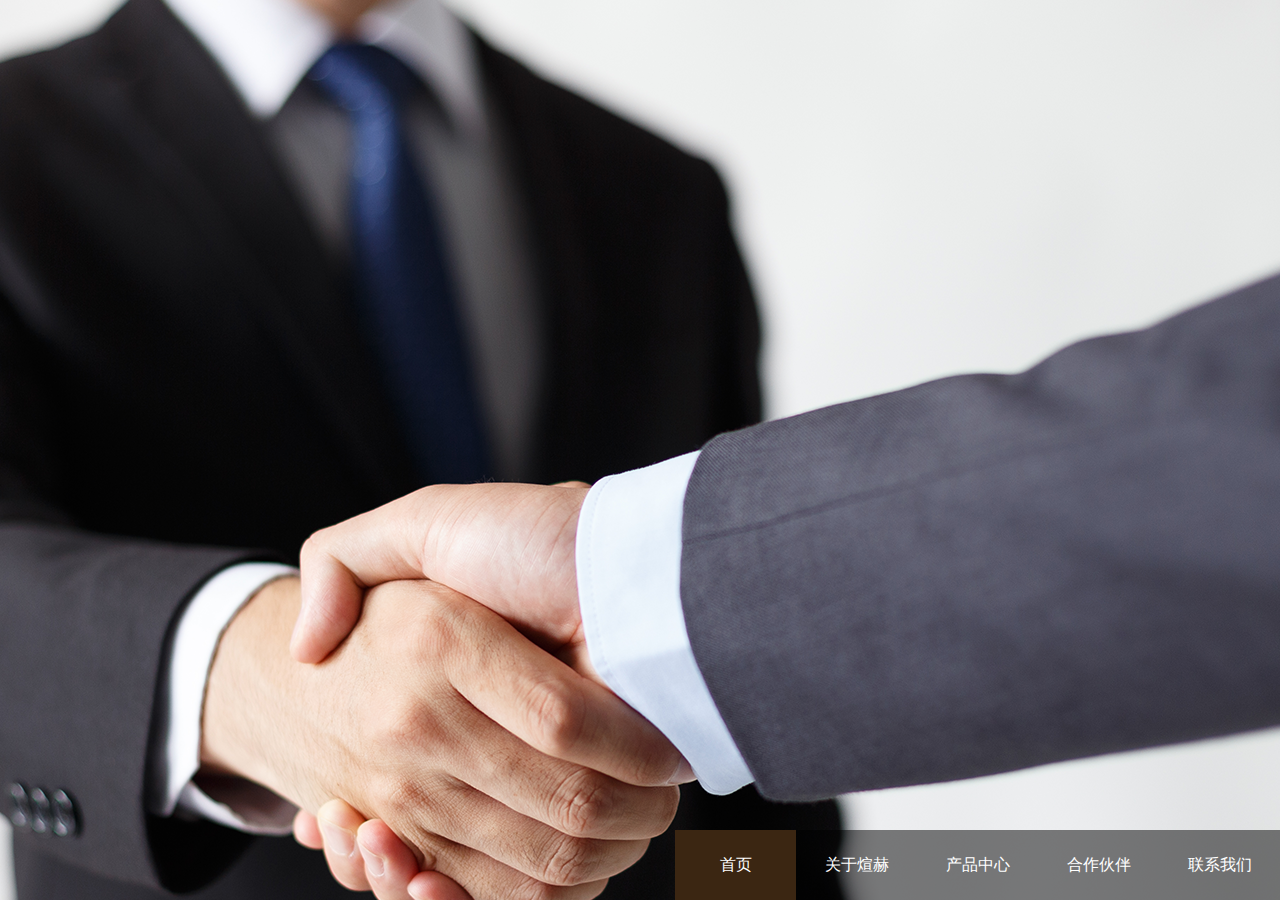
<file: item/index.html>
<!DOCTYPE html>
<html>
	<head>
		<meta charset="utf-8" />
		<meta name="viewport" content="width=device-width, initial-scale=1">
		<link rel="stylesheet" type="text/css" href="./css/reset.css"/>
		<link rel="stylesheet" href="./css/index.css">
		<link rel="stylesheet" href="./css/animate.css">
		<link rel="stylesheet" href="./images/tang/fonts/iconfont.css">
		<title>首页</title>
	</head>
	<body>
		<div class="x-box">
			<!-- 主体 -->
			<ul class="x-list">
				<!-- 第一部分 -->
				<li>
					<!-- 第一部分背景图 -->
					<img class="x-bannerimg" src="./images/tang/banner.png" alt="">
					<!-- 第一部分 图标 logo-->
					<div class="x-one-header">
						<div class="x-content">
							<div>
								<img src="./images/logo.png" >
							</div>
							<div>
								<a href=""><i class="iconfont icon-weixin"></i></a>
								<a href=""><i class="iconfont icon-weibo"></i></a>
								<a href="./pages/contact.html"><i class="iconfont icon-iconfront-"></i></a>
							</div>
						</div>
					</div>
					<!-- 第一部分中部内容 -->
					<div class="x-one-body">
						<div class="x-one-content">
							<ul>
								<li><p class="iconfont icon-jiangpairenzhengzhongyaoxianxing"></p>专注</li>
								<li><p class="iconfont icon-yongxinfuwu"></p>用心</li>
								<li><p class="iconfont icon-fuwu"></p>服务</li>
							</ul>
							<div class="x-one-wenzi">
								<p></p>
								<h1>以用户需求为核心</h1>
								<p></p>
								<span>用心打交道,全心全意服务客户,公司业务得到持续高速发展,也为员工提供了极大的发展空间。</span>
							</div>
							<div class="x-btn"><a href="./pages/about-xuan.html"><span>企业文化</span><i class="iconfont icon-youjiantou"></i></a></div>
						</div>
					</div>
					<!-- 第一部分底部导航 -->
					<div class="x-one-lists">
						<ul>
							<li><a href="./index.html">首页</a></li>
							<li><a href="./pages/about-xuan.html">关于煊赫</a></li>
							<li><a href="./pages/product.html">产品中心</a></li>
							<li><a href="./pages/press.html">合作伙伴</a></li>
							<li><a href="./pages/contact.html">联系我们</a></li>
						</ul>
					</div>
				</li>
				<!-- 第二部分 -->      
				<li class="x-tow">
					<div class="x-tow-content">
						<div class="x-tow-img">
							<img src="./images/tang/2-1.png" alt="">
						</div>
						<div class="x-tow-right">
							<img src="./images/tang/AboutUs.png" alt="">
							<img src="./images/tang/aboutxh.png" alt="">
							<p><span>公司以"专注,用心,服务"为核心价值,通过我们的专业水平和不懈努力为广大消费者提供优质的服务。多年来,北京煊赫电子商务有限公司一直秉承以用户需求为核心,在专注以产品零售和批发行业为基础的同时,提供用心周到的服务,赢得了众多消费者的信赖和好评。</span></p>
							<div class="x-btn"><a href="./pages/about-xuan.html">MORE</a></div>
						</div>
						<img class="x-tow-zbot" src="./images/tang/ABOUT.png" alt="">
					</div>
				</li>
				<!-- 第三部分 -->
				<li class="x-three" style="background:#f5f5f5;">
					<ul>
						<li>
							<div class="x-three-top">
								<div>
									<p>乳胶制品</p>
									<p>LATEX PRODUCT</p>
								</div>
								<img src="./images/tang/product1.png" alt="">
							</div>
							<div class="x-three-bottom">
								<div>
									<div class="x-three-button-num">
										<p>LATEX</p>
										<p>PRODUCT</p>
									</div>
									<div>
										<p>乳胶制品</p>
										<div class="x-btn"><a href="./pages/product.html">MORE</a></div>
									</div>
								</div>
							</div>
						</li>
						<li>
							<div class="x-three-top">
								<div>
									<p>智能产品</p>
									<p>INTELLIGENT PRODUCT</p>
								</div>
								<img src="./images/tang/product2.png" alt="">
							</div>
							<div class="x-three-bottom">
								<div>
									<div class="x-three-button-num">
										<p>INTELLIGENT</p>
										<p>PRODUCT</p>
									</div>
									<div>
										<p>智能产品</p>
										<div class="x-btn"><a href="./pages/product.html">MORE</a></div>
									</div>
								</div>
							</div>
						</li>
						<li>
							<div class="x-three-top">
								<div>
									<p>保健用品</p>
									<p>HEALTH SUPPLIES</p>
								</div>
								<img src="./images/tang/product3.png" alt="">
							</div>
							<div class="x-three-bottom">
								<div>
									<div class="x-three-button-num">
										<p>HEALTH</p>
										<p>SUPPLIES</p>
									</div>
									<div>
										<p>保健用品</p>
										<div class="x-btn"><a href="./pages/product.html">MORE</a></div>
									</div>
								</div>
							</div>
						</li>
						<li>
							<div class="x-three-top">
								<div>
									<p>无纺布纸巾</p>
									<p>NON-WOVEN TISSUE</p>
								</div>
								<img src="./images/tang/product4.png" alt="">
							</div>
							<div class="x-three-bottom">
								<div>
									<div class="x-three-button-num">
										<p>NON-WOVEN</p>
										<p>TISSUE</p>
									</div>
									<div>
										<p>无纺布纸巾</p>
										<div class="x-btn"><a href="./pages/product.html">MORE</a></div>
									</div>
								</div>
							</div>
						</li>
					</ul>
				</li>
				<!-- 第四部分 -->
				<li class="x-four" style="background:#ccc;">
					<img class="x-four-leftjiao" src="./images/tang/rect.png" alt="">
					<img class="x-four-di" src="./images/tang/Center.png" alt="">
					<div class="x-four-content">
						<div class="x-four-left">
							<img src="./images/tang/NewsCenter.png" alt="">
							<img src="./images/tang/news.png" alt="">
							<p><span>公司以"专注,用心,服务"为核心价值,通过我们的专业水平和不懈努力为广大消费者提供优质的服务。多年来,北京煊赫电子商务有限公司一直秉承以用户需求为核心,在专注以产品零售和批发行业为基础的同时,提供用心周到的服务,赢得了众多消费者的信赖和好评。</span></p>
							<div class="x-btn"><a href="./pages/press.html">MORE</a></div>
						</div>
						<div class="x-four-right">
							<div class="x-four-right-content">
								<img src="./images/tang/content.png" alt="">
								<div class="x-four-right-mb">
									<div>
										<span class="x-fourmb1">生命的诠释</span>
										<span class="x-fourmb2">2019/7/30</span>
									</div>
									<div>
										<span class="x-fourmb3">公司以"专注,用心,服务"为核心价值,通过我们的专业水平和不懈努力为广大消费者提供优质的服务。多年来,北京煊赫电子商务有限公司一直秉承以用户需求为核心,在专注以产品零售和批发行业为基础的同时,提供用心周到的服务,赢得了众多消费者的信赖和好评。<div class="x-btn"><a href="./pages/press.html"><i class="iconfont icon-youjiantou"></i></a></div></span>
									</div>
								</div>
							</div>
						</div>
					</div>
				</li>
				<!-- 第五部分 -->
				<li class="x-five">
					<div class="x-five-right">
						<img src="./images/tang/11.jpg" alt="">
						<p class="x-banquan">京ICP备09074249号-3 Copyright © 2015-2019 北京煊赫电子商务有限公司</p>
					</div>
					<div class="x-five-left">
						<div class="x-five-content">
							<img class="x-five-tlt1" src="./images/tang/Contactus.png" alt="">
							<img class="x-five-tlt2" src="./images/tang/contact.png" alt="">
							<p>
								<span>我们公司不仅仅提供专业细致的服务，同时还建立了完善的售后服务体系，我们公司主营业务乳胶系列产品赢得了众多消费者的青睐</span>
								<span>我们相信，通过我们的不断努力和追求，一定能够实现互利共赢，而且我们非常重视培养人才，实行任人唯贤的人力资源政策，积极培养有理想、有道德、有责任感、有协作精神的现代化员工队伍，同时积极引进先进的管理理念，采用规范化、科学化的管理方法不断壮大自身实力</span>
							</p>
							<div class="x-five1">
								<img src="./images/tang/layer.png" alt="">
								<ul>
									<li><i class="iconfont icon-dianhua"></i>13653689893</li>
									<li><i class="iconfont icon-youxiang"></i>89893@163.com</li>
									<li><i class="iconfont icon-weizhi"></i>北京市大兴区金苑路32号1楼2层221室</li>
								</ul>
							</div>
							<div class="x-five2">
								<ul>
									<li>技术支持</li>
									<li>合作单位</li>
									<li>招商加盟</li>
								</ul>
							</div>
						</div>
					</div>
				</li>
			</ul>
			<!-- 第二.三.四.五部分导航 -->
			<div class="x-box-lists">
				<div class="x-content">
					<div class="x-listlogo">
						<img src="./images/logo.png" >
					</div>
					<div class="x-box-list">
						<ul>
							<li><a href="./index.html" class="xx-active">首页</a></li>
							<li><a href="./pages/product.html">产品中心</a></li>
							<li><a href="./pages/about-xuan.html">关于煊赫</a></li>
							<li><a href="./pages/press.html">合作伙伴</a></li>
							<li><a href="./pages/contact.html">联系我们</a></li>
						</ul>
					</div>
					<div class="x-smallbiao">
						<a href=""><i class="iconfont icon-weixin"></i></a>
						<a href=""><i class="iconfont icon-weibo"></i></a>
						<a href="./pages/contact.html"><i class="iconfont icon-iconfront-"></i></a>
					</div>
				</div>
			</div>
			<!-- 右侧楼层按钮 -->
			<div class="x-rightlist">
				<ul class="x-rightlist-lists">
					<li><p></p></li>
					<li><p></p></li>
					<li><p></p></li>
					<li><p></p></li>
					<li><p></p></li>
				</ul>
				<div class="x-rightnum">
					<p>0<span class="x-rightnums">1</span></p>
					<p><span>05</span></p>
				</div>
			</div>
		</div>
	</body>
	<script src="./js/jquery-3.3.1.min.js"></script>
	<script src="./js/index.js"></script>
</html>
</file>
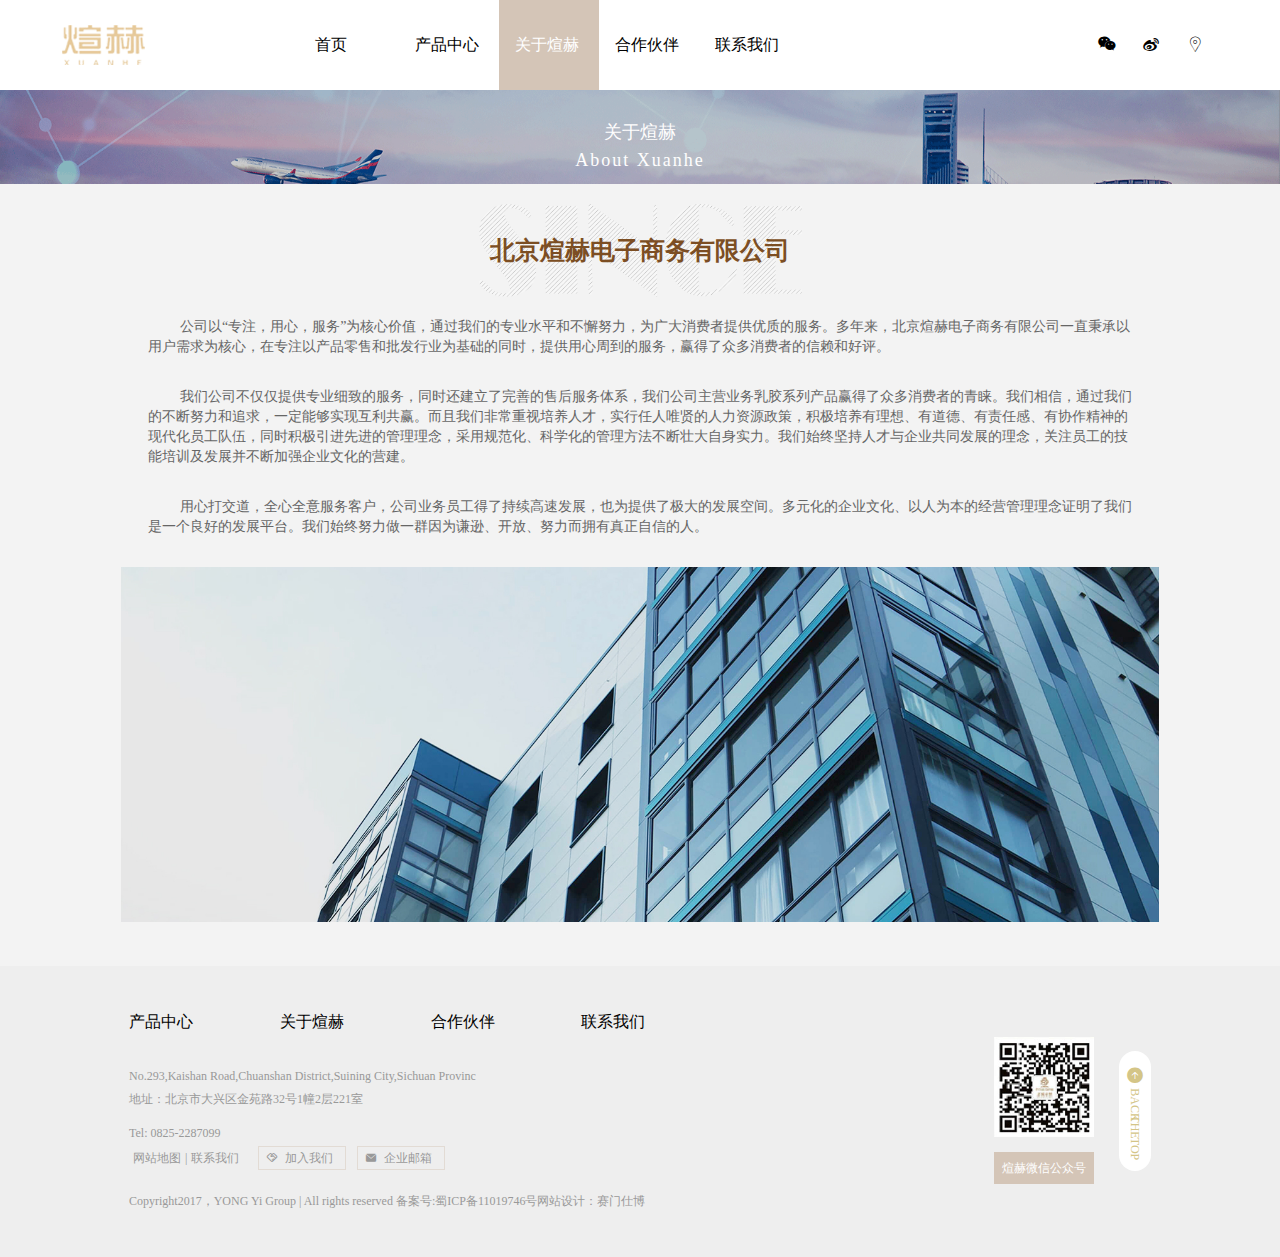
<file: item/pages/about-xuan.html>
<!DOCTYPE html>
<html>
	<head>
		<meta charset="utf-8">
		<title>关于煊赫</title>
		<meta name="viewport" content="width=device-width,initial-scale=1,minimum-scale=1,maximum-scale=1,user-scalable=no" />
		<link rel="stylesheet" href="../css/reset.css">
		<link rel="stylesheet" href="../css/base.css">
		<link rel="stylesheet" href="../css/about-xuan.css">
		<link rel="stylesheet" type="text/css" href="../images/tang/fonts/iconfont.css" />
		<script src="../js/jquery-3.3.1.min.js" type="text/javascript" charset="utf-8"></script>
		<script src="../js/base.js" type="text/javascript" charset="utf-8"></script>
	</head>
	<body>
		<!-- 导航 -->
		<div class="xx-box-lists">
			<div class="xx-content">
				<div class="xx-listlogo">
					<img src="../images/logo.png">
				</div>
				<div class="xx-box-list">
					<ul>
						<li><a href="../index.html">首页</a></li>
						<li><a href="./product.html">产品中心</a></li>
						<li><a href="./about-xuan.html" class="xx-active">关于煊赫</a></li>
						<li><a href="./press.html">合作伙伴</a></li>
						<li><a href="./contact.html">联系我们</a></li>
					</ul>
				</div>
				<div class="xx-smallbiao">
					<a href="javascript:;"><i class="iconfont icon-weixin"></i></a>
					<a href="javascript:;"><i class="iconfont icon-weibo"></i></a>
					<a href="./contact.html"><i class="iconfont icon-iconfront-"></i></a>
				</div>
			</div>
		</div>
		<!-- 主体 -->
		<div class="page-body" id="page-type-about-xuan">
			<div class="page-banner">
				<ul class="banner-img">
					<!-- <li class="active"><img src="../images/gen/03/about_xuanhe.png" alt=""></li> -->
					<div class="page-body-title" style="">
						<h1>关于煊赫</h1>
						<p>About Xuanhe</p>
					</div>
				</ul>
			</div>
			<div class="pageyTypearea">
				<div class="page-title">
					<span class="span">北京煊赫电子商务有限公司</span>
				</div>
				<div class="page-detail">
					<div class="page-detail-text">
						<p>
							公司以“专注，用心，服务”为核心价值，通过我们的专业水平和不懈努力，为广大消费者提供优质的服务。多年来，北京煊赫电子商务有限公司一直秉承以用户需求为核心，在专注以产品零售和批发行业为基础的同时，提供用心周到的服务，赢得了众多消费者的信赖和好评。</p>
						<p>我们公司不仅仅提供专业细致的服务，同时还建立了完善的售后服务体系，我们公司主营业务乳胶系列产品赢得了众多消费者的青睐。我们相信，通过我们的不断努力和追求，一定能够实现互利共赢。而且我们非常重视培养人才，实行任人唯贤的人力资源政策，积极培养有理想、有道德、有责任感、有协作精神的现代化员工队伍，同时积极引进先进的管理理念，采用规范化、科学化的管理方法不断壮大自身实力。我们始终坚持人才与企业共同发展的理念，关注员工的技能培训及发展并不断加强企业文化的营建。</p>
						<p> 用心打交道，全心全意服务客户，公司业务员工得了持续高速发展，也为提供了极大的发展空间。多元化的企业文化、以人为本的经营管理理念证明了我们是一个良好的发展平台。我们始终努力做一群因为谦逊、开放、努力而拥有真正自信的人。</p>
					</div>
					<div class="page-detail-img">
						<img src="../images/gen/03/botton-img.jpg" alt="">
					</div>
				</div>
			</div>
		</div>
		<!-- 底部 -->
		<footer>
			<div class="footer-content">
				<div class="footer_left">
					<ul>
						<li><a href="./product.html">产品中心</a></li>
						<li><a href="./about-xuan.html">关于煊赫</a></li>
						<li><a href="./press.html">合作伙伴</a></li>
						<li><a href="./contact.html">联系我们</a></li>
					</ul>
					<div class="txt">
						<p>No.293,Kaishan Road,Chuanshan District,Suining City,Sichuan Provinc</p>
						<p>地址：北京市大兴区金苑路32号1幢2层221室</p>
					</div>
					<div class="tel">
						<p>Tel: 0825-2287099</p>
						<div class="tel-con">
							<p><span>网站地图</span>|<span>联系我们</span></p>
							<p><a href="./contact.html"><i class="iconfont icon-jiaruwomen"></i>加入我们</a><a href="./contact.html"><i class="iconfont icon-youxiang"></i>企业邮箱</a></p>
						</div>
					</div>
					<p class="text">Copyright2017，YONG Yi Group | All rights reserved 备案号:蜀ICP备11019746号网站设计：赛门仕博</p>
				</div>
				<div class="footer_right">
					<div class="img">
						<img src="../images/tang/wechat.png" alt="...">
						<p class="p">煊赫微信公众号</p>
					</div>
					<a href="#" class="top"><i class="iconfont icon-fanhuidingbu"></i><span>BACK</span><span>THE</span><span>TOP</span></a>
				</div>
			</div>
		</footer>
	</body>
</html>
</file>
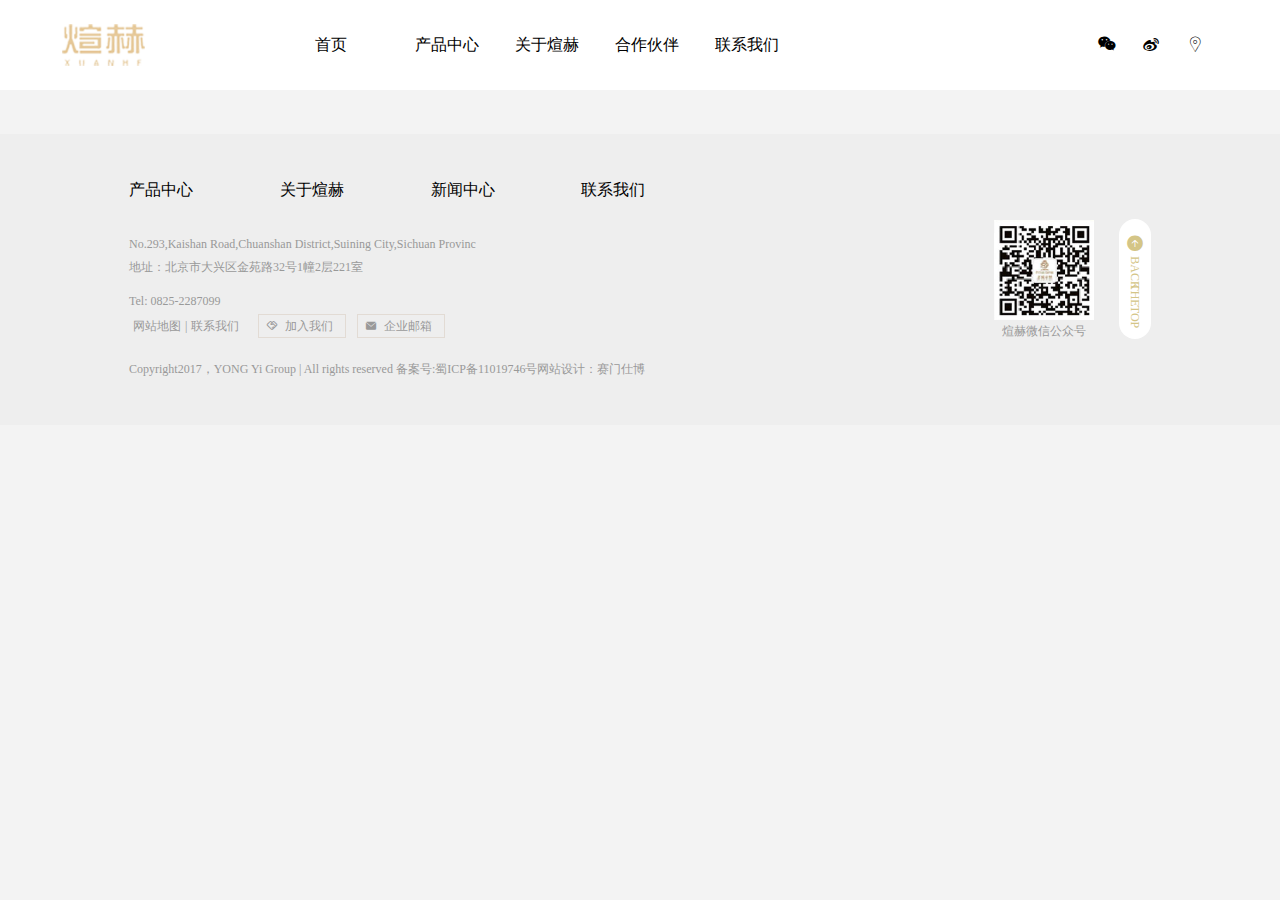
<file: item/pages/base.html>
<!DOCTYPE html>
<html>
	<head>
		<meta charset="utf-8" />
		<meta name="viewport" content="width=device-width, initial-scale=1">
		<link rel="stylesheet" href="../css/reset.css">
		<link rel="stylesheet" href="../css/font/iconfont.css">
		<link rel="stylesheet" href="../images/tang/fonts/iconfont.css">
		<link rel="stylesheet" type="text/css" href="../css/base.css"/>
		<title></title>
	</head>
	<body>
		<!-- 导航 -->
		<div class="xx-box-lists">
			<div class="xx-content">
				<div class="xx-listlogo">
					<img src="../images/mao/logo_03.png" >
				</div>
				<div class="xx-box-list">
					<ul>
						<li><a href="../index.html">首页</a></li>
						<li><a href="./product.html">产品中心</a></li>
						<li><a href="./about-xuan.html">关于煊赫</a></li>
						<li><a href="./press.html">合作伙伴</a></li>
						<li><a href="./contact.html">联系我们</a></li>
					</ul>
				</div>
				<div class="xx-smallbiao">
					<a href=""><i class="iconfont icon-weixin"></i></a>
					<a href=""><i class="iconfont icon-weibo"></i></a>
					<a href=""><i class="iconfont icon-iconfront-"></i></a>
				</div>
				<div class="xx-web">
					<p><i class="iconfont icon-quanbu"></i></p>
					<ul class="box-list">
						<li><a href="../index.html">首页</a></li>
						<li><a href="./product.html">产品中心</a></li>
						<li><a href="./about-xuan.html">关于煊赫</a></li>
						<li><a href="./press.html">合作伙伴</a></li>
						<li><a href="./contact.html">联系我们</a></li>
					</ul>
				</div>
				
			</div>
		</div>
		
		
		
		<!-- 底部 -->
		<footer>
			<div class="footer-content">
				<div class="footer_left">
					<ul>
						<li><a href="./product.html">产品中心</a></li>
						<li><a href="./about-xuan.html">关于煊赫</a></li>
						<li><a href="./press.html">新闻中心</a></li>
						<li><a href="./contact.html">联系我们</a></li>
					</ul>
					<div class="txt">
						<p>No.293,Kaishan Road,Chuanshan District,Suining City,Sichuan Provinc</p>
						<p>地址：北京市大兴区金苑路32号1幢2层221室</p>
					</div>
					<div class="tel">
						<p>Tel: 0825-2287099</p>
						<div class="tel-con">
							<p><span>网站地图</span>|<span>联系我们</span></p>
							<p><a href="./contact.html"><i class="iconfont icon-jiaruwomen"></i>加入我们</a><a href="./contact.html"><i class="iconfont icon-youxiang"></i>企业邮箱</a></p>
						</div>
					</div>
					<p class="text">Copyright2017，YONG Yi Group | All rights reserved 备案号:蜀ICP备11019746号网站设计：赛门仕博</p>
				</div>
				<div class="footer_right">
					<div class="img">
						<img src="../images/tang/wechat.png" alt="...">
						<p>煊赫微信公众号</p>
					</div>
					<a href="#" class="top"><i class="iconfont icon-fanhuidingbu"></i><span>BACK</span><span>THE</span><span>TOP</span></a>
				</div>
			</div>
		</footer>

	</body>
	<script src="../js/jquery-3.3.1.min.js"></script>
	<script src="../js/base.js"></script>
</html>
</file>
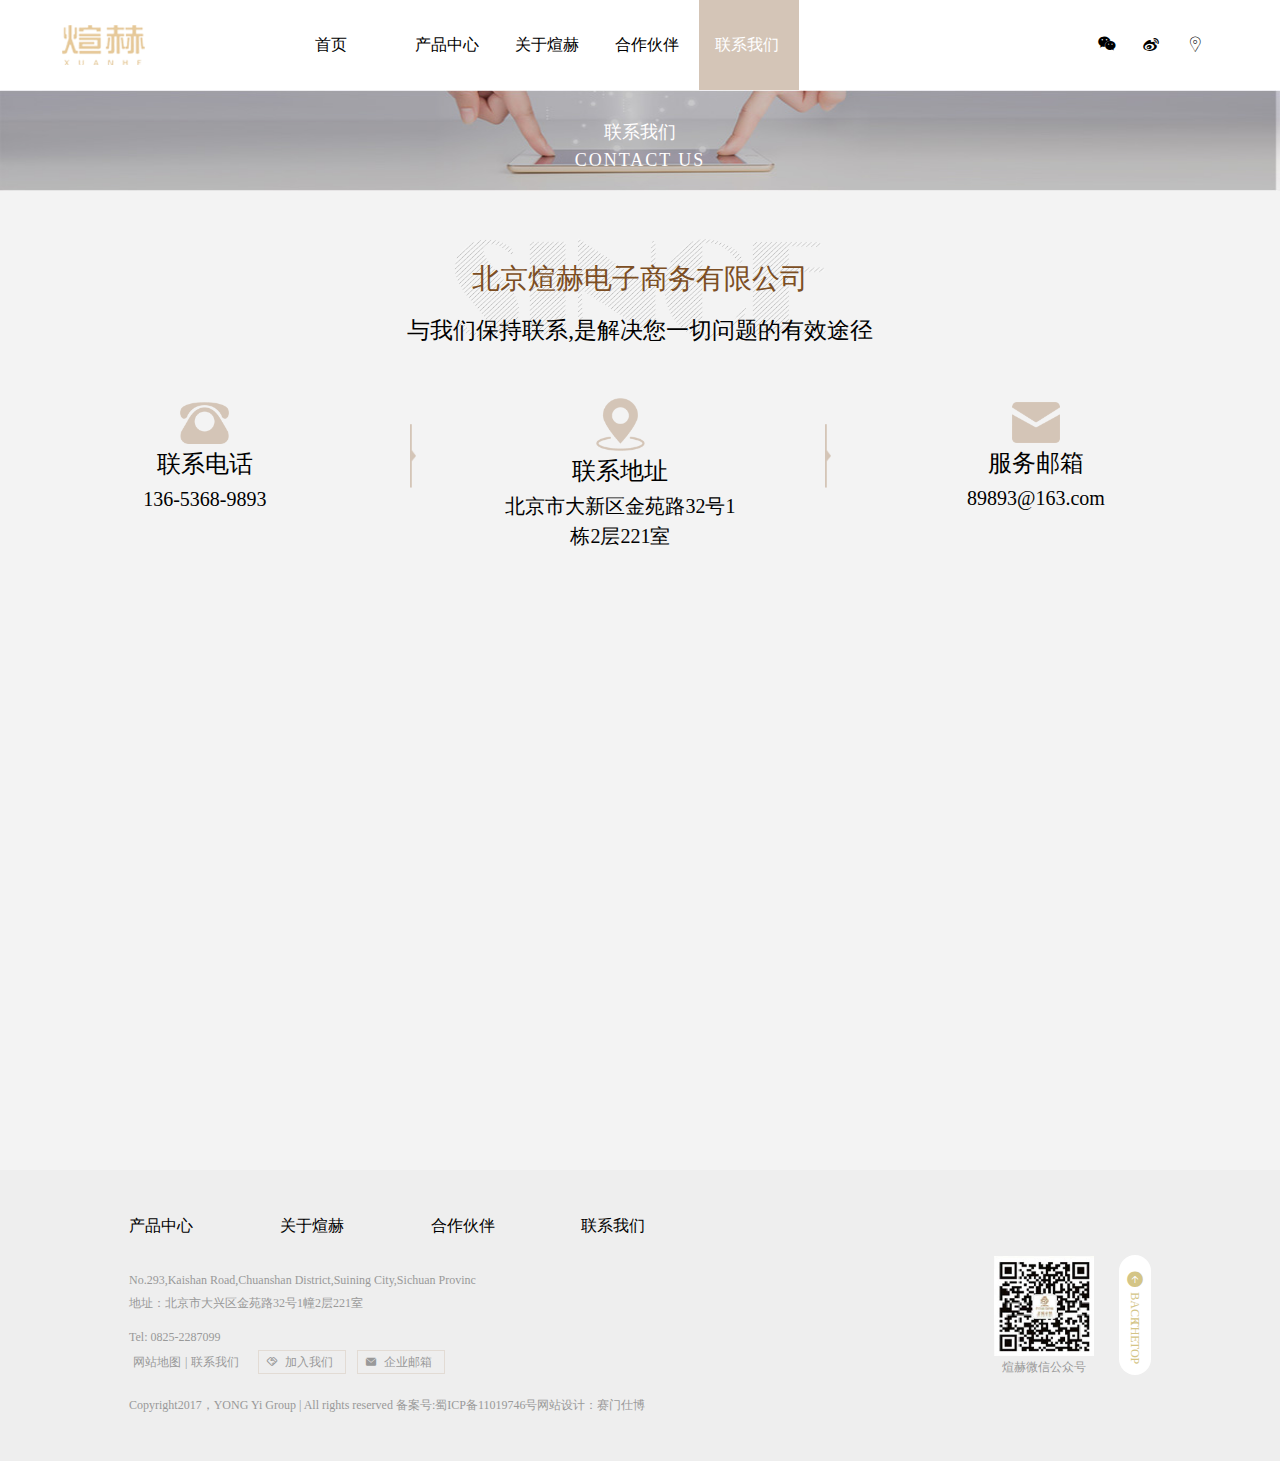
<file: item/pages/contact.html>
<!DOCTYPE html>
<html>
	<head>
		<meta charset="UTF-8">
		<title>联系我们</title>
		<link rel="stylesheet" type="text/css" href="../css/reset.css"/>
		<link rel="stylesheet" type="text/css" href="../css/contact.css"/>
		<link rel="stylesheet" type="text/css" href="../css/base.css"/>
		<link rel="stylesheet" type="text/css" href="../images/tang/fonts/iconfont.css"/>
		
		
		<script src="../js/jquery-3.3.1.min.js" type="text/javascript" charset="utf-8"></script>
		<script src="../js/base.js" type="text/javascript" charset="utf-8"></script>
	</head>
	<body>
		<!-- 导航 -->
		<div class="xx-box-lists">
			<div class="xx-content">
				<div class="xx-listlogo">
					<img src="../images/logo.png" >
				</div>
				<div class="xx-box-list">
					<ul>
						<li><a href="../index.html">首页</a></li>
						<li><a href="./product.html">产品中心</a></li>
						<li><a href="./about-xuan.html">关于煊赫</a></li>
						<li><a href="./press.html">合作伙伴</a></li>
						<li><a class="xx-active" href="./contact.html">联系我们</a></li>
					</ul>
				</div>
				<div class="xx-smallbiao">
					<a href=""><i class="iconfont icon-weixin"></i></a>
					<a href=""><i class="iconfont icon-weibo"></i></a>
					<a href="contact.html"><i class="iconfont icon-iconfront-"></i></a>
				</div>
			</div>
		</div>
		
		    <div id="M-cont-box">
		    	<!--导航图-->
				<div class="page-body-title" style="">
					<h1>联系我们</h1>
					<p>CONTACT US</p>	
				</div>
		   		<!--煊赫-->
		   		<div class="M-cont-text">
		   			<p>北京煊赫电子商务有限公司</p>
		   			<p>与我们保持联系,是解决您一切问题的有效途径</p>
		   		</div>     			
		    	<!--联系我们列表-->
		    	<div class="M-cont-ulist">
		    		<ul class="M-cont-Ul">
		    			<li>
		    				<img src="../images/mao/ss2.png"/>
		    				<p>联系电话</p>
		    				<span>136-5368-9893</span>
		    			</li>
						<li class="line"><img src="../images/mao/line_07.png" ></li>
		    			<li>
		    				<img src="../images/mao/ss1.png"/>
		    				<p>联系地址</p>
		    				<span>北京市大新区金苑路32号1</br>栋2层221室</span>
		    			</li>
						<li class="line"><img src="../images/mao/line_07.png" ></li>
		    			<li>
		    				<img src="../images/mao/yus1.png"/>
		    				<p>服务邮箱</p>
		    				<span>89893@163.com</span>
		    			</li>
		    		</ul>
		    	</div>
		    	<!--百度地图-->
		    	 <div id="allMap"></div>
		    </div>
		    <!-- 底部 -->
		<footer>
			<div class="footer-content">
				<div class="footer_left">
					<ul>
						<li><a href="./product.html">产品中心</a></li>
						<li><a href="./about-xuan.html">关于煊赫</a></li>
						<li><a href="./press.html">合作伙伴</a></li>
						<li><a href="./contact.html">联系我们</a></li>
					</ul>
					<div class="txt">
						<p>No.293,Kaishan Road,Chuanshan District,Suining City,Sichuan Provinc</p>
						<p>地址：北京市大兴区金苑路32号1幢2层221室</p>
					</div>
					<div class="tel">
						<p>Tel: 0825-2287099</p>
						<div class="tel-con">
							<p><span>网站地图</span>|<span>联系我们</span></p>
							<p><a href="./contact.html"><i class="iconfont icon-jiaruwomen"></i>加入我们</a><a href="./contact.html"><i class="iconfont icon-youxiang"></i>企业邮箱</a></p>
						</div>
					</div>
					<p class="text">Copyright2017，YONG Yi Group | All rights reserved 备案号:蜀ICP备11019746号网站设计：赛门仕博</p>
				</div>
				<div class="footer_right">
					<div class="img">
						<img src="../images/tang/wechat.png" alt="...">
						<p>煊赫微信公众号</p>
					</div>
					<a href="#" class="top"><i class="iconfont icon-fanhuidingbu"></i><span>BACK</span><span>THE</span><span>TOP</span></a>
				</div>
			</div>
		</footer>

		
	</body>
	
<script type="text/javascript" src="http://api.map.baidu.com/api?v=2.0&ak=Tsysj1oxCFHwq527G3H58C7gydhFeLhU"></script>
 
 <script type="text/javascript">

	// 百度地图API功能
	var map = new BMap.Map("allMap");
	var point = new BMap.Point(116.370125,39.764925);
	var marker = new BMap.Marker(point);  // 创建标注
	map.addOverlay(marker);              // 将标注添加到地图中
	map.centerAndZoom(point, 15);
	var opts = {
	  width : 600,     // 信息窗口宽度
	  height: 140,     // 信息窗口高度
	  color:"#fff",
	  enableMessage:true,//设置允许信息窗发送短息
	  message:""
	}
	var infoWindow = new BMap.InfoWindow("", opts);  // 创建信息窗口对象 
	marker.addEventListener("click", function(){          
		map.openInfoWindow(infoWindow,point); //开启信息窗口
	});
	 map.enableScrollWheelZoom(true); 

</script>
 
</html>
</file>
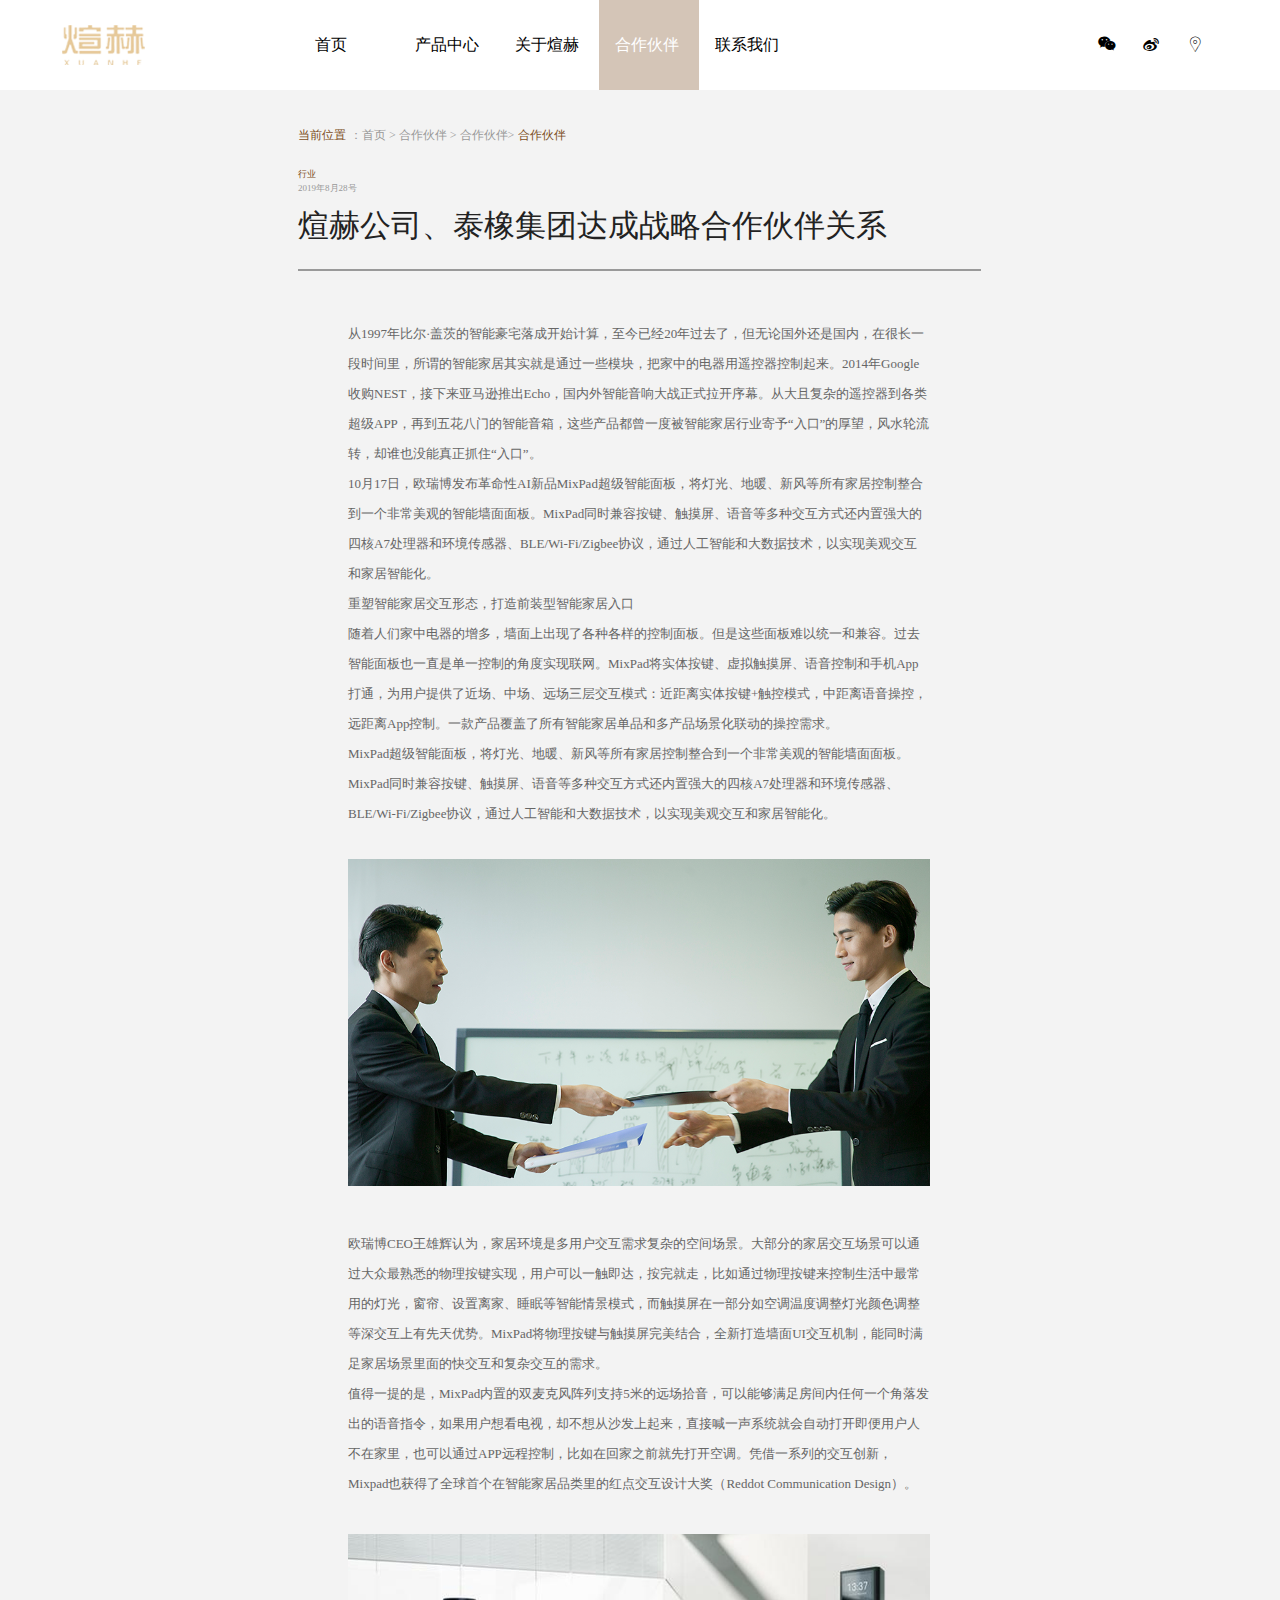
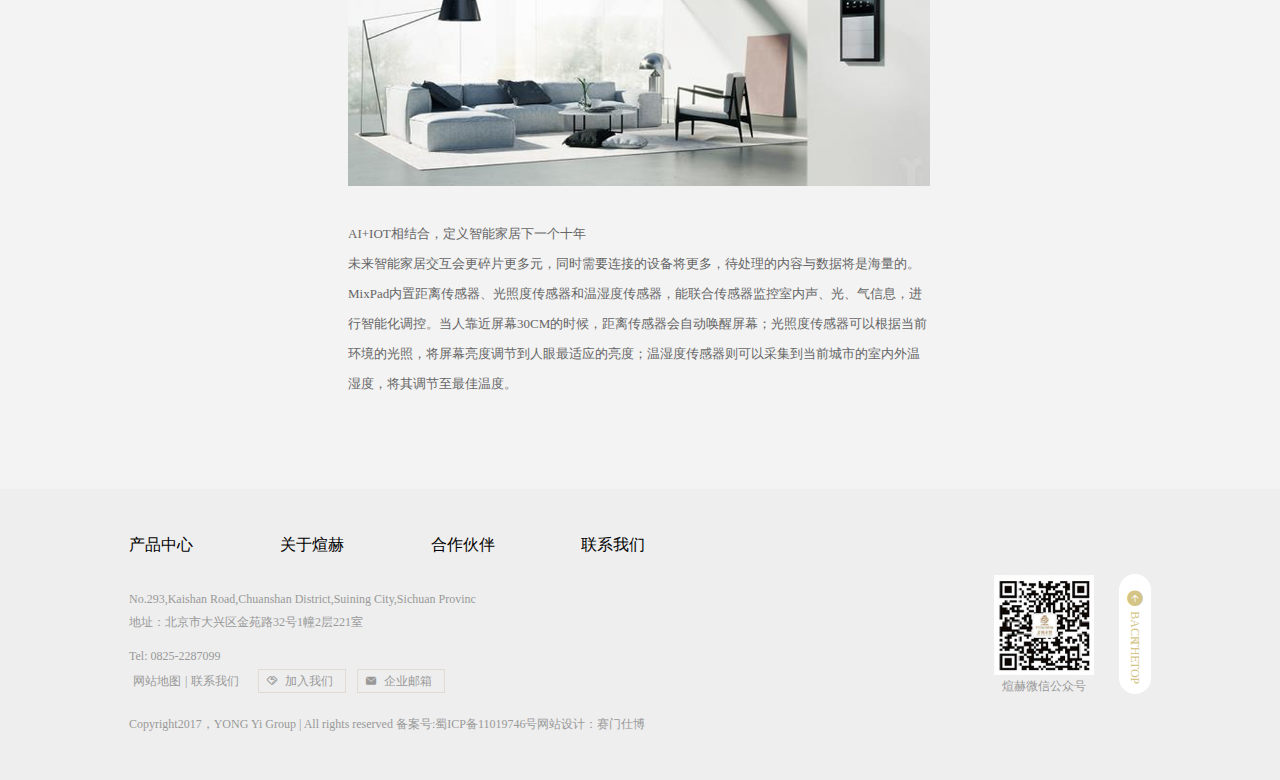
<file: item/pages/details.html>
<!DOCTYPE html>
<html>
	<head>
		<meta charset="UTF-8">
		<title></title>
		<link rel="stylesheet" type="text/css" href="../css/reset.css" />
		<link rel="stylesheet" type="text/css" href="../css/details.css" />
		<link rel="stylesheet" type="text/css" href="../css/base.css" />
		<link rel="stylesheet" type="text/css" href="../css/animate.css" />
		<link rel="stylesheet" type="text/css" href="../images/tang/fonts/iconfont.css" />
		<link rel="stylesheet" type="text/css" href="../css/animate.css" />

	</head>
	<body>
		<!-- 导航 -->
		<div class="xx-box-lists">
			<div class="xx-content">
				<div class="xx-listlogo">
					<img src="../images/logo.png">
				</div>
				<div class="xx-box-list">
					<ul>
						<li><a href="../index.html">首页</a></li>
						<li><a href="product.html">产品中心</a></li>
						<li><a href="about-xuan.html">关于煊赫</a></li>
						<li><a class="xx-active" href="press.html">合作伙伴</a></li>
						<li><a href="contact.html">联系我们</a></li>
					</ul>
				</div>
				<div class="xx-smallbiao">
					<a href=""><i class="iconfont icon-weixin"></i></a>
					<a href=""><i class="iconfont icon-weibo"></i></a>
					<a href="contact.html"><i class="iconfont icon-iconfront-"></i></a>
				</div>
			</div>
		</div>
		<div class="M-sex-box">


			<div class="M-sex-diu">
				<!--网址的详情位置显示-->
				<div class="M-box-shou">
					<p>当前位置</p>
					<p>：首页 > 合作伙伴 > 合作伙伴></p>
					<p>合作伙伴</p>
				</div>
				<!--时间-->
				<div class="M-box-out">
					<p>行业</p>
					<p>2019年8月28号</p>
				</div>
				<!--公司合作-->
				<div class="M-box-woe">
					<h2>煊赫公司、泰橡集团达成战略合作伙伴关系</h2>
				</div>
				<!--线长-->
				<div class="M-br"></div>

				<!--新闻信息-->
				<div class="M-text-details">
					<p>
						从1997年比尔·盖茨的智能豪宅落成开始计算，至今已经20年过去了，但无论国外还是国内，在很长一段时间里，所谓的智能家居其实就是通过一些模块，把家中的电器用遥控器控制起来。2014年Google收购NEST，接下来亚马逊推出Echo，国内外智能音响大战正式拉开序幕。从大且复杂的遥控器到各类超级APP，再到五花八门的智能音箱，这些产品都曾一度被智能家居行业寄予“入口”的厚望，风水轮流转，却谁也没能真正抓住“入口”。
					</p>
					<p>
						10月17日，欧瑞博发布革命性AI新品MixPad超级智能面板，将灯光、地暖、新风等所有家居控制整合到一个非常美观的智能墙面面板。MixPad同时兼容按键、触摸屏、语音等多种交互方式还内置强大的四核A7处理器和环境传感器、BLE/Wi-Fi/Zigbee协议，通过人工智能和大数据技术，以实现美观交互和家居智能化。
					</p>
					<p>
						重塑智能家居交互形态，打造前装型智能家居入口
					</p>
					<p>
						随着人们家中电器的增多，墙面上出现了各种各样的控制面板。但是这些面板难以统一和兼容。过去智能面板也一直是单一控制的角度实现联网。MixPad将实体按键、虚拟触摸屏、语音控制和手机App打通，为用户提供了近场、中场、远场三层交互模式：近距离实体按键+触控模式，中距离语音操控，远距离App控制。一款产品覆盖了所有智能家居单品和多产品场景化联动的操控需求。
					</p>
					<p>
						MixPad超级智能面板，将灯光、地暖、新风等所有家居控制整合到一个非常美观的智能墙面面板。MixPad同时兼容按键、触摸屏、语音等多种交互方式还内置强大的四核A7处理器和环境传感器、BLE/Wi-Fi/Zigbee协议，通过人工智能和大数据技术，以实现美观交互和家居智能化。
					</p>
					<img class="M-details-img1" src="../images/mao/detail1.png" />
					<p style="margin-top: 40px;">
						欧瑞博CEO王雄辉认为，家居环境是多用户交互需求复杂的空间场景。大部分的家居交互场景可以通过大众最熟悉的物理按键实现，用户可以一触即达，按完就走，比如通过物理按键来控制生活中最常用的灯光，窗帘、设置离家、睡眠等智能情景模式，而触摸屏在一部分如空调温度调整灯光颜色调整等深交互上有先天优势。MixPad将物理按键与触摸屏完美结合，全新打造墙面UI交互机制，能同时满足家居场景里面的快交互和复杂交互的需求。
					</p>
					<p>
						值得一提的是，MixPad内置的双麦克风阵列支持5米的远场拾音，可以能够满足房间内任何一个角落发出的语音指令，如果用户想看电视，却不想从沙发上起来，直接喊一声系统就会自动打开即便用户人不在家里，也可以通过APP远程控制，比如在回家之前就先打开空调。凭借一系列的交互创新，Mixpad也获得了全球首个在智能家居品类里的红点交互设计大奖（Reddot
						Communication Design）。
					</p>
					<img class="M-details-img2" src="../images/mao/detail2.png" />
					<p style="margin-top: 30px;">
						AI+IOT相结合，定义智能家居下一个十年
					</p>
					<p>
						未来智能家居交互会更碎片更多元，同时需要连接的设备将更多，待处理的内容与数据将是海量的。MixPad内置距离传感器、光照度传感器和温湿度传感器，能联合传感器监控室内声、光、气信息，进行智能化调控。当人靠近屏幕30CM的时候，距离传感器会自动唤醒屏幕；光照度传感器可以根据当前环境的光照，将屏幕亮度调节到人眼最适应的亮度；温湿度传感器则可以采集到当前城市的室内外温湿度，将其调节至最佳温度。
					</p>
				</div>

			</div>


		</div>

		<!-- 底部 -->
		<footer style="margin-top: 90px;">
			<div class="footer-content">
				<div class="footer_left">
					<ul>
						<li><a href="product.html">产品中心</a></li>
						<li><a href="about-xuan.html">关于煊赫</a></li>
						<li><a href="details.html">合作伙伴</a></li>
						<li><a href="contact.html">联系我们</a></li>
					</ul>
					<div class="txt">
						<p>No.293,Kaishan Road,Chuanshan District,Suining City,Sichuan Provinc</p>
						<p>地址：北京市大兴区金苑路32号1幢2层221室</p>
					</div>
					<div class="tel">
						<p>Tel: 0825-2287099</p>
						<div class="tel-con">
							<p><span>网站地图</span>|<span>联系我们</span></p>
							<p><a href="#"><i class="iconfont icon-jiaruwomen"></i>加入我们</a><a href="#"><i class="iconfont icon-youxiang"></i>企业邮箱</a></p>
						</div>
					</div>
					<p class="text">Copyright2017，YONG Yi Group | All rights reserved 备案号:蜀ICP备11019746号网站设计：赛门仕博</p>
				</div>
				<div class="footer_right">
					<div class="img">
						<img src="../images/tang/wechat.png" alt="...">
						<p>煊赫微信公众号</p>
					</div>
					<a href="#" class="top"><i class="iconfont icon-fanhuidingbu"></i><span>BACK</span><span>THE</span><span>TOP</span></a>
				</div>
			</div>
		</footer>
	</body>

	<script src="../js/jquery-3.3.1.min.js" type="text/javascript" charset="utf-8"></script>
	<script src="../js/base.js" type="text/javascript" charset="utf-8"></script>
</html>
</file>
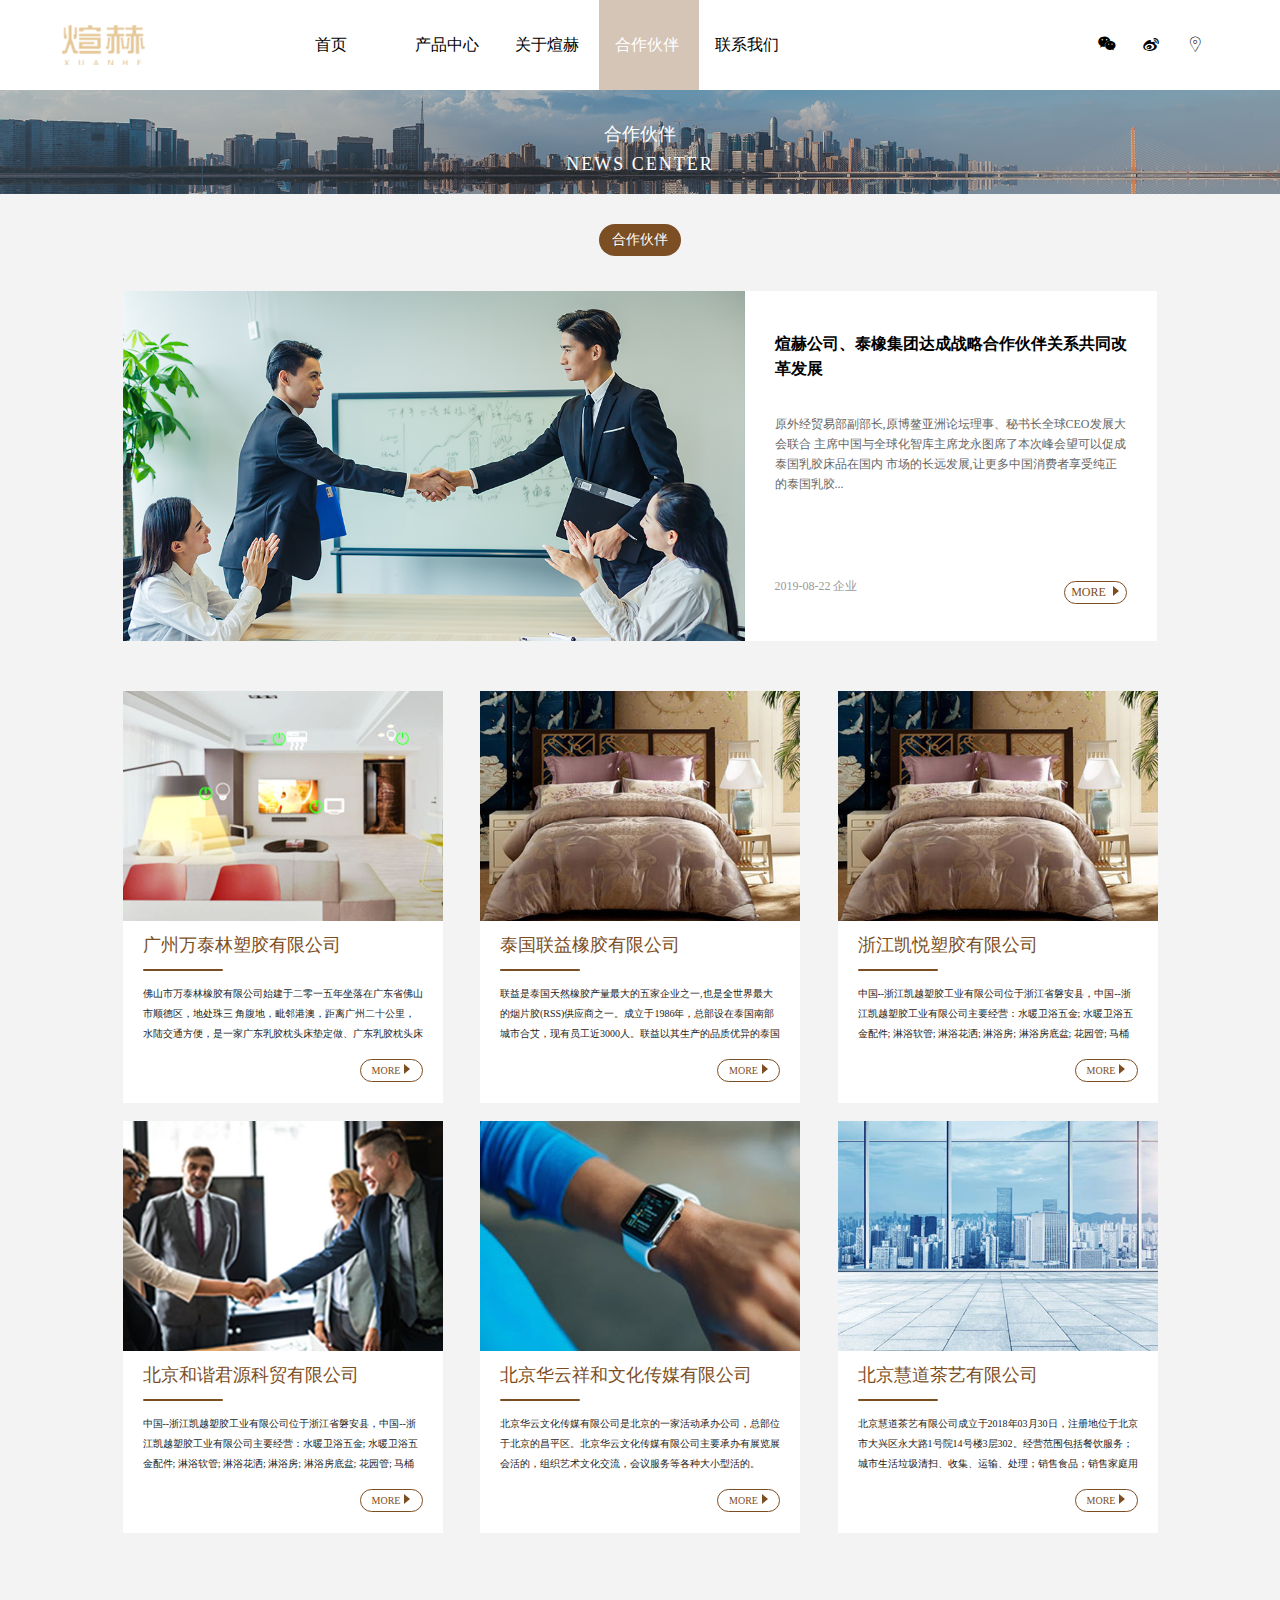
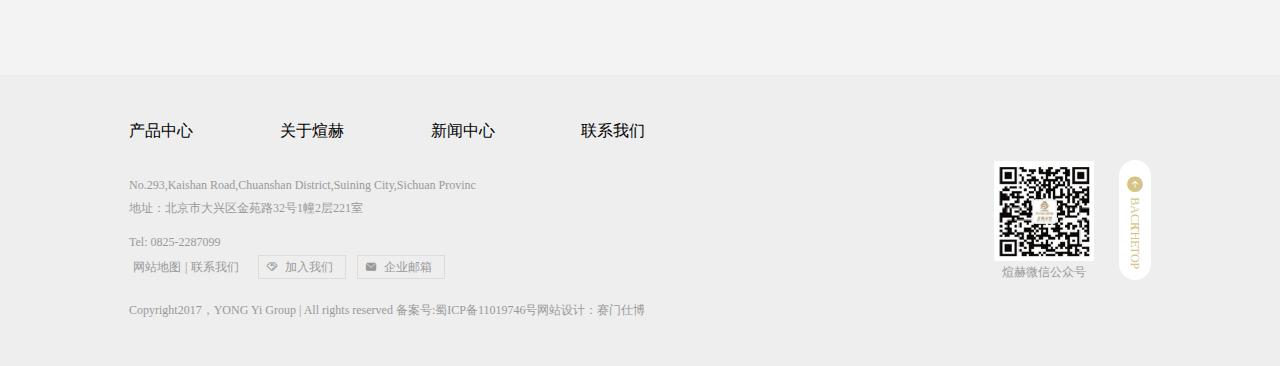
<file: item/pages/press.html>
<!DOCTYPE html>
<html>
	<head>
		<meta charset="UTF-8">
		<title>合作伙伴</title>
		<link rel="stylesheet" type="text/css" href="../css/reset.css" />
		<link rel="stylesheet" type="text/css" href="../css/press.css" />
		<link rel="stylesheet" type="text/css" href="../css/base.css" />
		<link rel="stylesheet" type="text/css" href="../js/jq-page/pagination.css" />
		<link rel="stylesheet" type="text/css" href="../images/gen/font/iconfont.css" />
		<link rel="stylesheet" type="text/css" href="../images/tang/fonts/iconfont.css" />
		<link rel="stylesheet" type="text/css" href="../css/animate.css" />
		<script src="../js/jq-page/pagination.js" type="text/javascript" charset="utf-8"></script>
	</head>
	<body>

		<!-- 导航 -->
		<div class="xx-box-lists">
			<div class="xx-content">
				<div class="xx-listlogo">
					<img src="../images/logo.png">
				</div>
				<div class="xx-box-list">
					<ul>
						<li><a href="../index.html">首页</a></li>
						<li><a href="./product.html">产品中心</a></li>
						<li><a href="./about-xuan.html">关于煊赫</a></li>
						<li><a class="xx-active" href="./press.html">合作伙伴</a></li>
						<li><a href="./contact.html">联系我们</a></li>
					</ul>
				</div>
				<div class="xx-smallbiao">
					<a href=""><i class="iconfont icon-weixin"></i></a>
					<a href=""><i class="iconfont icon-weibo"></i></a>
					<a href="contact.html"><i class="iconfont icon-iconfront-"></i></a>
				</div>
			</div>
		</div>


		<div class="M-box">
			<p>合作伙伴</p> <!-- class="M-header-text-1"  class="M-header-text-2"-->
			<p>NEWS CENTER</p>
		</div>

		<!--楼层开始-->
		<div class="M-floor">
			<div class="M-floor-box">
				<div class="v-list">
					<ul class="list">
						<li class="active">
							<p>合作伙伴</p>
						</li>
						<!-- <li>
								<p>行业动态</p>
							</li> -->
					</ul>

				</div>

				<div class="floor-out">
					<div class="floor-box-left">
						<img src="../images/mao/largestlphitmer3k.png" />
					</div>
					<div class="floor-box-right">
						<h4 class="text-h4">煊赫公司、泰橡集团达成战略合作伙伴关系共同改革发展</h4>
						<p class="text-floor-box">原外经贸易部副部长,原博鳌亚洲论坛理事、秘书长全球CEO发展大会联合
							主席中国与全球化智库主席龙永图席了本次峰会望可以促成泰国乳胶床品在国内
							市场的长远发展,让更多中国消费者享受纯正的泰国乳胶...
						</p>
						<div class="floor-xbox">
							<p>2019-08-22 企业</p>
							<a href="#" class="floor-xbox-btn">
								MORE
								<span class="carte-right"></span>
							</a>
						</div>
					</div>
				</div>
				<div class="floor-ul-List-wrap">
					<div class="floor-ul-List">
						<!--<ul class="M-List">
						 	<li class="list-uLi">
						 		<div>
						 			<figure><img src="../images/mao/ss3.png"/></figure>
						 			
							 		<div class="list-uLi-box">
							 			<h2>智能科技</h2>
							 			<span>2019-08-22</span>
							 			<span class="width-55"></span>
							 			<p>智能家居和普通家具究竟有何不同?  近两年全球正在悄悄的燃起一场智能化的革命</p>
							 			<a href="#" class="floor-xbox-btn">
											MORE
										</a>
							 		</div>
						 		</div>
						 		
						 	</li>
						 	
						 </ul>-->
					</div>
				</div>

				<div class="page_box">

				</div>
				<!--分页器-->
				<!-- <div id="page"></div> -->
			</div>
			<!-- 底部 -->

		</div>
		<footer>
			<div class="footer-content">
				<div class="footer_left">
					<ul>
						<li><a href="./product.html">产品中心</a></li>
						<li><a href="./about-xuan.html">关于煊赫</a></li>
						<li><a href="./press.html">新闻中心</a></li>
						<li><a href="./contact.html">联系我们</a></li>
					</ul>
					<div class="txt">
						<p>No.293,Kaishan Road,Chuanshan District,Suining City,Sichuan Provinc</p>
						<p>地址：北京市大兴区金苑路32号1幢2层221室</p>
					</div>
					<div class="tel">
						<p>Tel: 0825-2287099</p>
						<div class="tel-con">
							<p><span>网站地图</span>|<span>联系我们</span></p>
							<p><a href="./contact.html"><i class="iconfont icon-jiaruwomen"></i>加入我们</a><a href="./contact.html"><i class="iconfont icon-youxiang"></i>企业邮箱</a></p>
						</div>
					</div>
					<p class="text">Copyright2017，YONG Yi Group | All rights reserved 备案号:蜀ICP备11019746号网站设计：赛门仕博</p>
				</div>
				<div class="footer_right">
					<div class="img">
						<img src="../images/tang/wechat.png" alt="...">
						<p>煊赫微信公众号</p>
					</div>
					<a href="#" class="top"><i class="iconfont icon-fanhuidingbu"></i><span>BACK</span><span>THE</span><span>TOP</span></a>
				</div>
			</div>
		</footer>

		<script src="../js/jquery-3.3.1.min.js" type="text/javascript" charset="utf-8"></script>
		<script src="../js/press.js" type="text/javascript" charset="utf-8"></script>
		<script src="../js/base.js" type="text/javascript" charset="utf-8"></script>

	</body>
</html>
</file>
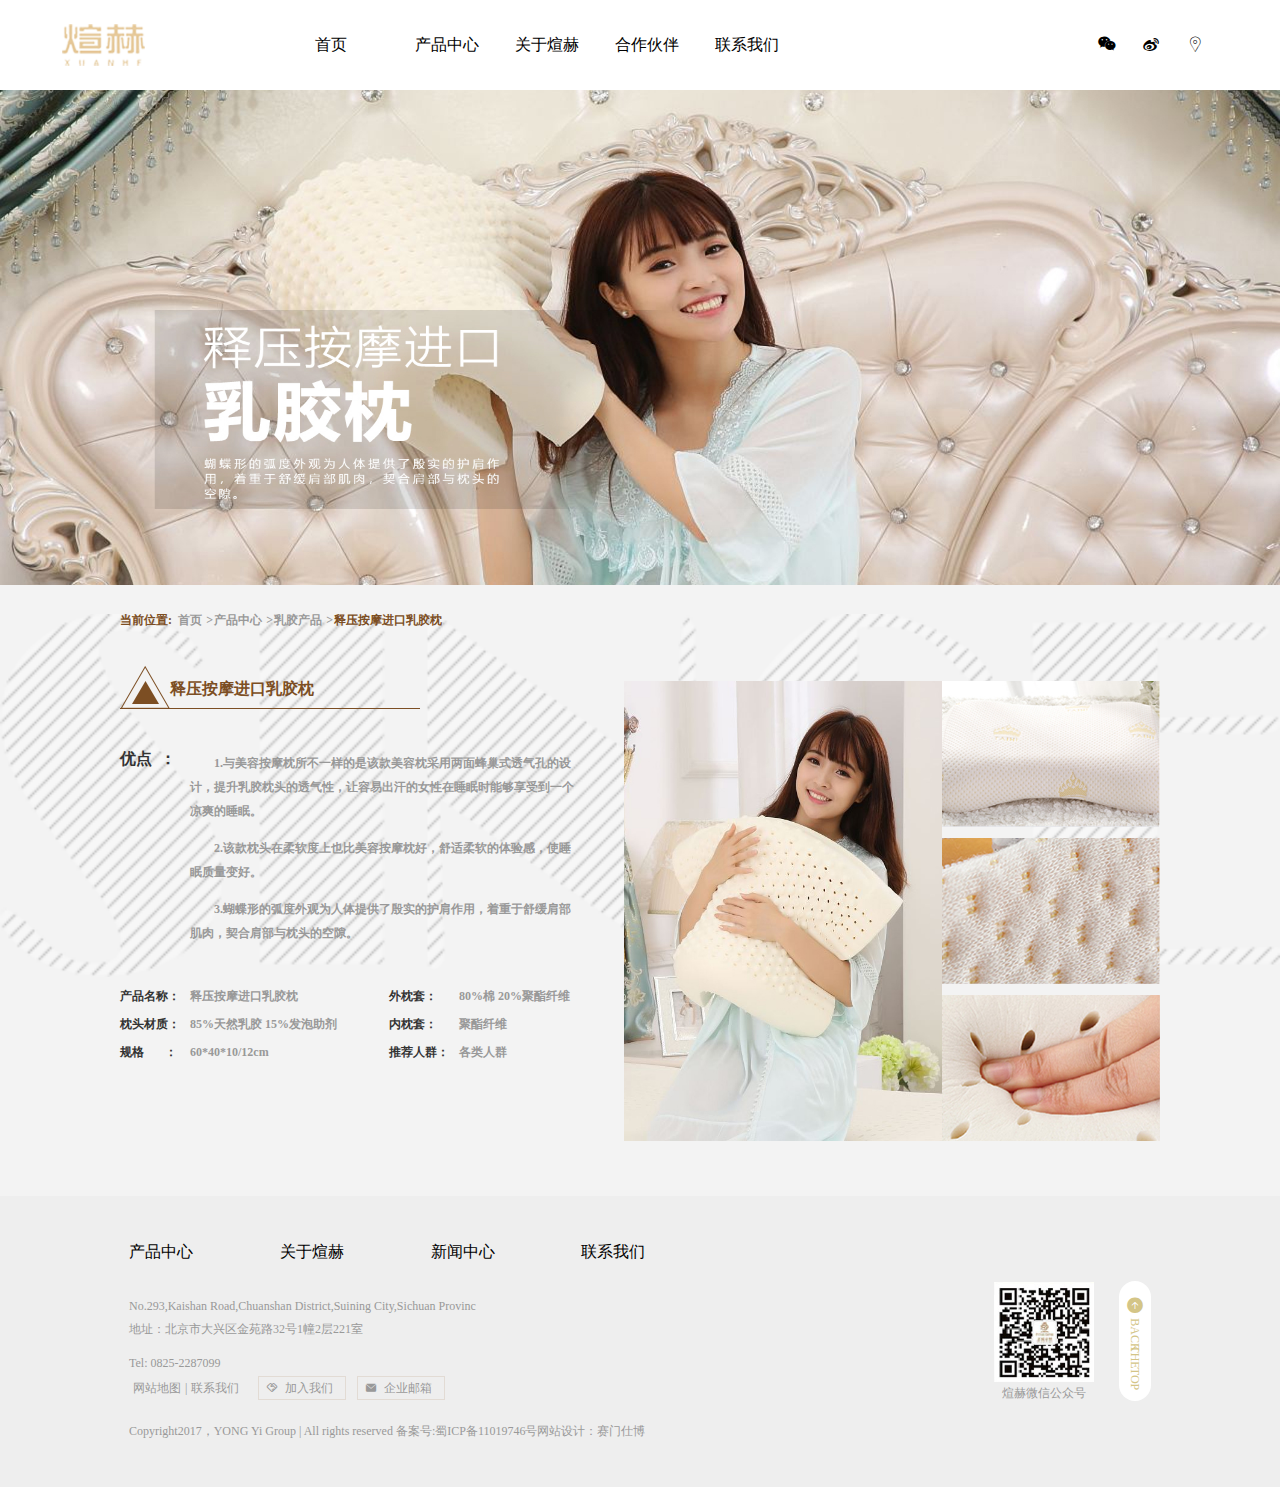
<file: item/pages/product-detail.html>
<!DOCTYPE html>
<html>
	<head>
		<meta charset="utf-8">
		<title></title>
		<meta name="viewport" content="width=device-width,initial-scale=1,minimum-scale=1,maximum-scale=1,user-scalable=no" />
		<link rel="stylesheet" href="../css/reset.css">
		<link rel="stylesheet" href="../css/font/iconfont.css">
		<link rel="stylesheet" href="../css/base.css">
		<link rel="stylesheet" href="../css/product-detail.css">
		<link rel="stylesheet" href="../images/tang/fonts/iconfont.css">
		<script src="../js/jquery-3.3.1.min.js" type="text/javascript" charset="utf-8"></script>
		<script src="../js/base.js" type="text/javascript" charset="utf-8"></script>
	</head>
	<body>
		<!-- 导航 -->
		<div class="xx-box-lists">
			<div class="xx-content">
				<div class="xx-listlogo">
					<img src="../images/mao/logo_03.png" >
				</div>
				<div class="xx-box-list">
					<ul>
						<li><a href="../index.html">首页</a></li>
						<li><a href="./product.html">产品中心</a></li>
						<li><a href="./about-xuan.html">关于煊赫</a></li>
						<li><a href="./press.html">合作伙伴</a></li>
						<li><a href="./contact.html">联系我们</a></li>
					</ul>
				</div>
				<div class="xx-smallbiao">
					<a href=""><i class="iconfont icon-weixin"></i></a>
					<a href=""><i class="iconfont icon-weibo"></i></a>
					<a href=""><i class="iconfont icon-iconfront-"></i></a>
				</div>
				<div class="xx-web">
					<p><i class="iconfont icon-quanbu"></i></p>
					<ul class="box-list">
						<li><a href="../index.html">首页</a></li>
						<li><a href="./product.html">产品中心</a></li>
						<li><a href="./about-xuan.html">关于煊赫</a></li>
						<li><a href="./press.html">合作伙伴</a></li>
						<li><a href="./contact.html">联系我们</a></li>
					</ul>
				</div>
				
			</div>
		</div>
		
		<!-- 主体 -->
		<div  class="page-body" id="page-type-product-detail">
			<div class="page-banner">
				
			</div>
			<div class="page-detail-wrap">
				<div class="pageyTypearea">
					<!-- 导航路径 -->
					<div class="page-nav">
						<dl>
							<dt>当前位置:</dt>
							<dd><a href="../index.html">首页</a></dd>
							<dd><a href="./product.html">产品中心</a></dd>
							<dd><a href="./product.html">乳胶产品 </a></dd>
							<dd class="active"><a href="javascript:;">释压按摩进口乳胶枕</a></dd>
						</dl>
					</div>
					<div class="page-detail">
						<div class="detail-text">
							<div class="detail-text-title">
								<div class="caret-top">
									<span></span>
								</div>
								<h3>释压按摩进口乳胶枕</h3>
							</div>
							<div class="detail-text-area-top">
								<p><span>优点</span> ：</p> 
								<ul>
									<li>1.与美容按摩枕所不一样的是该款美容枕采用两面蜂巢式透气孔的设计，提升乳胶枕头的透气性，让容易出汗的女性在睡眠时能够享受到一个凉爽的睡眠。</li>
									<li>2.该款枕头在柔软度上也比美容按摩枕好，舒适柔软的体验感，使睡眠质量变好。</li>
									<li>3.蝴蝶形的弧度外观为人体提供了殷实的护肩作用，着重于舒缓肩部肌肉，契合肩部与枕头的空隙。</li>
								</ul>
							</div>
							<div  class="detail-text-area-bottom">
								<ul>
									<li>
										<p><span>产品名称</span>：</p> 
										<span>释压按摩进口乳胶枕</span>
									</li>
									<li>
										<p><span>枕头材质</span>：</p>
										<span>85%天然乳胶 15%发泡助剂</span>
									</li>
									<li>
										<p><span>规格</span>&nbsp;&nbsp;&nbsp;&nbsp;&nbsp;&nbsp;&nbsp;：</p> 
										<span>60*40*10/12cm</span>
									</li>
								</ul>
								<ul>
									<li>
										<p><span>外枕套</span>：</p> 
										<span>80%棉 20%聚酯纤维</span>
									</li>
									<li>
										<p><span>内枕套</span>：</p> 
										<span>聚酯纤维</span>
									</li>
									<li>
										<p><span>推荐人群</span>：</p> 
										<span>各类人群</span>
									</li>
								</ul>
							</div>
						</div>
						<div class="detail-img">
							<figure><img src="../images/gen/02/1.jpg" ></figure>
							
							<ul>
								<li><img src="../images/gen/02/2.jpg" ></li>
								<li><img src="../images/gen/02/3.jpg" ></li>
								<li><img src="../images/gen/02/4.jpg" ></li>
							</ul>
						</div>
					</div>
				</div>
			</div>
			
		</div>
		
		<!-- 底部 -->
		<footer>
			<div class="footer-content">
				<div class="footer_left">
					<ul>
						<li><a href="./product.html">产品中心</a></li>
						<li><a href="./about-xuan.html">关于煊赫</a></li>
						<li><a href="./press.html">新闻中心</a></li>
						<li><a href="./contact.html">联系我们</a></li>
					</ul>
					<div class="txt">
						<p>No.293,Kaishan Road,Chuanshan District,Suining City,Sichuan Provinc</p>
						<p>地址：北京市大兴区金苑路32号1幢2层221室</p>
					</div>
					<div class="tel">
						<p>Tel: 0825-2287099</p>
						<div class="tel-con">
							<p><span>网站地图</span>|<span>联系我们</span></p>
							<p><a href="./contact.html"><i class="iconfont icon-jiaruwomen"></i>加入我们</a><a href="./contact.html"><i class="iconfont icon-youxiang"></i>企业邮箱</a></p>
						</div>
					</div>
					<p class="text">Copyright2017，YONG Yi Group | All rights reserved 备案号:蜀ICP备11019746号网站设计：赛门仕博</p>
				</div>
				<div class="footer_right">
					<div class="img">
						<img src="../images/tang/wechat.png" alt="...">
						<p>煊赫微信公众号</p>
					</div>
					<a href="#" class="top"><i class="iconfont icon-fanhuidingbu"></i><span>BACK</span><span>THE</span><span>TOP</span></a>
				</div>
			</div>
		</footer>
	</body>
</html>
</file>
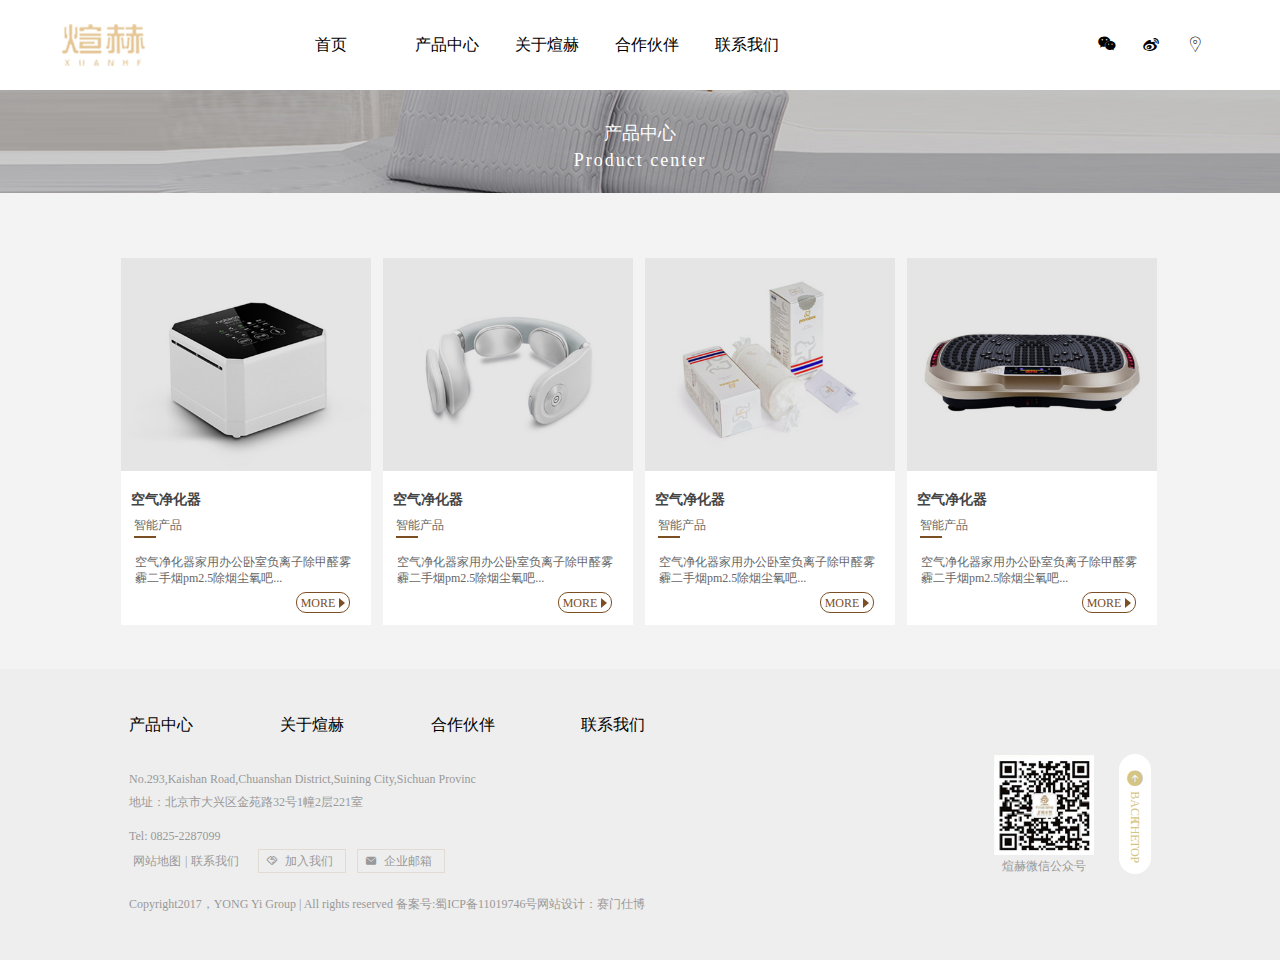
<file: item/pages/product.html>
<!DOCTYPE html>
<html>
	<head>
		<meta charset="utf-8">
		<title>产品中心</title>
		<meta name="viewport" content="width=device-width,initial-scale=1,minimum-scale=1,maximum-scale=1,user-scalable=no" />
		<link rel="stylesheet" href="../css/reset.css">
		<link rel="stylesheet" href="../css/base.css">
		<link rel="stylesheet" href="../css/product.css">
		<link rel="stylesheet" href="../css/font/iconfont.css">
		<link rel="stylesheet" href="../js/jq-page/pagination.css">
		<link rel="stylesheet" href="../images/gen/font/iconfont.css">
		<link rel="stylesheet" type="text/css" href="../images/tang/fonts/iconfont.css"/>
		<script src="../js/jquery-3.3.1.min.js"></script>
		<script src="../js/base.js"></script>
		<script src="../js/jq-page/pagination.js"></script>
		<script src="../js/jq-page/product-type.js"></script>
		<script src="../js/product.js"></script>
		
		
		
	</head>
		
	<body>
		<!-- 导航 -->
		<div class="xx-box-lists">
			<div class="xx-content">
				<div class="xx-listlogo">
					<img src="../images/mao/logo_03.png" >
				</div>
				<div class="xx-box-list">
					<ul>
						<li><a href="../index.html">首页</a></li>
						<li><a href="./product.html">产品中心</a></li>
						<li><a href="./about-xuan.html">关于煊赫</a></li>
						<li><a href="./press.html">合作伙伴</a></li>
						<li><a href="./contact.html">联系我们</a></li>
					</ul>
				</div>
				<div class="xx-smallbiao">
					<a href=""><i class="iconfont icon-weixin"></i></a>
					<a href=""><i class="iconfont icon-weibo"></i></a>
					<a href=""><i class="iconfont icon-iconfront-"></i></a>
				</div>
				<div class="xx-web">
					<p><i class="iconfont icon-quanbu"></i></p>
					<ul class="box-list">
						<li><a href="../index.html">首页</a></li>
						<li><a href="./product.html">产品中心</a></li>
						<li><a href="./about-xuan.html">关于煊赫</a></li>
						<li><a href="./press.html">合作伙伴</a></li>
						<li><a href="./contact.html">联系我们</a></li>
					</ul>
				</div>
			</div>
		</div>
		
		<!-- 主体 -->
		<div class="page-body" id="page-type-product">
			<div class="page-body-title">
				<h1>乳胶制品</h1>
				<p>Product center</p>
			</div>
			<div class="pageyTypearea">
				
				<div class="product-list">
					<ul >
						
					</ul>
					
				</div>
				
			</div>
			
		</div>
		
		<!-- 底部 -->
		<footer>
			<div class="footer-content">
				<div class="footer_left">
					<ul>
						<li><a href="./product.html">产品中心</a></li>
						<li><a href="./about-xuan.html">关于煊赫</a></li>
						<li><a href="./press.html">合作伙伴</a></li>
						<li><a href="./contact.html">联系我们</a></li>
					</ul>
					<div class="txt">
						<p>No.293,Kaishan Road,Chuanshan District,Suining City,Sichuan Provinc</p>
						<p>地址：北京市大兴区金苑路32号1幢2层221室</p>
					</div>
					<div class="tel">
						<p>Tel: 0825-2287099</p>
						<div class="tel-con">
							<p><span>网站地图</span>|<span>联系我们</span></p>
							<p><a href="./contact.html"><i class="iconfont icon-jiaruwomen"></i>加入我们</a><a href="./contact.html"><i class="iconfont icon-youxiang"></i>企业邮箱</a></p>
						</div>
					</div>
					<p class="text">Copyright2017，YONG Yi Group | All rights reserved 备案号:蜀ICP备11019746号网站设计：赛门仕博</p>
				</div>
				<div class="footer_right">
					<div class="img">
						<img src="../images/tang/wechat.png" alt="...">
						<p>煊赫微信公众号</p>
					</div>
					<a href="#" class="top"><i class="iconfont icon-fanhuidingbu"></i><span>BACK</span><span>THE</span><span>TOP</span></a>
				</div>
			</div>
		</footer>
	</body>
	<script>
		
	</script>
</html>
</file>
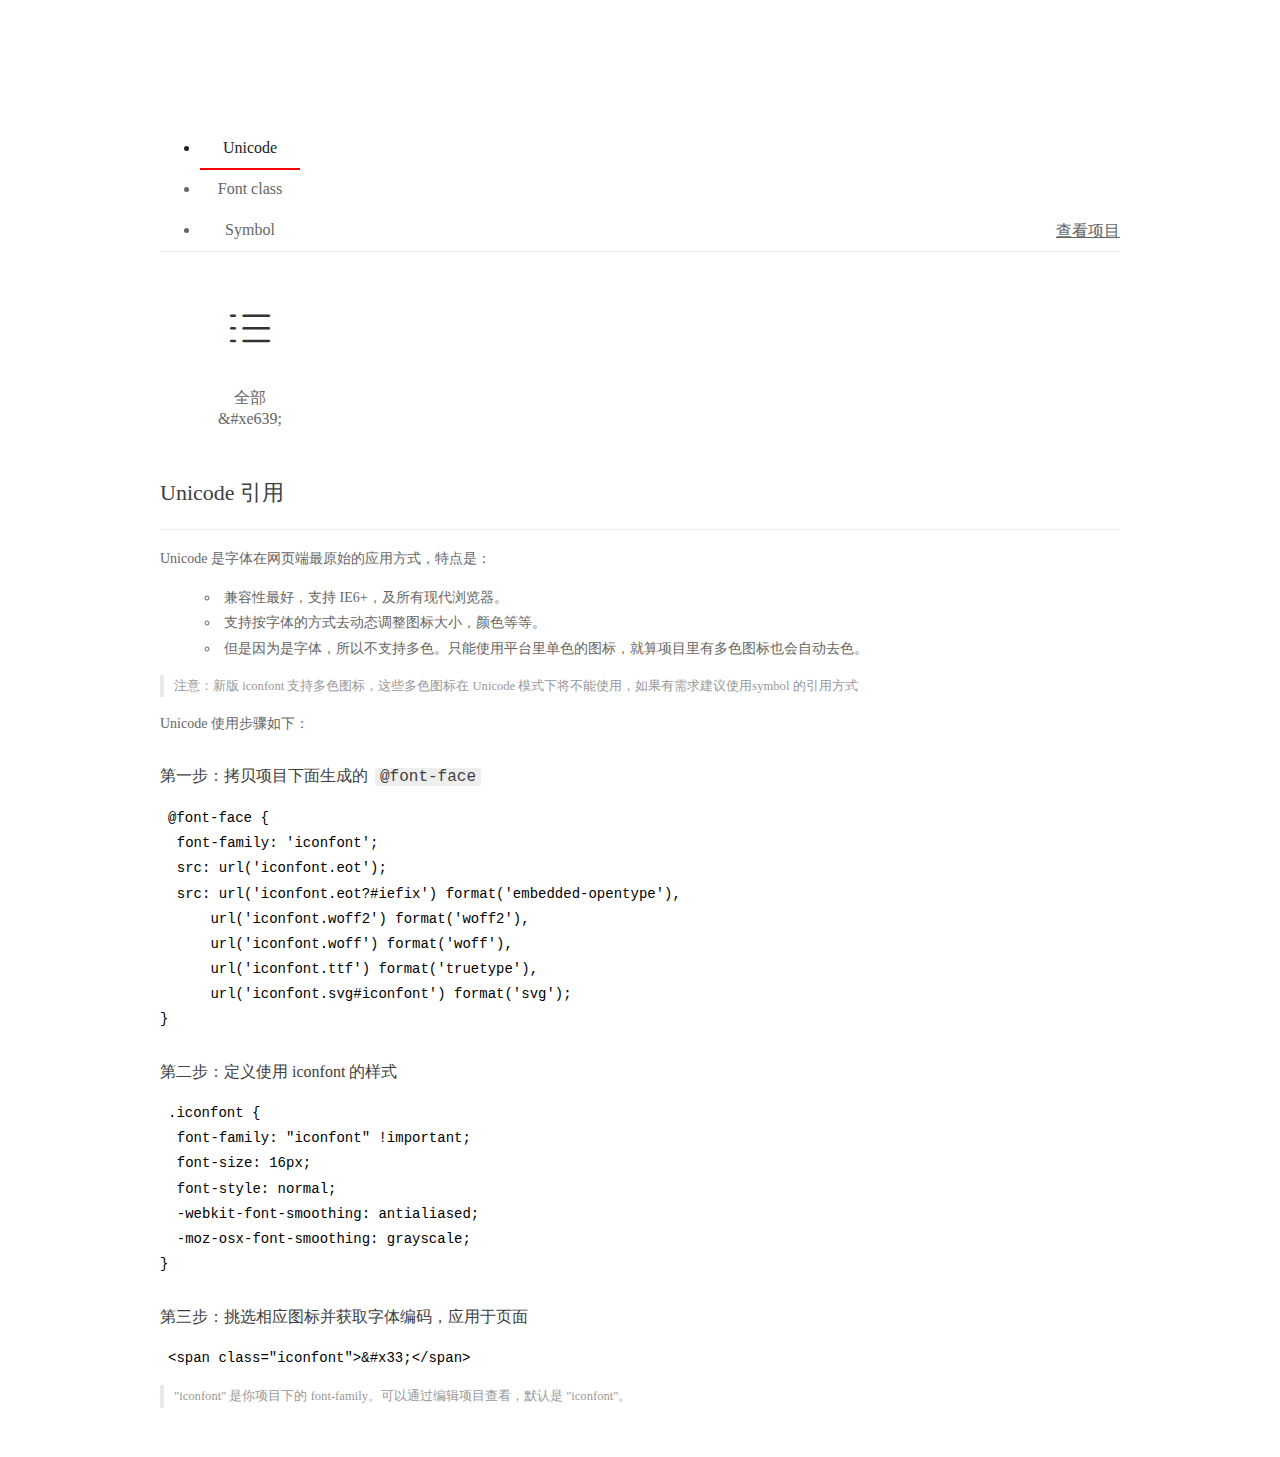
<file: item/css/font/demo_index.html>
<!DOCTYPE html>
<html>
<head>
  <meta charset="utf-8"/>
  <title>IconFont Demo</title>
  <link rel="shortcut icon" href="https://gtms04.alicdn.com/tps/i4/TB1_oz6GVXXXXaFXpXXJDFnIXXX-64-64.ico" type="image/x-icon"/>
  <link rel="stylesheet" href="https://g.alicdn.com/thx/cube/1.3.2/cube.min.css">
  <link rel="stylesheet" href="demo.css">
  <link rel="stylesheet" href="iconfont.css">
  <script src="iconfont.js"></script>
  <!-- jQuery -->
  <script src="https://a1.alicdn.com/oss/uploads/2018/12/26/7bfddb60-08e8-11e9-9b04-53e73bb6408b.js"></script>
  <!-- 代码高亮 -->
  <script src="https://a1.alicdn.com/oss/uploads/2018/12/26/a3f714d0-08e6-11e9-8a15-ebf944d7534c.js"></script>
</head>
<body>
  <div class="main">
    <h1 class="logo"><a href="https://www.iconfont.cn/" title="iconfont 首页" target="_blank">&#xe86b;</a></h1>
    <div class="nav-tabs">
      <ul id="tabs" class="dib-box">
        <li class="dib active"><span>Unicode</span></li>
        <li class="dib"><span>Font class</span></li>
        <li class="dib"><span>Symbol</span></li>
      </ul>
      
      <a href="https://www.iconfont.cn/manage/index?manage_type=myprojects&projectId=1581819" target="_blank" class="nav-more">查看项目</a>
      
    </div>
    <div class="tab-container">
      <div class="content unicode" style="display: block;">
          <ul class="icon_lists dib-box">
          
            <li class="dib">
              <span class="icon iconfont">&#xe639;</span>
                <div class="name">全部</div>
                <div class="code-name">&amp;#xe639;</div>
              </li>
          
          </ul>
          <div class="article markdown">
          <h2 id="unicode-">Unicode 引用</h2>
          <hr>

          <p>Unicode 是字体在网页端最原始的应用方式，特点是：</p>
          <ul>
            <li>兼容性最好，支持 IE6+，及所有现代浏览器。</li>
            <li>支持按字体的方式去动态调整图标大小，颜色等等。</li>
            <li>但是因为是字体，所以不支持多色。只能使用平台里单色的图标，就算项目里有多色图标也会自动去色。</li>
          </ul>
          <blockquote>
            <p>注意：新版 iconfont 支持多色图标，这些多色图标在 Unicode 模式下将不能使用，如果有需求建议使用symbol 的引用方式</p>
          </blockquote>
          <p>Unicode 使用步骤如下：</p>
          <h3 id="-font-face">第一步：拷贝项目下面生成的 <code>@font-face</code></h3>
<pre><code class="language-css"
>@font-face {
  font-family: 'iconfont';
  src: url('iconfont.eot');
  src: url('iconfont.eot?#iefix') format('embedded-opentype'),
      url('iconfont.woff2') format('woff2'),
      url('iconfont.woff') format('woff'),
      url('iconfont.ttf') format('truetype'),
      url('iconfont.svg#iconfont') format('svg');
}
</code></pre>
          <h3 id="-iconfont-">第二步：定义使用 iconfont 的样式</h3>
<pre><code class="language-css"
>.iconfont {
  font-family: "iconfont" !important;
  font-size: 16px;
  font-style: normal;
  -webkit-font-smoothing: antialiased;
  -moz-osx-font-smoothing: grayscale;
}
</code></pre>
          <h3 id="-">第三步：挑选相应图标并获取字体编码，应用于页面</h3>
<pre>
<code class="language-html"
>&lt;span class="iconfont"&gt;&amp;#x33;&lt;/span&gt;
</code></pre>
          <blockquote>
            <p>"iconfont" 是你项目下的 font-family。可以通过编辑项目查看，默认是 "iconfont"。</p>
          </blockquote>
          </div>
      </div>
      <div class="content font-class">
        <ul class="icon_lists dib-box">
          
          <li class="dib">
            <span class="icon iconfont icon-quanbu"></span>
            <div class="name">
              全部
            </div>
            <div class="code-name">.icon-quanbu
            </div>
          </li>
          
        </ul>
        <div class="article markdown">
        <h2 id="font-class-">font-class 引用</h2>
        <hr>

        <p>font-class 是 Unicode 使用方式的一种变种，主要是解决 Unicode 书写不直观，语意不明确的问题。</p>
        <p>与 Unicode 使用方式相比，具有如下特点：</p>
        <ul>
          <li>兼容性良好，支持 IE8+，及所有现代浏览器。</li>
          <li>相比于 Unicode 语意明确，书写更直观。可以很容易分辨这个 icon 是什么。</li>
          <li>因为使用 class 来定义图标，所以当要替换图标时，只需要修改 class 里面的 Unicode 引用。</li>
          <li>不过因为本质上还是使用的字体，所以多色图标还是不支持的。</li>
        </ul>
        <p>使用步骤如下：</p>
        <h3 id="-fontclass-">第一步：引入项目下面生成的 fontclass 代码：</h3>
<pre><code class="language-html">&lt;link rel="stylesheet" href="./iconfont.css"&gt;
</code></pre>
        <h3 id="-">第二步：挑选相应图标并获取类名，应用于页面：</h3>
<pre><code class="language-html">&lt;span class="iconfont icon-xxx"&gt;&lt;/span&gt;
</code></pre>
        <blockquote>
          <p>"
            iconfont" 是你项目下的 font-family。可以通过编辑项目查看，默认是 "iconfont"。</p>
        </blockquote>
      </div>
      </div>
      <div class="content symbol">
          <ul class="icon_lists dib-box">
          
            <li class="dib">
                <svg class="icon svg-icon" aria-hidden="true">
                  <use xlink:href="#icon-quanbu"></use>
                </svg>
                <div class="name">全部</div>
                <div class="code-name">#icon-quanbu</div>
            </li>
          
          </ul>
          <div class="article markdown">
          <h2 id="symbol-">Symbol 引用</h2>
          <hr>

          <p>这是一种全新的使用方式，应该说这才是未来的主流，也是平台目前推荐的用法。相关介绍可以参考这篇<a href="">文章</a>
            这种用法其实是做了一个 SVG 的集合，与另外两种相比具有如下特点：</p>
          <ul>
            <li>支持多色图标了，不再受单色限制。</li>
            <li>通过一些技巧，支持像字体那样，通过 <code>font-size</code>, <code>color</code> 来调整样式。</li>
            <li>兼容性较差，支持 IE9+，及现代浏览器。</li>
            <li>浏览器渲染 SVG 的性能一般，还不如 png。</li>
          </ul>
          <p>使用步骤如下：</p>
          <h3 id="-symbol-">第一步：引入项目下面生成的 symbol 代码：</h3>
<pre><code class="language-html">&lt;script src="./iconfont.js"&gt;&lt;/script&gt;
</code></pre>
          <h3 id="-css-">第二步：加入通用 CSS 代码（引入一次就行）：</h3>
<pre><code class="language-html">&lt;style&gt;
.icon {
  width: 1em;
  height: 1em;
  vertical-align: -0.15em;
  fill: currentColor;
  overflow: hidden;
}
&lt;/style&gt;
</code></pre>
          <h3 id="-">第三步：挑选相应图标并获取类名，应用于页面：</h3>
<pre><code class="language-html">&lt;svg class="icon" aria-hidden="true"&gt;
  &lt;use xlink:href="#icon-xxx"&gt;&lt;/use&gt;
&lt;/svg&gt;
</code></pre>
          </div>
      </div>

    </div>
  </div>
  <script>
  $(document).ready(function () {
      $('.tab-container .content:first').show()

      $('#tabs li').click(function (e) {
        var tabContent = $('.tab-container .content')
        var index = $(this).index()

        if ($(this).hasClass('active')) {
          return
        } else {
          $('#tabs li').removeClass('active')
          $(this).addClass('active')

          tabContent.hide().eq(index).fadeIn()
        }
      })
    })
  </script>
</body>
</html>
</file>
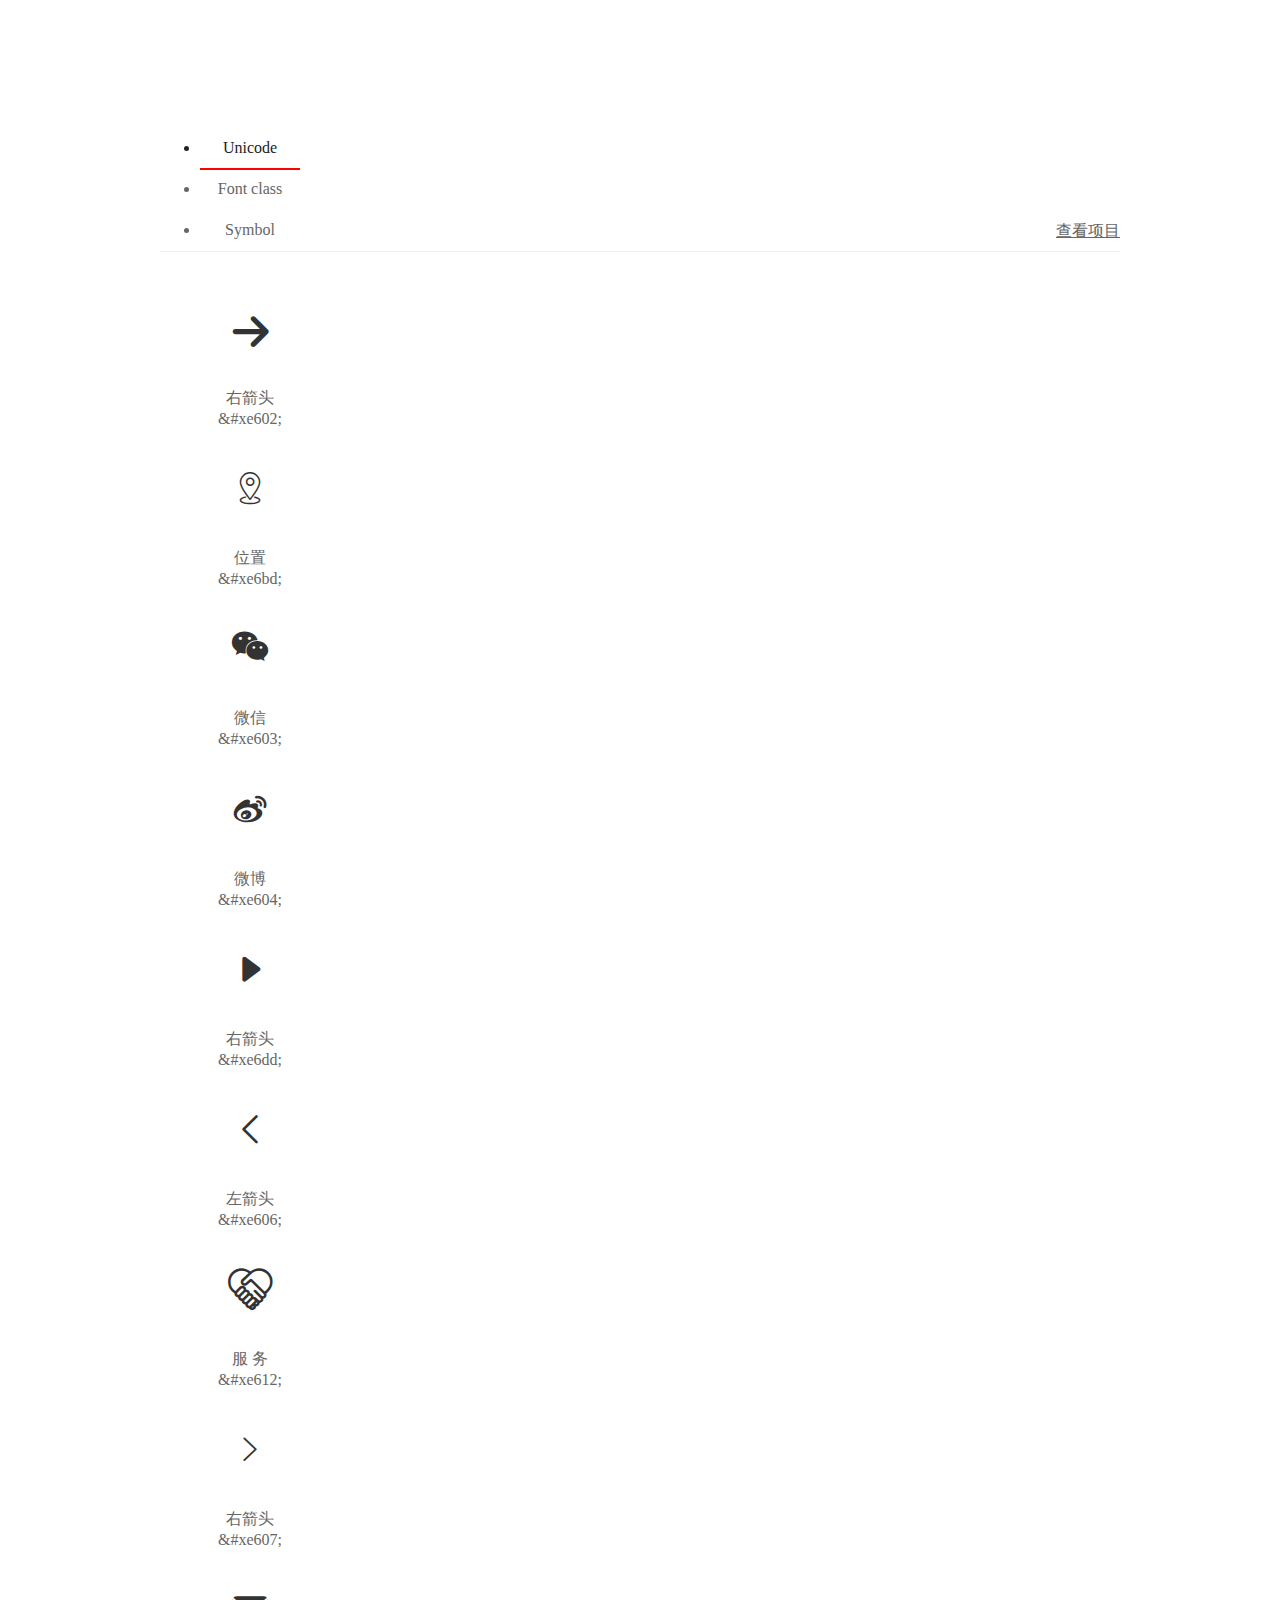
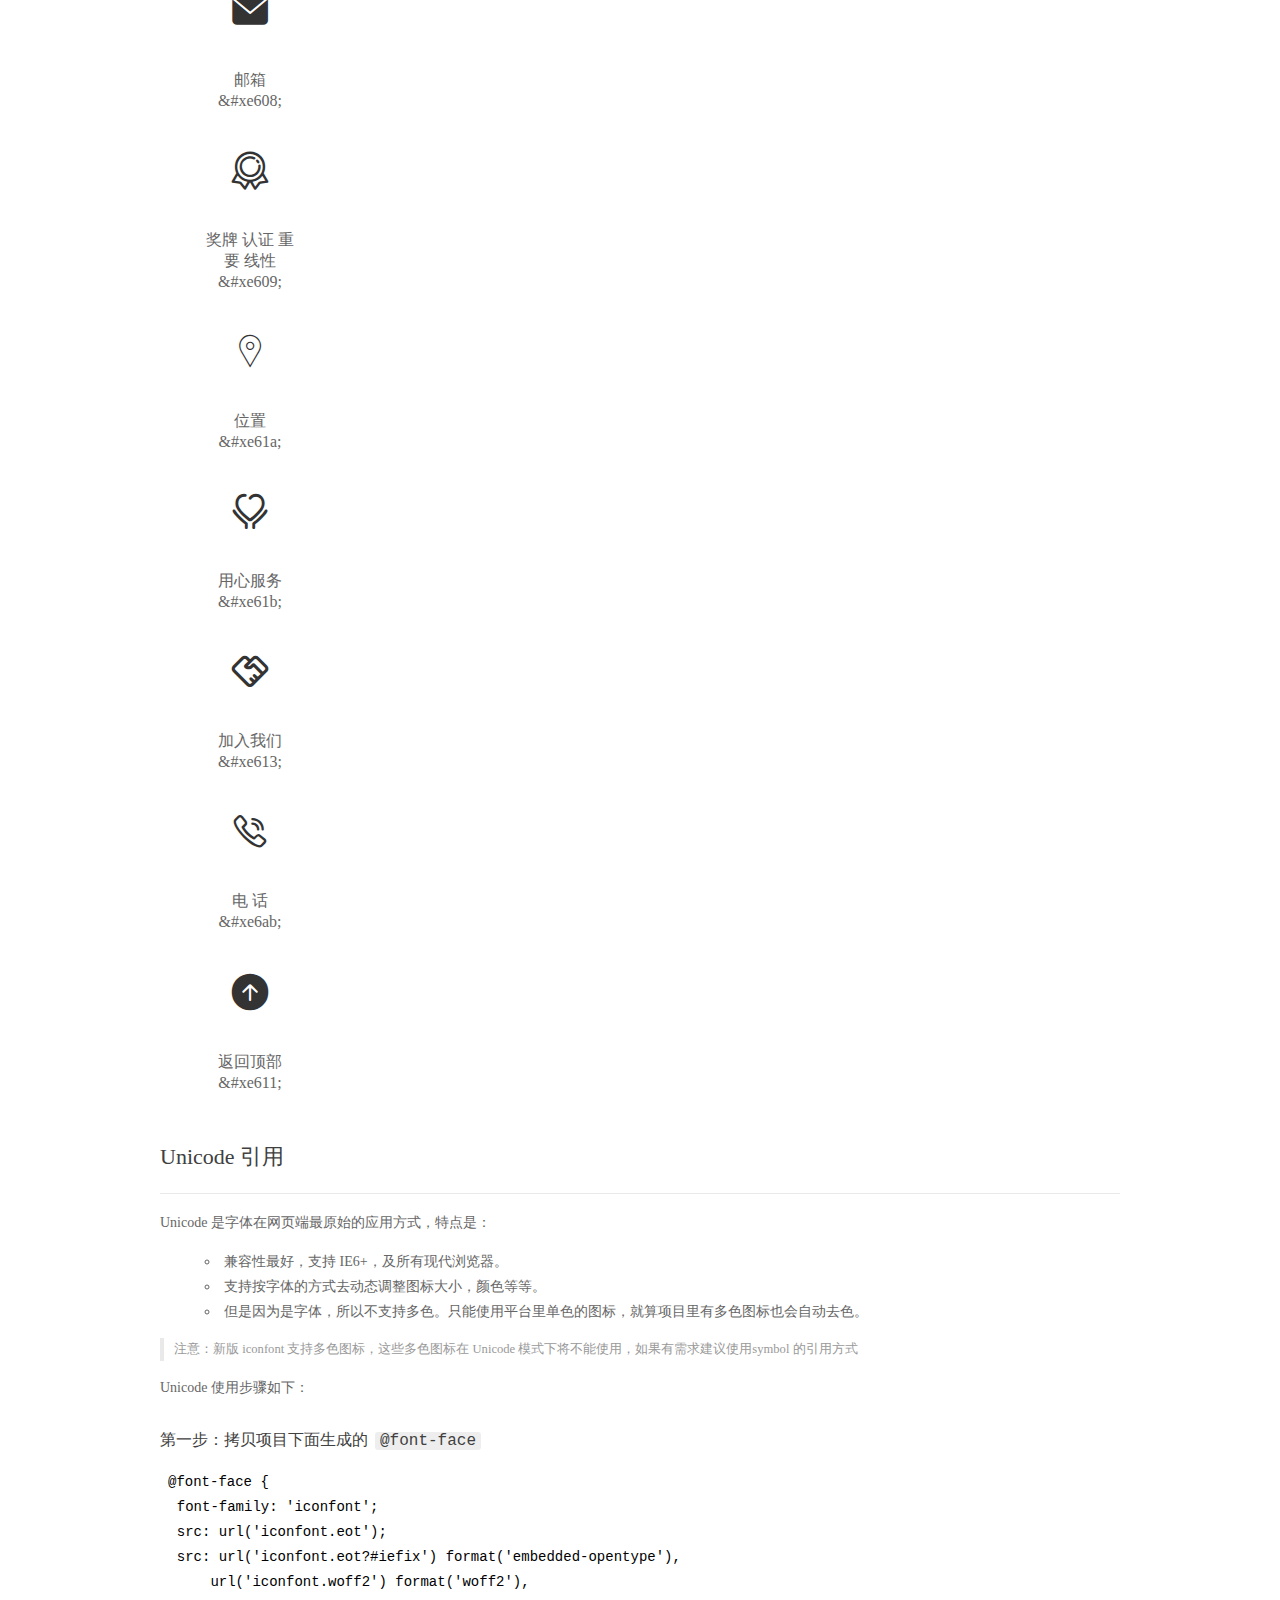
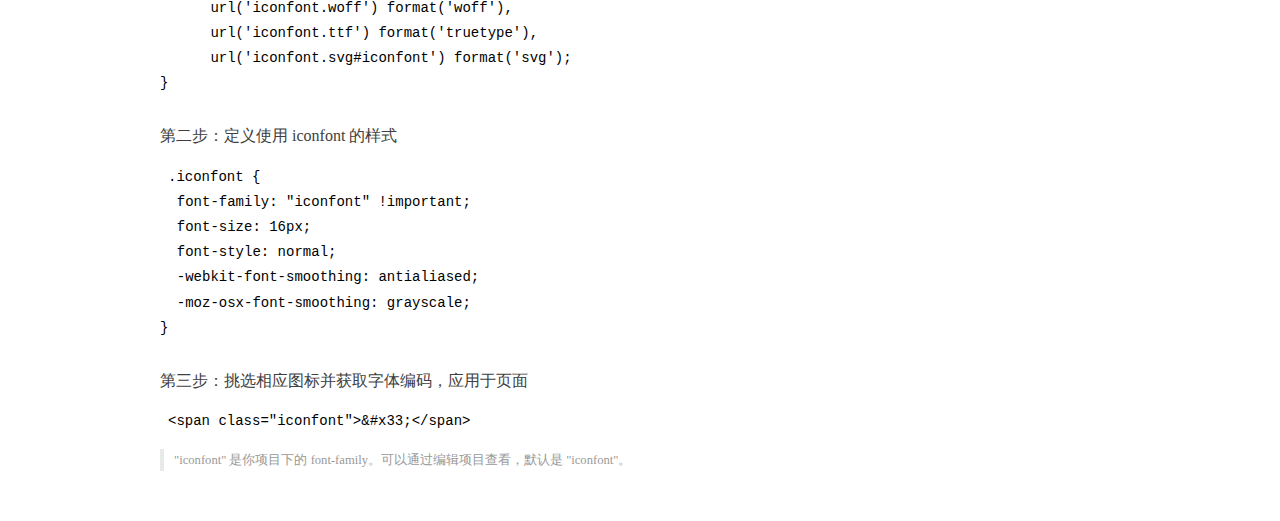
<file: item/images/tang/fonts/demo_index.html>
<!DOCTYPE html>
<html>
<head>
  <meta charset="utf-8"/>
  <title>IconFont Demo</title>
  <link rel="shortcut icon" href="https://gtms04.alicdn.com/tps/i4/TB1_oz6GVXXXXaFXpXXJDFnIXXX-64-64.ico" type="image/x-icon"/>
  <link rel="stylesheet" href="https://g.alicdn.com/thx/cube/1.3.2/cube.min.css">
  <link rel="stylesheet" href="demo.css">
  <link rel="stylesheet" href="iconfont.css">
  <script src="iconfont.js"></script>
  <!-- jQuery -->
  <script src="https://a1.alicdn.com/oss/uploads/2018/12/26/7bfddb60-08e8-11e9-9b04-53e73bb6408b.js"></script>
  <!-- 代码高亮 -->
  <script src="https://a1.alicdn.com/oss/uploads/2018/12/26/a3f714d0-08e6-11e9-8a15-ebf944d7534c.js"></script>
</head>
<body>
  <div class="main">
    <h1 class="logo"><a href="https://www.iconfont.cn/" title="iconfont 首页" target="_blank">&#xe86b;</a></h1>
    <div class="nav-tabs">
      <ul id="tabs" class="dib-box">
        <li class="dib active"><span>Unicode</span></li>
        <li class="dib"><span>Font class</span></li>
        <li class="dib"><span>Symbol</span></li>
      </ul>
      
      <a href="https://www.iconfont.cn/manage/index?manage_type=myprojects&projectId=1328253" target="_blank" class="nav-more">查看项目</a>
      
    </div>
    <div class="tab-container">
      <div class="content unicode" style="display: block;">
          <ul class="icon_lists dib-box">
          
            <li class="dib">
              <span class="icon iconfont">&#xe602;</span>
                <div class="name">右箭头</div>
                <div class="code-name">&amp;#xe602;</div>
              </li>
          
            <li class="dib">
              <span class="icon iconfont">&#xe6bd;</span>
                <div class="name">位置</div>
                <div class="code-name">&amp;#xe6bd;</div>
              </li>
          
            <li class="dib">
              <span class="icon iconfont">&#xe603;</span>
                <div class="name">微信</div>
                <div class="code-name">&amp;#xe603;</div>
              </li>
          
            <li class="dib">
              <span class="icon iconfont">&#xe604;</span>
                <div class="name">微博</div>
                <div class="code-name">&amp;#xe604;</div>
              </li>
          
            <li class="dib">
              <span class="icon iconfont">&#xe6dd;</span>
                <div class="name">右箭头</div>
                <div class="code-name">&amp;#xe6dd;</div>
              </li>
          
            <li class="dib">
              <span class="icon iconfont">&#xe606;</span>
                <div class="name">左箭头</div>
                <div class="code-name">&amp;#xe606;</div>
              </li>
          
            <li class="dib">
              <span class="icon iconfont">&#xe612;</span>
                <div class="name">服 务</div>
                <div class="code-name">&amp;#xe612;</div>
              </li>
          
            <li class="dib">
              <span class="icon iconfont">&#xe607;</span>
                <div class="name">右箭头</div>
                <div class="code-name">&amp;#xe607;</div>
              </li>
          
            <li class="dib">
              <span class="icon iconfont">&#xe608;</span>
                <div class="name">邮箱</div>
                <div class="code-name">&amp;#xe608;</div>
              </li>
          
            <li class="dib">
              <span class="icon iconfont">&#xe609;</span>
                <div class="name">奖牌 认证  重要  线性</div>
                <div class="code-name">&amp;#xe609;</div>
              </li>
          
            <li class="dib">
              <span class="icon iconfont">&#xe61a;</span>
                <div class="name">位置</div>
                <div class="code-name">&amp;#xe61a;</div>
              </li>
          
            <li class="dib">
              <span class="icon iconfont">&#xe61b;</span>
                <div class="name">用心服务</div>
                <div class="code-name">&amp;#xe61b;</div>
              </li>
          
            <li class="dib">
              <span class="icon iconfont">&#xe613;</span>
                <div class="name">加入我们</div>
                <div class="code-name">&amp;#xe613;</div>
              </li>
          
            <li class="dib">
              <span class="icon iconfont">&#xe6ab;</span>
                <div class="name">电 话</div>
                <div class="code-name">&amp;#xe6ab;</div>
              </li>
          
            <li class="dib">
              <span class="icon iconfont">&#xe611;</span>
                <div class="name">返回顶部</div>
                <div class="code-name">&amp;#xe611;</div>
              </li>
          
          </ul>
          <div class="article markdown">
          <h2 id="unicode-">Unicode 引用</h2>
          <hr>

          <p>Unicode 是字体在网页端最原始的应用方式，特点是：</p>
          <ul>
            <li>兼容性最好，支持 IE6+，及所有现代浏览器。</li>
            <li>支持按字体的方式去动态调整图标大小，颜色等等。</li>
            <li>但是因为是字体，所以不支持多色。只能使用平台里单色的图标，就算项目里有多色图标也会自动去色。</li>
          </ul>
          <blockquote>
            <p>注意：新版 iconfont 支持多色图标，这些多色图标在 Unicode 模式下将不能使用，如果有需求建议使用symbol 的引用方式</p>
          </blockquote>
          <p>Unicode 使用步骤如下：</p>
          <h3 id="-font-face">第一步：拷贝项目下面生成的 <code>@font-face</code></h3>
<pre><code class="language-css"
>@font-face {
  font-family: 'iconfont';
  src: url('iconfont.eot');
  src: url('iconfont.eot?#iefix') format('embedded-opentype'),
      url('iconfont.woff2') format('woff2'),
      url('iconfont.woff') format('woff'),
      url('iconfont.ttf') format('truetype'),
      url('iconfont.svg#iconfont') format('svg');
}
</code></pre>
          <h3 id="-iconfont-">第二步：定义使用 iconfont 的样式</h3>
<pre><code class="language-css"
>.iconfont {
  font-family: "iconfont" !important;
  font-size: 16px;
  font-style: normal;
  -webkit-font-smoothing: antialiased;
  -moz-osx-font-smoothing: grayscale;
}
</code></pre>
          <h3 id="-">第三步：挑选相应图标并获取字体编码，应用于页面</h3>
<pre>
<code class="language-html"
>&lt;span class="iconfont"&gt;&amp;#x33;&lt;/span&gt;
</code></pre>
          <blockquote>
            <p>"iconfont" 是你项目下的 font-family。可以通过编辑项目查看，默认是 "iconfont"。</p>
          </blockquote>
          </div>
      </div>
      <div class="content font-class">
        <ul class="icon_lists dib-box">
          
          <li class="dib">
            <span class="icon iconfont icon-youjiantou"></span>
            <div class="name">
              右箭头
            </div>
            <div class="code-name">.icon-youjiantou
            </div>
          </li>
          
          <li class="dib">
            <span class="icon iconfont icon-weizhi"></span>
            <div class="name">
              位置
            </div>
            <div class="code-name">.icon-weizhi
            </div>
          </li>
          
          <li class="dib">
            <span class="icon iconfont icon-weixin"></span>
            <div class="name">
              微信
            </div>
            <div class="code-name">.icon-weixin
            </div>
          </li>
          
          <li class="dib">
            <span class="icon iconfont icon-weibo"></span>
            <div class="name">
              微博
            </div>
            <div class="code-name">.icon-weibo
            </div>
          </li>
          
          <li class="dib">
            <span class="icon iconfont icon-up1-copy"></span>
            <div class="name">
              右箭头
            </div>
            <div class="code-name">.icon-up1-copy
            </div>
          </li>
          
          <li class="dib">
            <span class="icon iconfont icon-right"></span>
            <div class="name">
              左箭头
            </div>
            <div class="code-name">.icon-right
            </div>
          </li>
          
          <li class="dib">
            <span class="icon iconfont icon-fuwu"></span>
            <div class="name">
              服 务
            </div>
            <div class="code-name">.icon-fuwu
            </div>
          </li>
          
          <li class="dib">
            <span class="icon iconfont icon-iconfontyoujiantou-copy-copy-copy-copy"></span>
            <div class="name">
              右箭头
            </div>
            <div class="code-name">.icon-iconfontyoujiantou-copy-copy-copy-copy
            </div>
          </li>
          
          <li class="dib">
            <span class="icon iconfont icon-youxiang"></span>
            <div class="name">
              邮箱
            </div>
            <div class="code-name">.icon-youxiang
            </div>
          </li>
          
          <li class="dib">
            <span class="icon iconfont icon-jiangpairenzhengzhongyaoxianxing"></span>
            <div class="name">
              奖牌 认证  重要  线性
            </div>
            <div class="code-name">.icon-jiangpairenzhengzhongyaoxianxing
            </div>
          </li>
          
          <li class="dib">
            <span class="icon iconfont icon-iconfront-"></span>
            <div class="name">
              位置
            </div>
            <div class="code-name">.icon-iconfront-
            </div>
          </li>
          
          <li class="dib">
            <span class="icon iconfont icon-yongxinfuwu"></span>
            <div class="name">
              用心服务
            </div>
            <div class="code-name">.icon-yongxinfuwu
            </div>
          </li>
          
          <li class="dib">
            <span class="icon iconfont icon-jiaruwomen"></span>
            <div class="name">
              加入我们
            </div>
            <div class="code-name">.icon-jiaruwomen
            </div>
          </li>
          
          <li class="dib">
            <span class="icon iconfont icon-dianhua"></span>
            <div class="name">
              电 话
            </div>
            <div class="code-name">.icon-dianhua
            </div>
          </li>
          
          <li class="dib">
            <span class="icon iconfont icon-fanhuidingbu"></span>
            <div class="name">
              返回顶部
            </div>
            <div class="code-name">.icon-fanhuidingbu
            </div>
          </li>
          
        </ul>
        <div class="article markdown">
        <h2 id="font-class-">font-class 引用</h2>
        <hr>

        <p>font-class 是 Unicode 使用方式的一种变种，主要是解决 Unicode 书写不直观，语意不明确的问题。</p>
        <p>与 Unicode 使用方式相比，具有如下特点：</p>
        <ul>
          <li>兼容性良好，支持 IE8+，及所有现代浏览器。</li>
          <li>相比于 Unicode 语意明确，书写更直观。可以很容易分辨这个 icon 是什么。</li>
          <li>因为使用 class 来定义图标，所以当要替换图标时，只需要修改 class 里面的 Unicode 引用。</li>
          <li>不过因为本质上还是使用的字体，所以多色图标还是不支持的。</li>
        </ul>
        <p>使用步骤如下：</p>
        <h3 id="-fontclass-">第一步：引入项目下面生成的 fontclass 代码：</h3>
<pre><code class="language-html">&lt;link rel="stylesheet" href="./iconfont.css"&gt;
</code></pre>
        <h3 id="-">第二步：挑选相应图标并获取类名，应用于页面：</h3>
<pre><code class="language-html">&lt;span class="iconfont icon-xxx"&gt;&lt;/span&gt;
</code></pre>
        <blockquote>
          <p>"
            iconfont" 是你项目下的 font-family。可以通过编辑项目查看，默认是 "iconfont"。</p>
        </blockquote>
      </div>
      </div>
      <div class="content symbol">
          <ul class="icon_lists dib-box">
          
            <li class="dib">
                <svg class="icon svg-icon" aria-hidden="true">
                  <use xlink:href="#icon-youjiantou"></use>
                </svg>
                <div class="name">右箭头</div>
                <div class="code-name">#icon-youjiantou</div>
            </li>
          
            <li class="dib">
                <svg class="icon svg-icon" aria-hidden="true">
                  <use xlink:href="#icon-weizhi"></use>
                </svg>
                <div class="name">位置</div>
                <div class="code-name">#icon-weizhi</div>
            </li>
          
            <li class="dib">
                <svg class="icon svg-icon" aria-hidden="true">
                  <use xlink:href="#icon-weixin"></use>
                </svg>
                <div class="name">微信</div>
                <div class="code-name">#icon-weixin</div>
            </li>
          
            <li class="dib">
                <svg class="icon svg-icon" aria-hidden="true">
                  <use xlink:href="#icon-weibo"></use>
                </svg>
                <div class="name">微博</div>
                <div class="code-name">#icon-weibo</div>
            </li>
          
            <li class="dib">
                <svg class="icon svg-icon" aria-hidden="true">
                  <use xlink:href="#icon-up1-copy"></use>
                </svg>
                <div class="name">右箭头</div>
                <div class="code-name">#icon-up1-copy</div>
            </li>
          
            <li class="dib">
                <svg class="icon svg-icon" aria-hidden="true">
                  <use xlink:href="#icon-right"></use>
                </svg>
                <div class="name">左箭头</div>
                <div class="code-name">#icon-right</div>
            </li>
          
            <li class="dib">
                <svg class="icon svg-icon" aria-hidden="true">
                  <use xlink:href="#icon-fuwu"></use>
                </svg>
                <div class="name">服 务</div>
                <div class="code-name">#icon-fuwu</div>
            </li>
          
            <li class="dib">
                <svg class="icon svg-icon" aria-hidden="true">
                  <use xlink:href="#icon-iconfontyoujiantou-copy-copy-copy-copy"></use>
                </svg>
                <div class="name">右箭头</div>
                <div class="code-name">#icon-iconfontyoujiantou-copy-copy-copy-copy</div>
            </li>
          
            <li class="dib">
                <svg class="icon svg-icon" aria-hidden="true">
                  <use xlink:href="#icon-youxiang"></use>
                </svg>
                <div class="name">邮箱</div>
                <div class="code-name">#icon-youxiang</div>
            </li>
          
            <li class="dib">
                <svg class="icon svg-icon" aria-hidden="true">
                  <use xlink:href="#icon-jiangpairenzhengzhongyaoxianxing"></use>
                </svg>
                <div class="name">奖牌 认证  重要  线性</div>
                <div class="code-name">#icon-jiangpairenzhengzhongyaoxianxing</div>
            </li>
          
            <li class="dib">
                <svg class="icon svg-icon" aria-hidden="true">
                  <use xlink:href="#icon-iconfront-"></use>
                </svg>
                <div class="name">位置</div>
                <div class="code-name">#icon-iconfront-</div>
            </li>
          
            <li class="dib">
                <svg class="icon svg-icon" aria-hidden="true">
                  <use xlink:href="#icon-yongxinfuwu"></use>
                </svg>
                <div class="name">用心服务</div>
                <div class="code-name">#icon-yongxinfuwu</div>
            </li>
          
            <li class="dib">
                <svg class="icon svg-icon" aria-hidden="true">
                  <use xlink:href="#icon-jiaruwomen"></use>
                </svg>
                <div class="name">加入我们</div>
                <div class="code-name">#icon-jiaruwomen</div>
            </li>
          
            <li class="dib">
                <svg class="icon svg-icon" aria-hidden="true">
                  <use xlink:href="#icon-dianhua"></use>
                </svg>
                <div class="name">电 话</div>
                <div class="code-name">#icon-dianhua</div>
            </li>
          
            <li class="dib">
                <svg class="icon svg-icon" aria-hidden="true">
                  <use xlink:href="#icon-fanhuidingbu"></use>
                </svg>
                <div class="name">返回顶部</div>
                <div class="code-name">#icon-fanhuidingbu</div>
            </li>
          
          </ul>
          <div class="article markdown">
          <h2 id="symbol-">Symbol 引用</h2>
          <hr>

          <p>这是一种全新的使用方式，应该说这才是未来的主流，也是平台目前推荐的用法。相关介绍可以参考这篇<a href="">文章</a>
            这种用法其实是做了一个 SVG 的集合，与另外两种相比具有如下特点：</p>
          <ul>
            <li>支持多色图标了，不再受单色限制。</li>
            <li>通过一些技巧，支持像字体那样，通过 <code>font-size</code>, <code>color</code> 来调整样式。</li>
            <li>兼容性较差，支持 IE9+，及现代浏览器。</li>
            <li>浏览器渲染 SVG 的性能一般，还不如 png。</li>
          </ul>
          <p>使用步骤如下：</p>
          <h3 id="-symbol-">第一步：引入项目下面生成的 symbol 代码：</h3>
<pre><code class="language-html">&lt;script src="./iconfont.js"&gt;&lt;/script&gt;
</code></pre>
          <h3 id="-css-">第二步：加入通用 CSS 代码（引入一次就行）：</h3>
<pre><code class="language-html">&lt;style&gt;
.icon {
  width: 1em;
  height: 1em;
  vertical-align: -0.15em;
  fill: currentColor;
  overflow: hidden;
}
&lt;/style&gt;
</code></pre>
          <h3 id="-">第三步：挑选相应图标并获取类名，应用于页面：</h3>
<pre><code class="language-html">&lt;svg class="icon" aria-hidden="true"&gt;
  &lt;use xlink:href="#icon-xxx"&gt;&lt;/use&gt;
&lt;/svg&gt;
</code></pre>
          </div>
      </div>

    </div>
  </div>
  <script>
  $(document).ready(function () {
      $('.tab-container .content:first').show()

      $('#tabs li').click(function (e) {
        var tabContent = $('.tab-container .content')
        var index = $(this).index()

        if ($(this).hasClass('active')) {
          return
        } else {
          $('#tabs li').removeClass('active')
          $(this).addClass('active')

          tabContent.hide().eq(index).fadeIn()
        }
      })
    })
  </script>
</body>
</html>
</file>
<file: item/css/index.css>
body,
html {
	width: 100%;
	height: 100%;
}

a {
	display: inline-block;
	text-decoration: none;
	height: 100%;
}

.x-box {
	position: relative;
	width: 100%;
	height: 100%;
	overflow: hidden;
}

.x-list {
	width: 100%;
	height: 100%;
	position: absolute;
	top: 0;
	transition: 0.5s;
}

.x-list>li {
	position: relative;
	width: 100%;
	height: 100%;
}

/* btn滑动动画 */
.x-btn {
	overflow: hidden;
}

.x-btn>a {
	display: flex;
	color: white;
	justify-content: center;
	position: relative;
	z-index: 999;
	align-items: center;
	font-size: 16px;
}

.x-btn>a i {
	display: inline-block;
}

.x-btn>a::before {
	content: "";
	height: 100%;
	width: 60%;
	position: absolute;
	left: -70%;
	top: 0;
	transition: 0.5s;
	background: rgba(0, 0, 0, 0.5);
}

.x-btn>a::after {
	content: "";
	height: 100%;
	width: 60%;
	position: absolute;
	right: -70%;
	top: 0;
	transition: 0.5s;
	background: rgba(0, 0, 0, 0.5);
}

.x-btn>a:hover::before {
	left: -10%;
}

.x-btn>a:hover::after {
	right: -10%;
}

/* 右侧楼层 */

/* 右侧初始动画效果 */
@keyframes rightTransform {
	from {
		transform: translateX(220%);
	}

	to {
		transform: translateX(0);
	}
}

@keyframes shadow {
	from {
		box-shadow: 0 0 0 white;
	}

	to {
		box-shadow: 0 0 5px white;
	}
}

.x-rightlist {
	height: 50%;
	min-height: 325px;
	position: fixed;
	right: 24px;
	top: 33%;
	z-index: 999;
	transform: translateX(220%);
	animation: rightTransform 1s 0.5s forwards;
}

.x-rightlist-lists li {
	width: 22px;
	height: 22px;
	border-radius: 50%;
	border: 1px solid transparent;
	display: flex;
	justify-content: center;
	align-items: center;
	margin: 16px 0px;
	margin-left: 12px;
	transition: 1.5s;
}

.x-box .x-rightlist-lists>li:hover p {
	transform-origin: center center;
	transform: scale(1.2);
	background: #ff5400;
	transition: 1s;
}

.x-rightlist-lists>li>p {
	transform-origin: center center;
	height: 16px;
	width: 16px;
	background: #33343c;
	border-radius: 50%;
	transition: 1s;
}

.x-rightnum {
	position: absolute;
	bottom: 0;
	font-weight: bold;
	width: 100%;
}

.x-rightnum p:nth-child(1) {
	font-size: 38px;
	color: orange;
	padding: 3px 0px;
}

.x-rightnum p:nth-child(2) {
	text-align: right;
	margin-right: -5px;
}

.x-rightnum p:nth-child(2) span {
	display: inline-block;
	padding: 3px 0px;
	font-size: 18px;
	border-top: 1px solid black;
}


/* 第一部分 导航 */
@keyframes oneList {
	from {
		transform: translateX(100%);
	}

	to {
		transform: translateX(0);
	}
}

.x-one-lists {
	position: absolute;
	bottom: 0;
	right: 0;
	height: 70px;
	width: 605px;
	background: rgba(0, 0, 0, 0.5);
	animation: oneList 0.5s;

}

.x-one-lists ul {
	height: 100%;
}

.x-one-lists li {
	float: left;
	height: 100%;
	width: 20%;
	display: flex;
	justify-content: center;
	align-items: center;
}

.x-one-lists li a {
	color: white;
	font-size: 16px;
	display: flex;
	width: 100%;
	height: 100%;
	justify-content: center;
	align-items: center;
}

.x-one-lists li a:hover {
	background: #3b2612;
}

.x-one-lists li:nth-child(1) {
	background: #3b2612;
}

/* 第一部分中间主体 */
@keyframes bodyTranform {
	from {
		transform: translateX(100%);
		opacity: 0;
	}

	to {
		transform: translateX(0);
		opacity: 1;
	}
}

@keyframes towP {
	from {
		width: 0;
	}

	to {
		width: 98%;
	}
}

.x-one-body {
	width: 540px;
	min-height: 320px;
	background: rgba(0, 0, 0, 0.3);
	position: absolute;
	right: 0;
	top: 130px;
	transform: translateX(100%);
	animation: bodyTranform 1s 1s forwards;

}

.x-one-content {
	height: 100%;
	width: 78%;
	padding: 12px 0px;
	padding-left: 40px;
	color: white;
}

.x-one-content .x-btn {
	width: 112px;
	height: 36px;
	font-size: 12px;
	margin-top: 16px;
	margin-left: 16px;
	border-radius: 18px;
	outline: none;
	border: none;
	background: #7c4e23;
}

.x-one-content .x-btn i {
	margin-left: 12px;
}

.x-one-wenzi {
	padding: 0px 12px;
}

.x-one-wenzi p {
	width: 0;
	border-bottom: 1px solid white;
	margin: 3px 0px;
	animation: towP 1s 1.5s forwards;
}

.x-one-wenzi span {
	display: inline-block;
	font-size: 16px;
	line-height: 24px;
	letter-spacing: 2px;
	padding: 5px 0px;
}

.x-one-wenzi h1 {
	font-size: 42px;
	padding: 18px 0px;
	letter-spacing: 2px;
	font-weight: bold;
}

.x-one-content ul {
	height: 60px;
	width: 100%;
	padding: 10px 0;
}

.x-one-content ul li {
	padding: 0px 1.5%;
	float: left;
	color: white;
	font-size: 12px;
	text-align: center;
	margin-right: 40px;
}

.x-one-content ul li .iconfont {
	margin-bottom: 8px;
	font-size: 38px;
}

.x-bannerimg {
	width: 1920px;
	/* height: 1080px; */
	position: absolute;
	left: 50%;
	top: 50%;
	margin: -540px 0 0 -960px;
	z-index: -999;
}

/* 第一部分头部 */
@keyframes oneHeader {
	from {
		opacity: 0;
	}

	to {
		opacity: 1;
	}
}

.x-one-header {
	width: 100%;
	height: 10%;
	opacity: 0;
	animation: oneHeader 1s 1s forwards;
}

.x-one-header>div {
	display: flex;
	justify-content: space-between;
	align-items: center;
}

.x-one-header a {
	margin: 0px 10px;
}

@keyframes ijamp {
	from {
		transform: translateY(0);
	}

	to {
		transform: translateY(-20%);
	}
}

.x-ajamp {
	animation: ijamp 0.2s alternate infinite;
}

.x-one-header a i {
	font-size: 20px;
	color: white;
}

.x-one-header img {
	width: 85px;
}


.x-content {
	width: 86%;
	height: 100%;
	margin: 0 auto;
}

/* 二三四五部分导航 */
.x-box-lists {
	width: 100%;
	min-width: 1200px;
	height: 70px;
	min-height: 65px;
	position: fixed;
	top: 0;
	left: 0;
	background: white;
	display: none;
	z-index: 999;
}

.x-box-lists .x-content>div {
	float: left;
}

.x-box-lists .x-content>div img {
	width: 85px;
}

.x-box-lists .x-box-list {
	height: 100%;
	width: 556px;
	margin-left: 125px;
}

.x-box-lists .x-box-list ul {
	width: 100%;
	height: 100%;
}

.x-box-lists .x-box-list ul li {
	float: left;
	width: 20%;
	height: 100%;
	display: flex;
	justify-content: center;
	align-items: center;
}

.x-box-list a {
	color: black;
	font-size: 16px;
	display: flex;
	width: 100%;
	height: 100%;
	justify-content: center;
	align-items: center;
}

.x-box-list .xx-active {
	background: #d4c5b7;
	color: white;
}

.x-box-list ul li:hover a {
	color: white;
}

.x-box-list ul li:hover {
	background: #d4c5b7;
}

.x-box-lists .x-content .x-smallbiao {
	float: right;
}

.x-smallbiao {
	height: 100%;
	display: flex;
	align-items: center;
}

.x-smallbiao a i {
	font-size: 22px;
	color: black;
}

.x-smallbiao a {
	margin: 0px 10px;
	display: flex;
	align-items: center;
}

.x-listlogo {
	height: 100%;
	display: flex;
	align-items: center;
}

/* 第二部分 */
.x-tow {
	background: #f5f5f5;
	z-index: 2;
}

.x-tow-content {
	width: 86%;
	height: 100%;
	margin: 0 auto;
	display: flex;
}

.x-tow-img {
	height: 100%;
	padding: 100px 0px;
}

.x-tow-img img:hover {
	box-shadow: 0px 0px 30px #ccc;
}

.x-tow-img img {
	height: 80%;
	border-radius: 10px;
}

.x-tow-right {
	box-sizing: border-box;
	height: 100%;
	width: 440px;
	padding: 130px 40px;
}

.x-tow-right p {
	overflow: hidden;
}

.x-tow-right p span {
	display: inline-block;
	font-size: 14px !important;
	color: gray;
	line-height: 20px;
	text-align: justify;
	font-size: 16px;
}

.x-tow-right img {
	display: block;
	margin: 22px 0px;
}

.x-tow-right img:nth-child(1) {
	height: 65px;
}

.x-tow-right img:nth-child(2) {
	height: 46px;
}

.x-tow-right .x-btn {
	width: 120px;
	height: 46px;
	border-radius: 23px;
	outline: none;
	border: none;
	background: #7c4e23;
	color: white;
	margin-top: 24px;
}

.x-tow-zbot {
	height: 145px;
	position: absolute;
	bottom: 0;
	left: 0;
	z-index: -1;
}

/* 第二部分动画 */
@keyframes imgright {
	from {
		transform: translateX(-200%);
	}

	to {
		transform: translateX(0);
	}
}

@keyframes imgright1 {
	from {
		transform: translateX(-100%);
	}

	to {
		transform: translateX(0);
	}
}

@keyframes imgleft {
	from {
		transform: translateX(1000px);
	}

	to {
		transform: translateX(0);
	}
}

@keyframes txttop {
	from {
		transform: translateY(150%);
	}

	to {
		transform: translateX(0);
	}
}

@keyframes btnfadIn {
	from {
		opacity: 0;
	}

	to {
		opacity: 1;
	}
}

.x-imgright {
	animation: imgright 1.5s;
}

.x-imgright1 {
	animation: imgright1 1.5s;
}

.x-imgleft {
	animation: imgleft 1.5s;
}

.x-txttop {
	animation: txttop 1.5s;
}

.x-btnfadIn {
	animation: btnfadIn 3s;
}


/* 主体第三部分 */
@keyframes xthree {
	from {
		transform: translateX(100%);
	}

	to {
		transform: translateX(0);
	}
}

.x-three-trans {
	animation: xthree 1s;
}

.x-three>ul {
	width: 100%;
	height: 90%;
	padding-top: 5%;
	background: #ccc;
}

.x-three>ul>li {
	width: 20%;
	height: 100%;
	text-align: center;
	float: left;
	display: flex;
	align-items: center;
	flex-wrap: wrap;
	overflow: hidden;
	position: relative;
	z-index: 20;
	transition: 0.5s;
	background: #ccc;
	/*overflow: hidden;*/
}

.x-three>ul>li:nth-child(1) {
	width: 40%;
}

.x-three>ul>li:nth-child(even) {
	background: #bfbfbf;
}

.x-three-top {
	width: 100%;
	transition: 0.5s;
}

.x-three-top>div>p:nth-child(1) {
	font-size: 30px;
}

.x-three-top>div>p:nth-child(2) {
	font-size: 15px;
}

.x-three-top>div>p {
	color: white;
	padding: 8px 0px;
}

.x-three-top>div {
	margin-bottom: 50px;
}

.x-three-top img {
	width: 190px;
	transition: 0.5s;
}

.x-three-bottom {
	width: 100%;
	height: 204px;
	background: #e2e2e2;
	display: flex;
	align-items: center;
	color: #7c4123;
	position: absolute;
	transition: 0.5s;
	bottom: -100%;
	left: 0;
	z-index: 9999;
}

.x-top {
	bottom: 0;
}

.x-bottom {
	bottom: -100%;
}

.x-three-toptop {
	transform: translateY(-25%);
}

.x-three-toptop1 {
	transform: translateY(0);
}

.x-scale {
	transform: scale(1.2);
}

.x-scale1 {
	transform: scale(1);
}

.x-three-bottom .x-three-button-num {
	width: 100%;
	height: 50%;
	position: absolute;
	top: -25%;
}

.x-three-bottom .x-three-button-num p {
	font-size: 44px;
}

.x-three-bottom>div {
	width: 70%;
	margin: 0 auto;
}

.x-three-bottom .x-btn {
	width: 100px;
	height: 40px;
	float: left;
	margin-top: 30px;
	background: #7c4123;
	border-radius: 20px;
	border: none;
	outline: none;
	color: white;
}

.x-three-bottom p {
	width: 100%;
	text-align: left;
	font-size: 26px;
}

@keyframes popt {
	from {
		opacity: 0;
	}

	to {
		opacity: 1;
	}
}

.x-p-opt {
	animation: popt 4s;
}


/* 第四部分*/
.x-four-content {
	width: 86%;
	height: 100%;
	padding: 5% 0;
	display: flex;
	margin: 0 auto;
}

.x-four-left,
.x-four-right {
	width: 600px;
	height: 100%;
}

.x-four-left {
	padding-top: 80px;
}

.x-four-left img {
	display: block;
	margin-top: 30px;
}

.x-four-left img:nth-child(1) {
	height: 100px;
}

.x-four-left img:nth-child(2) {
	height: 38px;
}

.x-four-left {
	padding-right: 85px;
}

.x-four-left p {
	margin-top: 20px;
	overflow: hidden;
	color: gray;
}

.x-four-left p span {
	display: inline-block;
	text-align: justify;
	line-height: 20px;
	font-size: 12px;
}

.x-four-left .x-btn {
	margin-top: 20px;
	width: 120px;
	height: 48px;
	font-size: 12px;
	border-radius: 24px;
	outline: none;
	border: none;
	background: #7c4e23;
	color: white;
}

.x-four-leftjiao {
	position: absolute;
	left: 92px;
	bottom: 28px;
	width: 60px;
}

.x-four-di {
	position: absolute;
	top: 0;
	left: 0;
	width: 100%;
}


.x-four-right {
	display: flex;
	flex-wrap: wrap;
	align-items: center;

}

.x-four-right-content {
	height: 400px;
	width: 100%;
	margin-bottom: 100px;
	position: relative;
	overflow: hidden;
}

.x-four-right-content>img {
	width: 558px;
}

@keyframes xrightmb {
	from {
		transform: translateY(100%);
	}

	to {
		transform: translateY(0);
	}
}

.x-rightmb {
	animation: xrightmb 0.5s 1s forwards;
}

.x-four-right-mb {
	width: 100%;
	position: absolute;
	bottom: 0;
	text-align: justify;
	background: rgba(0, 0, 0, 0.4);
	color: white;
	font-size: 12px;
	padding: 10px 20px;
	overflow: hidden;
	transform: translateY(100%);
	box-sizing: border-box;
}

.x-four-right-mb>div:nth-child(1) {
	font-size: 14px;
	display: flex;
	justify-content: space-between;
}

.x-four-right-mb>div:nth-child(1) span {
	border-bottom: 1px solid white;
	border-top: 1px solid white;
}

.x-four-right-mb span {
	display: inline-block;
	line-height: 20px;
	font-size: 14px;
	margin-top: 10px;
}

.x-four-right-mb>div:nth-child(2) .x-btn {
	display: inline-block;
	color: white;
	background: rgba(0, 0, 0, 0.5);
	text-align: center;
	width: 52px;
	border: 1px solid white;
	height: 16px;
	float: right;
	line-height: 16px;
}

.x-fourmb3 {
	color: lightgray;
}

/* 第五部分 */
.x-five>img {
	/*width: 80%;*/
	height: 100%;
}

.x-five .x-five-right {
	width: 45%;
	position: relative;
	top: 70px;
	float: right;
	z-index: -1;
}

.x-five-right img {
	width: 500px;
	/*height:100%;*/
}

.x-five-left {
	height: 100%;
	width: 55%;
	padding-top: 108px;
	background: #ccc;
	position: absolute;
	left: 0;
	top: 0;
}

.x-five-content {
	height: 100%;
	width: 490px;
	margin: 0 auto;
	/*position: relative;*/
}

.x-five-content>img {
	display: block;
}

.x-five-tlt1 {
	height: 60px;
	margin-top: 20px;
}

.x-five-tlt2 {
	height: 46px;
	margin-top: 30px;
}

.x-five-content>p {
	margin-top: 24px;
}

.x-five-content>p>span {
	display: inline-block;
	text-indent: 2em;
	line-height: 18px;
	font-size: 12px;
	color: rgba(0, 0, 0, 0.7);
}

.x-five-content>.x-five1 {
	display: flex;
	color: white;
	font-size: 16px;
	margin-top: 35px;
}

.x-five-content>.x-five1 ul li {
	padding: 3px;
	width: 100%;
	font-size: 12px;
}

.x-five-content .x-five1 i {
	font-size: 16px;
	padding: 0px 10px;
}

.x-five-content .x-five2 {
	position: absolute;
	left: 64px;
	bottom: 135px;
}

.x-five1 img {
	height: 66px;
}

.x-five2 li {
	float: left;
	padding: 0 30px;
	font-size: 12px;
	border-right: 1px solid white;
	color: white;
}

.x-five2 li:nth-child(3) {
	border: none;
}

.x-banquan {
	width: 100%;
	text-align: center;
	position: absolute;
	bottom: 70px;
	font-size: 12px;
}

@media screen and (max-width: 600px) {
	.x-one-body {
		width: 100%;
		min-height: 320px;
	}

	.x-one-lists {
		width: 100%;
	}
}
</file>
<file: item/images/tang/fonts/iconfont.css>
@font-face {font-family: "iconfont";
  src: url('iconfont.eot?t=1565744237337'); /* IE9 */
  src: url('iconfont.eot?t=1565744237337#iefix') format('embedded-opentype'), /* IE6-IE8 */
  url('[data-uri]') format('woff2'),
  url('iconfont.woff?t=1565744237337') format('woff'),
  url('iconfont.ttf?t=1565744237337') format('truetype'), /* chrome, firefox, opera, Safari, Android, iOS 4.2+ */
  url('iconfont.svg?t=1565744237337#iconfont') format('svg'); /* iOS 4.1- */
}

.iconfont {
  font-family: "iconfont" !important;
  font-size: 16px;
  font-style: normal;
  -webkit-font-smoothing: antialiased;
  -moz-osx-font-smoothing: grayscale;
}

.icon-youjiantou:before {
  content: "\e602";
}

.icon-weizhi:before {
  content: "\e6bd";
}

.icon-weixin:before {
  content: "\e603";
}

.icon-weibo:before {
  content: "\e604";
}

.icon-up1-copy:before {
  content: "\e6dd";
}

.icon-right:before {
  content: "\e606";
}

.icon-fuwu:before {
  content: "\e612";
}

.icon-iconfontyoujiantou-copy-copy-copy-copy:before {
  content: "\e607";
}

.icon-youxiang:before {
  content: "\e608";
}

.icon-jiangpairenzhengzhongyaoxianxing:before {
  content: "\e609";
}

.icon-iconfront-:before {
  content: "\e61a";
}

.icon-yongxinfuwu:before {
  content: "\e61b";
}

.icon-jiaruwomen:before {
  content: "\e613";
}

.icon-dianhua:before {
  content: "\e6ab";
}

.icon-fanhuidingbu:before {
  content: "\e611";
}
</file>
<file: item/css/base.css>
body,
html {
	width: 100%;
	/* min-width: 1040px; */
	height: 100%;
	/* min-height: 650px; */
	background: #f3f3f3;
}

a {
	display: inline-block;
	text-decoration: none;
	color: #999;
}

/* 导航 */
.xx-box-lists {
	width: 100%;
	min-width: 1183px;
	height: 10%;
	min-height: 65px;
	background: white;
}

.xx-box-lists li>a {
	box-sizing: border-box;
	padding-left:16px;
	display: flex;
	width: 100%;
	height: 100%;
	align-items: center;
}

.xx-content {
	min-width: 1183px;
	height: 100%;
	margin: 0 auto;
}

.xx-box-lists .xx-content>div {
	float: left;
}

.xx-box-lists .xx-content .xx-listlogo img {
	width: 83px;
}

.xx-box-lists .xx-box-list {
	height: 100%;
	width: 500px;
	margin-left: 12%;
}
.xx-web{
	display:none;
}
.xx-box-lists .xx-box-list ul {
	width: 100%;
	height: 100%;
}

.xx-box-lists .xx-box-list ul li {
	float: left;
	width: 20%;
	height: 100%;
	display: flex;
	justify-content: center;
	align-items: center;
}

.xx-box-list a {
	color: black;
	font-size: 16px;
}

.xx-box-list .xx-active {
	background: #d4c5b7;
	color: white;
}

.xx-box-list ul li:hover a {
	color: white;
}

.xx-box-list ul li:hover {
	background: #d4c5b7;
}

.xx-box-lists .xx-content .xx-smallbiao {
	float: right;
	margin-right: 63px;
}

.xx-smallbiao {
	height: 100%;
	display: flex;
	align-items: center;
}

.xx-smallbiao a i {
	font-size: 20px;
	color: black;
}

.xx-smallbiao a {
	margin: 0px 12px;
}

.xx-listlogo {
	height: 100%;
	display: flex;
	align-items: center;
	margin-left: 62px;
}
.box-list{
		box-sizing: border-box;
		padding: 0 30px;
		position: absolute !important;
		top:68px;
		left:0;
		width:100%;
		display: none;
		background-color:#fff;	
	}

@keyframes ijamp {
	from {
		transform: translateY(0);
	}

	to {
		transform: translateY(-50%);
	}
}

.xx-ajamp {
	animation: ijamp 0.2s alternate infinite;
}


/*底部*/
footer {
	display: flex;
	width: 100%;
	min-height: 283px;
	background: #eee;
	box-sizing: border-box;
	padding: 0px 129px;
	margin-top: 44px;
}

.footer-content {
	box-sizing: border-box;
	width: 1200px;
	padding: 48px 0px 50px 0;
	display: flex;
	justify-content: space-between;
	align-items: center;
	margin: 0 auto;
}

/* 底部左边开始 */
.footer_left {
	height: 100%;
}

.footer_left>ul {
	display: flex;
	justify-content: space-between;
	align-items: center;
	margin-bottom: 40px;
}

.footer_left>ul li a {
	color: #000;
	font-size: 16px;
}

.footer_left .txt {
	font-size: 12px;
	margin-bottom: 22px;
}

.footer_left .txt p {
	font-size: 12px;
	color: #999;
	margin-bottom: 11px;
}

.footer_left .tel p {
	font-size: 12px;
	color: #999;
	margin-bottom: 7px;
}

.footer_left .tel .tel-con {
	display: flex;
	height: 29px;
	align-items: center;
	margin-bottom: 20px;
	flex-wrap: wrap;
}

.footer_left .tel .tel-con p {
	margin-right: 15px;
}

.footer_left .tel .tel-con i {
	margin-right: 7px;
}

.footer_left .tel .tel-con span {
	margin: 0 4px;
}

.footer_left .tel .tel-con a {
	padding: 5px 12px 5px 7px;
	border: 1px solid #e2dbd4;
	box-sizing: border-box;
	margin-right: 11px;
}

.footer_left .tel .tel-con a i {
	font-size: 12px;
	box-sizing: border-box;
}

.footer_left .text {
	font-size: 12px;
	color: #999;
}

/*底部左边结束*/
/* 底部右边开始 */
.footer_right {
	display: flex;
	justify-content: space-between;
	align-items: center;
	width: 157px;
}

.footer_right .img {
	text-align: center;
}

.footer_right .img img {
	display: block;
	width: 100px;
	margin-bottom: 5px;
}

.footer_right .img p {
	color: #999;
	font-size: 12px;
	text-align: center;
}

.footer_right a {
	width: 32px;
	padding: 10px 0;
	height: 100px;
	display: flex;
	flex-direction: column;
	justify-content: space-around;
	align-items: center;
	color: #D4C587;
	background: #fff;
	border-radius: 16px;
}

.footer_right a>i {
	display: inline-block;
	margin-bottom: 5px;
	box-sizing: border-box;
	font-size: 18px;
}

.footer_right a span {
	display: inline-block;
	transform-origin: center center;
	transform: rotate(90deg);
	font-size: 12px;
}

/* 底部右边结束 */
/*底部*/
@media screen and (min-width:992px) and (max-width:1200px){
	.xx-box-lists {
			min-width: 975px;
			height: 10%;
			min-height: 65px;
			background: white;
		}
		.xx-box-lists li{
			width:80px;
		}
		.xx-box-lists li>a {
			display: flex;
			width: 100%;
			height: 100%;
			justify-content: center;
			align-items: center;
		}
		
		.xx-content {
			display: flex;
			justify-content: end;
			min-width: 975px;
			height: 100%;
			margin: 0 auto;
		}
		
		/* .xx-box-lists .xx-content>div {
			float: left;
		} */
		
		.xx-box-lists .xx-content>div img {
			width: 83px;
		}
		
		.xx-box-lists .xx-box-list {
			height: 100%;
			width: 500px !important;
			margin-left: 7%;
		}
		
		.xx-box-lists .xx-box-list ul {
			width: 100%;
			height: 100%;
		}
		
		.xx-box-lists .xx-box-list ul li {
			float: left;
			width: 20%;
			height: 100%;
			display: flex;
			justify-content: center;
			align-items: center;
		}
		
		.xx-box-list a {
			color: black;
			font-size: 16px;
		}
		
		.xx-box-list .xx-active {
			background: #d4c5b7;
			color: white;
		}
		
		.xx-box-list ul li:hover a {
			color: white;
		}
		
		.xx-box-list ul li:hover {
			background: #d4c5b7;
		}
		.xx-smallbiao {
			display: flex;
			align-items: center;
			height: 100%;
			margin:0 0 0 102px;
			
		}



	footer {
		display: flex;
		width: 100%;
		min-height: 283px;
		background: #eee;
		box-sizing: border-box;
		padding: 0px 105px;
		margin-top: 44px;
	}
	
	.footer-content {
		box-sizing: border-box;
		width: 992px;
		display: flex;
		justify-content: space-between;
		align-items: center;
		margin: 0 ;
	}
	
	/* 底部左边开始 */
	.footer_left {
		width: 	437px;
		height: 100%;
	}
	
	.footer_left>ul {
		display: flex;
		justify-content:space-between;
		align-items: center;
		margin-bottom: 40px;
	}
	
	.footer_left>ul li a {
		color: #000;
		font-size: 14px;
	}
	
	.footer_left .txt {
		font-size: 12px;
		margin-bottom: 22px;
	}
	

	
}
@media screen and (min-width:768px) and (max-width:992px){
	.xx-box-lists{
			min-width: 751px;
			height: 10%;
			min-height: 65px;
			background: white;
		}
		
		.xx-box-lists li>a {
			display: flex;
			width: 100%;
			height: 100%;
			justify-content: center;
			align-items: center;
		}
		
		.xx-content {
			display: flex;
			justify-content: end;
			min-width: 751px;
			height: 100%;
			margin: 0 auto;
		}
		
		.xx-box-lists .xx-content>div {
			float: left;
		}
		
		.xx-box-lists .xx-content>div img {
			width: 83px;
		}
		
		.xx-box-lists .xx-box-list {
			height: 100%;
			width: 500px;
			margin-left: 7%;
		}
		
		.xx-box-lists .xx-box-list ul {
			width: 100%;
			height: 100%;
		}
		
		.xx-box-lists .xx-box-list ul li {
			float: left;
			width: 20%;
			height: 100%;
			display: flex;
			justify-content: center;
			align-items: center;
		}
		
		.xx-box-list a {
			color: black;
			font-size: 16px;
		}
		
		.xx-box-list .xx-active {
			background: #d4c5b7;
			color: white;
		}
		
		.xx-box-list ul li:hover a {
			color: white;
		}
		
		.xx-box-list ul li:hover {
			background: #d4c5b7;
		}
		.xx-smallbiao {
			display: none;
			
		}

	footer {
		display: flex;
		width: 100%;
		min-height: 283px;
		background: #eee;
		box-sizing: border-box;
		padding: 0px 52px;
		margin-top: 44px;
		display: flex;
	}
	
	.footer-content {
		box-sizing: border-box;
		min-width: 636px;
		display: flex;
		justify-content: space-between;
		align-items: center;
		margin: 0;
	}
	/* 底部左边开始 */
	.footer_left {
		width: 	400px;
		height: 100%;
	}
	.footer_left>ul li a {
		color: #000;
		font-size: 12px;
	}
}
@media screen and (max-width:768px) {
	.xx-box-lists{
		max-width: 768px;
		min-width: 300px;
		height: 10%;
		min-height: 65px;
		background: white;
	}
	.xx-content {
		position: relative;
		display: flex;
		justify-content:space-around;
		align-items: center;
		max-width: 768px;
		min-width: 300px;
		height: 100%;
	}
	.xx-box-list,.xx-smallbiao{
		display: none;
	}
	.xx-listlogo{
		width:55px;
		height: 30px;
		margin:0;
	}
	.xx-listlogo img{
		width:55px !important ;
		height:100%;
	}
	.xx-web{
		display: flex;
		flex-direction: column;
		align-items: flex-end;
		justify-content: flex-end;
		width:64px;
	}
	.xx-web p{
		display: flex;
		align-items: center;
		justify-content: center;
		width:64px;
		height: 30px;
		margin:0 auto;
	}
	.xx-web p i{
		width:30px;
		height:30px;
		display: inline-block;
		font-size: 20px;
	}
	.xx-box-list a {
		color: black;
		font-size: 16px;
	}
	.box-list{
		box-sizing: border-box;
		padding: 0 30px;
		position: absolute !important;
		top:64px;
		left:0;
		width:100%;
		display: none;
		background-color:#fff;
		z-index:111;
		
	}
	
	.xx-web ul li{
		margin-top:5px;
		width:100%;
		height: 30px;
		text-align: left;
	}
	.xx-web ul li:hover a {
		color: white;
	}
	
	.xx-web ul li:hover {
		background: #d4c5b7;
		border-radius:30px;
	}
	
	/* */
	/* 底部 */
	footer {
		display: flex;
		width: 100%;
		min-height: 360px;
		background: #eee;
		box-sizing: border-box;
		padding: 0px 40px;
		margin-top: 44px;
		display: flex;
		/* flex-direction: column; */
	}
	
	.footer-content {
		box-sizing: border-box;
		max-width: 636px;
		display: flex;
		flex-direction: column;
		justify-content: space-between;
		align-items: center;
		min-height: 480px;
	}
	/* 底部左边开始 */
	.footer_left {
		max-width: 	400px;
		height: 100%;
	}
	.footer_left>ul li a {
		color: #000;
		font-size: 14px;
	}
}
</file>
<file: item/css/about-xuan.css>
.page-banner {
	min-width: 100%;
	height: 94px;
	overflow: hidden;
	position: relative;
}

.banner-img>li img {
	display: block;
	width: 100%;
	height: 100%;
}

.pageyTypearea {
	width: 1038px;
	margin: 0 auto;
}

.banner-img>li {
	position: absolute;
	top: 0;
	left: 0;
	display: none;
}

.banner-img>li.active {
	display: block;
}

.page-body-title {
	width: 100%;
	min-width: 1180px;
	height: 110px;
	text-align: center;
	background: url("../images/gen/03/about_xuanhe.png")center no-repeat;
	background-size: 100% 100%;
	box-sizing: border-box;
	padding: 33px 0 29px 0;
	font-size: 18px;
	color: #fffefe;
}

.page-body-title h1 {
	margin-bottom: 10px;
}

.page-body-title p {
	letter-spacing: 2px;
}

.page-title {
	width: 323px;
	height: 93px;
	line-height: 93px;
	font-size: 20px;
	font-weight: bold;
	color: #7c4e23;
	text-align: center;
	margin: 20px auto;
	font-family: MicrosoftYaHeiLight;
	background: url(../images/gen/03/bg.png) no-repeat;
	background-size: cover;
}

.page-title .span {
	font-size: 25px;
}

.page-detail-text {
	box-sizing: border-box;
	padding: 0 27px;
	width: 100%;
}

.page-detail-text>p {
	text-indent: 32px;
	line-height: 20px;
	color: #666666;
	margin-bottom: 30px;
	font-size: 14px;
}

.page-detail-img {
	width: 100%;
	height: 355px;
}

.page-detail-img img {
	display: block;
	width: 1038px;
	height: 355px;
}

#Tencent {
	background: #d4c5b7;
	height: 21px;
	line-height: 21px;
	color: #fff;
}

.footer_right .p {
	width: 100px;
	height: 32px;
	line-height: 32px;
	color: #fff !important;
	text-align: center;
	margin-top: 15px;
	background: #d4c5b7;
}
</file>
<file: item/css/font/iconfont.css>
@font-face {font-family: "iconfont";
  src: url('iconfont.eot?t=1577251723739'); /* IE9 */
  src: url('iconfont.eot?t=1577251723739#iefix') format('embedded-opentype'), /* IE6-IE8 */
  url('[data-uri]') format('woff2'),
  url('iconfont.woff?t=1577251723739') format('woff'),
  url('iconfont.ttf?t=1577251723739') format('truetype'), /* chrome, firefox, opera, Safari, Android, iOS 4.2+ */
  url('iconfont.svg?t=1577251723739#iconfont') format('svg'); /* iOS 4.1- */
}

.iconfont {
  font-family: "iconfont" !important;
  font-size: 16px;
  font-style: normal;
  -webkit-font-smoothing: antialiased;
  -moz-osx-font-smoothing: grayscale;
}

.icon-quanbu:before {
  content: "\e639";
}
</file>
<file: item/css/contact.css>
xx-box-lists #M-cont-box {
	width: 100%;
	min-width: 1180px;
	background: #fff;
}

/* #M-cont-box .page-body-title{
	background:url(../images/mao/bg_02.jpg) center no-repeat;
	background-size:100% 100% ;
} */
#M-cont-box .page-body-title {
	width: 100%;
	min-width: 1180px;
	height: 101px;
	text-align: center;
	background: url(../images/mao/bg_02.jpg) center no-repeat;
	background-size: 100% 100%;
	box-sizing: border-box;
	padding: 33px 0 29px 0;
	font-size: 18px;
	color: #fffefe;
}

.page-body-title h1 {
	margin-bottom: 10px;
}

.page-body-title p {
	letter-spacing: 2px;
}

.M-cont-header img {
	width: 100%;

	background: #fff;
}

.M-cont-text {
	width: 100%;
	min-width: 1180px;
	height: 120px;
	background: url(../images/mao/SINCE.png) no-repeat center center;
	background-size: 373px 100px;
	margin-top: 37px;
}

.M-cont-text p {
	text-align: center;
}

.M-cont-text p:nth-child(1) {
	font-size: 28px;
	color: #7C4E23;
	padding-top: 37px;
}

.M-cont-text p:nth-child(2) {
	font-size: 23px;
	padding-top: 26px;
}

.M-cont-Ul {
	display: flex;
	width: 100%;
	height: 153px;
	margin-top: 50px;
	/* align-items: center; */
}

.M-cont-Ul li {
	width: 32%;
	height: 100%;
	justify-content: center;
}

.M-cont-Ul .line {
	width: 6px;
	height: 64px;
	margin-top: 26px;
}

.M-cont-Ul .line img {
	width: 6px;
	height: 64px;
}

.M-cont-Ul li img {
	height: 53px;
	display: block;
	width: 49px;
	margin: 0 auto;
}

.M-cont-Ul li:nth-child(1) img {
	width: 49px;
	height: 42px;
	margin-top: 4px;
}

.M-cont-Ul li:nth-child(5) img {
	width: 48px;
	height: 41px;
	margin-top: 4px;
}

.M-cont-Ul li p {
	display: block;
	text-align: center;
}

.M-cont-Ul li p {
	display: block;
	text-align: center;
	font-size: 24px;
	line-height: 40px;
}

.M-cont-Ul li span {
	display: block;
	text-align: center;
	font-size: 20px;
	line-height: 30px;
}

#allMap {
	width: 100%;
	height: 490px;
	margin-top: 85px;
}
</file>
<file: item/css/details.css>
body {
	background: #f3f3f3;
}

.M-sex-box {
	width: 1180px;
	/* 
		min-width: 1200px; 
	*/
	margin: 0 auto;
}

.M-sex-diu {
	width: 684px;
	/*
		border: 1px solid #ccc;
	*/
	margin: 0 auto;
}

.M-box-shou {
	margin-top: 36px;
}

.M-box-shou p {
	display: inline-block;
	font-size: 12px;
}

.M-box-shou p:nth-child(1) {
	color: rgb(124, 78, 35);
}

.M-box-shou p:nth-child(2) {
	color: #999999;
}

.M-box-shou p:nth-child(3) {
	color: rgb(124, 78, 35);
	cursor: pointer;
}

.M-box-out {
	margin-top: 25px;
}

.M-box-out p:nth-child(1) {
	color: rgb(124, 78, 35);
	font-size: 9px;
	line-height: 14px;
}

.M-box-out p:nth-child(2) {
	font-size: 9px;
	color: #999999;
	line-height: 14px;
}

.M-box-woe {
	margin-top: 15px;
}

.M-box-woe h2 {
	font-size: 31px;
	color: rgb(34, 34, 34);
}

.M-br {
	width: 683px;
	height: 2px;
	background: #999999;
	margin-top: 28px;
}

.M-text-details {
	width: 582px;
	margin-top: 48px;
	box-sizing: border-box;
	padding: 0 0 0 50px;
}

.M-text-details p {
	width: 582px;
	color: rgb(102, 102, 102);
	font-size: 13px;
	line-height: 30px;
}

.M-details-img1 {
	width: 582px;
	margin-top: 30px;
}

.M-details-img2 {
	width: 582px;
	margin-top: 35px;
}
</file>
<file: item/css/press.css>
body {
	background: #f3f3f3;
}

.M-box {
	width: 100%;
	height: 104px;
	min-width: 1180px;
	background: url(../images/mao/banner.png);
	background-size: 100% 100%;
}

.text-center {
	text-align: center;
}

.M-box p {
	text-align: center;
}

.M-box p:nth-child(1) {
	font-size: 18px;
	color: #fff;
	box-sizing: border-box;
	padding: 35px 0 0 0;
}

.M-box p:nth-child(2) {
	font-size: 18px;
	color: #fff;
	margin-top: 12px;
	letter-spacing: 2px;
}

/*楼层样式*/
.M-floor {
	width: 1180px;
	margin: 0 auto;
}

.M-floor-box {
	width: 1035px;
	margin: 30px auto;
}

.v-list .list {
	display: flex;
	justify-content: center;
}

.list li {
	display: flex;
	width: 82px;
	height: 32px;
	justify-content: center;
	align-items: center;
	font-size: 14px;
	/* margin-right: 30px; */
}

.list li.active {
	background: #7c4e23;
	border-radius: 25px;
	line-height: 32px;
	color: #ffffff;
}

.floor-out {
	width: 1035px;
	margin-top: 35px;
	overflow: hidden;
}

.floor-box-left {
	width: 622px;
	height: 350px;
	float: left;
	overflow: hidden;
}

.floor-box-left:hover img {
	transform: scale(1.1);
}

.floor-box-left img {
	width: 622px;
	height: 350px;
	transition: 0.75s;
}

.floor-box-right {
	width: 412px;
	background: #fff;
	height: 350px;
	float: left;
	box-sizing: border-box;
	padding: 40px 30px 10px;
}

.text-h4 {
	font-size: 16px;
	font-weight: bold;
	line-height: 25px;
}


.text-floor-box {
	color: #666666;
	margin-top: 33px;
	font-size: 12px;
	line-height: 20px;
}

.floor-xbox {
	width: 100%;
	margin-top: 72px;
}

.floor-xbox p {
	color: #999;
	font-size: 12px;
	float: left;
	line-height: 40px;
}

.floor-xbox a {
	width: 61px;
	height: 21px;
	border: 1px solid #7C4E23;
	border-radius: 20px;
	text-decoration: none;
	float: right;
	text-align: center;
	font-size: 12px;
	color: #7C4E23;
	line-height: 21px;
}

.floor-xbox-btn:hover {
	background: #7C4E23;
	color: #fff;
}

.floor-xbox-btn:hover .carte-right {
	border-left-color: #fff;
}

.floor-ul-List-wrap {
	width: 1035px;
	height: 860px;
	overflow: hidden;
	position: relative;
	margin: 50px 0 0 0;
}

.floor-ul-List {
	display: flex;
	height: 860px;
	position: absolute;
}

.M-List {
	width: 1035px;
	display: flex;
	flex-wrap: wrap;
	justify-content: space-between;

}

/****************************************************************



****************************************************************/
.M-cont-UI li {
	display: flex;
	align-items: center;
	justify-content: center;
}

.list-uLi {
	/* margin-top: 50px; */
	background: #fff;
	width: 320px;
	height: 412px;
	overflow: hidden;
}

/* 
.list-uLi>div {
	width: 350px;
	height:500px;
} */


.list-uLi-box {
	box-sizing: border-box;
	padding: 15px 20px 0px 20px;
}

.list-uLi figure {
	width: 320px;
	height: 230px;
	overflow: hidden;
}

.list-uLi figure img {
	display: block;
	width: 320px;
	height: 230px;
	transition: 1s;
}


.list-uLi-box h2 {
	font-size: 18px;
	color: rgb(124, 78, 35);
}

.list-uLi-box .width-55 {
	width: 80px;
	height: 2px;
	border-radius: 2px;
	background: #7C4E23;
	transition: 3.5s;
	margin: 15px 0 0 0;
}

.list-uLi:hover .width-55 {
	width: 240px;
}

.list-uLi-box span {
	font-size: 10px;
	color: #999999;
	line-height: 28px;
	display: inline-block;
}

.list-uLi-box p {
	height: 60px;
	font-size: 10px;
	color: #222222;
	line-height: 20px;
	margin: 10px 0 0 0;
	overflow: hidden;
	white-space: wrap;
	text-overflow: ellipsis;
}

.floor-xbox-btn {
	width: 61px;
	height: 21px;
	border: 1px solid #7C4E23;
	border-radius: 20px;
	text-decoration: none;
	float: right;
	text-align: center;
	font-size: 10px;
	color: #7C4E23;
	line-height: 21px;
	margin: 15px 0 0 0;
}

.list-uLi:hover img {
	transform: scale(1.1);
}

#page {
	margin: 50px 0;
}

.page_box {
	width: 1035px;
	height: 80px;
}

.carte-right {
	display: inline-block;
	width: 0;
	height: 0;
	border-top: 5px solid transparent;
	border-bottom: 5px solid transparent;
	border-left: 6px solid #7c4e23;
	margin: 0 0 0 4px;
}
</file>
<file: item/js/jq-page/pagination.css>
#page{
		display: flex;
		 line-height:3vw;
		 text-align: center;
		 justify-content: center;
		 
	}
	.pagination-wrap{
		display: flex;
	}
	#pagination-next,
	#pagination-prev {
	  width:3vw;
	  height:3vw;
	  font-weight: bolder;
	  border:1px solid #1a1e2a;
	  	cursor: pointer;
		font-size: 2vw;
	}
	#pagination-next:hover,
	#pagination-prev:hover{
		background: #7c4e23;
		color: #fff;
	}
	.pagination-wrap li{
		width:3vw;
		height:3vw;
		font-weight: bold;
		cursor: pointer;
	}
	
	.pagination-wrap li.pagination-current{
		color: #7c4e23;
	}
</file>
<file: item/images/gen/font/iconfont.css>
@font-face {
	font-family:"WebFont.eot";
	src: url("iconfont.eot");
	src: url("webfont.eot?iefix")format("embedded-opentype");
	url('WebFont.woff') format('woff'),
	url('WebFont.ttf') format('truetype'), 
	url('WebFont.svg#webfont') format('svg'); 
}

.iconfont {
  font-family: "iconfont" !important;
  font-size: 16px;
  font-style: normal;
  -webkit-font-smoothing: antialiased;
  -moz-osx-font-smoothing: grayscale;
}

.icon-zuo:before {
  content: "\e63d";
}

.icon-you:before {
  content: "\e626";
}
</file>
<file: item/css/product-detail.css>
.page-body {
	width: 100%;
}
.pageyTypearea {
	width: 1040px;
	margin: 0 auto;
	min-width: 1000px;
	margin-bottom: 43px;
}
.page-banner {
	width: 100%;
	height: 495px;
	position: relative;
	background: url(../images/gen/02/01.jpg) no-repeat;
	overflow: hidden;
	background-size: 100% 100%;
}
/*  */
.page-detail-wrap {
	background: url(../images/gen/03/bg.png) no-repeat 0px 0px;
	background-size: contain;
}

.page-nav {
	margin: 29px 0 55px 0;
	font-size: 12px;
}

.page-nav>dl {
	display: flex;
	font-weight: 700;
	color: #7c4e23;
}

.page-nav>dl>dd {
	position: relative;
	margin: 0 6px;
}

.page-nav>dl>dd>:after {
	content: ">";
	display: block;
	position: absolute;
	top: 0;
	right: -11px;
}

.page-nav>dl>dd:last-child>:after {
	display: none;
}

.page-nav>dl>dd>a {
	color: #999999;
}

.page-nav>dl>dd.active>a {
	color: #7c4e23;
}

/*  */

.page-detail {
	display: flex;
	justify-content: space-between;
}

.detail-text {
	width: 480px;
	height: 447px;
}

.detail-text-title {
	width: 300px;
	height: 27px;
	border-bottom: 1px solid #7c4e23;
	display: flex;
}

.detail-text-title .caret-top {
	margin-top: -19px;
	width: 50px;
	height: 49px;
	background: url(../images/gen/02/caret-wrap.png) no-repeat center;
}

.detail-text-title .caret-top span {
	display: block;
	width: 50px;
	height: 60px;
	background: url(../images/gen/02/caret-inner.png) no-repeat center 1.5vw;
}

.detail-text-title h3 {
	font-size: 16px;
	font-weight: bold;
	color: #7c4e23;
}

.detail-text-area-top {
	display: flex;
	font-weight: bold;
	color: #999999;
	margin-top: 42px;
}

.detail-text-area-top>p {
	display: flex;
	color: #333333;
	width: 70px;
}

.detail-text-area-top>p span {
	width: 40px;
}

.detail-text-area-top>ul {
	width: 80%;
	font-size: 12px;
}

.detail-text-area-top>ul>li {
	line-height: 24px;
	margin-bottom: 13px;
	text-indent: 2em;
}

.detail-text-area-bottom {
	display: flex;
	font-weight: bold;
	color: #999999;
	font-size: 12px;
	margin: 32px 0 22px 0;
	justify-content: space-between;
	box-sizing: border-box;
	padding-right: 30px;
}

.detail-text-area-bottom>ul:nth-child(1) {}

.detail-text-area-bottom>ul>li {
	margin-bottom: 16px;
	display: flex;
}

.detail-text-area-bottom>ul>li p {
	display: flex;
	color: #333333;
	width: 70px;
}

.detail-text-area-bottom>ul>li p span {}

.detail-text-area-bottom>ul>li span:nth-child(2) {}

/*  */
.detail-img {
	width: 536px;
	display: flex;
	justify-content: space-between;
}

.detail-img>figure {
	width: 331px;
	height: 460px;
}

.detail-img>figure img {
	display: block;
	width: 100%;
	height: 100%;
}

.detail-img ul li {
	width: 218px;
	height: 146px;
	margin-bottom: 11px;
}

.detail-img ul li img {
	display: block;
	width: 100%;
	height: 100%;
}

@media screen and (max-width:1200px) and (min-width:992px) {
	
	.page-body {
		width: 100%;
	}
	.page-detail-wrap {
		box-sizing: border-box;
		padding: 0 52px;
		background: url(../images/gen/03/bg.png) no-repeat 0px 0px;
		background-size: 100% 200px;
	}
	.pageyTypearea {
		width: 857px;
		min-width: 800px;
		margin: 0 auto;
		margin-bottom: 43px;
	}
	.page-banner {
		width: 100%;
		height: 316px;
		position: relative;
		background: url(../images/gen/02/01.jpg) no-repeat;
		overflow: hidden;
		background-size: 100% 100%;
	}
	/*  */
	
	
	.page-nav {
		margin: 29px 0 40px 0;
		font-size: 12px;
	}
	
	.page-nav>dl {
		display: flex;
		font-weight: 700;
		color: #7c4e23;
	}
	
	.page-nav>dl>dd {
		position: relative;
		margin: 0 6px;
	}
	
	.page-nav>dl>dd>:after {
		content: ">";
		display: block;
		position: absolute;
		top: 0;
		right: -11px;
	}
	
	.page-nav>dl>dd:last-child>:after {
		display: none;
	}
	
	.page-nav>dl>dd>a {
		color: #999999;
	}
	
	.page-nav>dl>dd.active>a {
		color: #7c4e23;
	}
	
	/*  */
	
	.page-detail {
		display: flex;
		justify-content: space-between;
	}
	
	.detail-text {
		width: 395px;
		height: 447px;
	}
	
	.detail-text-title {
		width: 300px;
		height: 27px;
		border-bottom: 1px solid #7c4e23;
		display: flex;
	}
	
	.detail-text-title .caret-top {
		margin-top: -19px;
		width: 46px;
		height: 50px;
		background: url(../images/gen/02/caret-wrap.png) no-repeat center;
	}
	
	.detail-text-title .caret-top span {
		display: block;
		width: 45px;
		height: 60px;
		background: url(../images/gen/02/caret-inner.png) no-repeat center 23px;
	}
	
	.detail-text-title h3 {
		font-size: 16px;
		font-weight: bold;
		color: #7c4e23;
	}
	
	.detail-text-area-top {
		box-sizing: border-box;
		padding-right:26px;
		display: flex;
		font-weight: bold;
		color: #999999;
		margin-top: 20px;
	}
	
	.detail-text-area-top>p {
		display: flex;
		color: #333333;
		width: 67px;
	}
	
	.detail-text-area-top>p span {
		width: 40px;
	}
	
	.detail-text-area-top>ul {
		width: 80%;
		font-size: 12px;
	}
	
	.detail-text-area-top>ul>li {
		line-height: 24px;
		margin-bottom: 0px;
		text-indent: 2em;
	}
	
	.detail-text-area-bottom {
		display: flex;
		font-weight: bold;
		color: #999999;
		font-size: 12px;
		margin: 24px 0 22px 0;
		justify-content: space-between;
		box-sizing: border-box;
		padding-right: 30px;
	}
	
	.detail-text-area-bottom>ul:nth-child(1) {}
	
	.detail-text-area-bottom>ul>li {
		margin-bottom: 16px;
		display: flex;
	}
	
	.detail-text-area-bottom>ul>li p {
		display: flex;
		color: #333333;
		width: 70px;
	}
	
	.detail-text-area-bottom>ul>li p span {}
	
	.detail-text-area-bottom>ul>li span:nth-child(2) {}
	
	/*  */
	.detail-img {
		width: 462px;
		display: flex;
		justify-content: space-between;
	}
	
	.detail-img>figure {
		width: 273px;
		height: 377px;
	}
	
	.detail-img>figure img {
		display: block;
		width: 100%;
		height: 100%;
	}
	
	.detail-img ul li {
		width: 180px;
		height: 119px;
		margin-bottom: 11px;
	}
	
	.detail-img ul li img {
		display: block;
		width: 100%;
		height: 100%;
	}
}
@media screen and (max-width:992px) and (min-width:768px){
	
	.page-body {
		width: 100%;
	}
	.page-detail-wrap {
		box-sizing: border-box;
		padding: 0 52px;
		background: url(../images/gen/03/bg.png) no-repeat 0px 0px;
		background-size: 100% 150px;
	}
	.pageyTypearea {
		width: 664px;
		min-width: 600px;
		margin: 0 auto;
		margin-bottom: 43px;
	}
	.page-banner {
		width: 100%;
		height: 316px;
		position: relative;
		background: url(../images/gen/02/01.jpg) no-repeat;
		overflow: hidden;
		background-size: 100% 100%;
	}
	/*  */
	
	
	.page-nav {
		margin: 29px 0 40px 0;
		font-size: 12px;
	}
	
	.page-nav>dl {
		display: flex;
		font-weight: 700;
		color: #7c4e23;
	}
	
	.page-nav>dl>dd {
		position: relative;
		margin: 0 6px;
	}
	
	.page-nav>dl>dd>:after {
		content: ">";
		display: block;
		position: absolute;
		top: 0;
		right: -11px;
	}
	
	.page-nav>dl>dd:last-child>:after {
		display: none;
	}
	
	.page-nav>dl>dd>a {
		color: #999999;
	}
	
	.page-nav>dl>dd.active>a {
		color: #7c4e23;
	}
	
	/*  */
	
	.page-detail {
		display: flex;
		justify-content: space-between;
	}
	
	.detail-text {
		width: 305px;
		height: 447px;
	}
	
	.detail-text-title {
		width: 300px;
		height: 27px;
		border-bottom: 1px solid #7c4e23;
		display: flex;
	}
	
	.detail-text-title .caret-top {
		margin-top: -19px;
		width: 46px;
		height: 50px;
		background: url(../images/gen/02/caret-wrap.png) no-repeat center;
	}
	
	.detail-text-title .caret-top span {
		display: block;
		width: 45px;
		height: 60px;
		background: url(../images/gen/02/caret-inner.png) no-repeat center 23px;
	}
	
	.detail-text-title h3 {
		font-size: 16px;
		font-weight: bold;
		color: #7c4e23;
	}
	
	.detail-text-area-top {
		box-sizing: border-box;
		padding-right:26px;
		display: flex;
		font-weight: bold;
		color: #999999;
		margin-top: 20px;
	}
	
	.detail-text-area-top>p {
		display: flex;
		color: #333333;
		width: 67px;
	}
	
	.detail-text-area-top>p span {
		width: 40px;
	}
	
	.detail-text-area-top>ul {
		width: 80%;
		font-size: 12px;
	}
	
	.detail-text-area-top>ul>li {
		line-height: 24px;
		margin-bottom: 0px;
		text-indent: 2em;
	}
	
	.detail-text-area-bottom {
		display: flex;
		font-weight: bold;
		color: #999999;
		font-size: 12px;
		margin: 0px 0 22px 0;
		justify-content: space-between;
		box-sizing: border-box;
		padding-right: 30px;
	}
	
	.detail-text-area-bottom>ul:nth-child(1) {}
	
	.detail-text-area-bottom>ul>li {
		margin-bottom: 16px;
		display: flex;
	}
	
	.detail-text-area-bottom>ul>li p {
		display: flex;
		color: #333333;
		width: 70px;
	}
	
	.detail-text-area-bottom>ul>li p span {}
	
	.detail-text-area-bottom>ul>li span:nth-child(2) {}
	
	/*  */
	.detail-img {
		width: 358px;
		display: flex;
		justify-content: space-between;
	}
	
	.detail-img>figure {
		width: 211px;
		height: 301px;
	}
	
	.detail-img>figure img {
		display: block;
		width: 100%;
		height: 100%;
	}
	
	.detail-img ul li {
		width: 140px;
		height: 93px;
		margin-bottom: 11px;
	}
	
	.detail-img ul li img {
		display: block;
		width: 100%;
		height: 100%;
	}
}
@media screen and (max-width:768px) {
	.page-body {
		width: 100%;
	}
	.page-detail-wrap {
		box-sizing: border-box;
		padding: 0 12px;
		background: url(../images/gen/03/bg.png) no-repeat 0px 0px;
		background-size: 100% 80px;
	}
	.pageyTypearea {
		width: 300px;
		min-width: 300px;
		margin: 0 auto;
		margin-bottom: 43px;
	}
	.page-banner {
		width: 100%;
		height: 140px;
		position: relative;
		background: url(../images/gen/02/01.jpg) no-repeat;
		overflow: hidden;
		background-size: 100% 100%;
	}
	/*  */
	
	
	.page-nav {
		margin: 20px 0;
		font-size: 12px;
	}
	
	.page-nav>dl {
		display: flex;
		flex-direction: column;
		font-weight: 700;
		color: #7c4e23;
	}
	
	.page-nav>dl>dd {
		position: relative;
		margin: 5px 6px;
	}
	
	.page-nav>dl>dd>:after {
		content: ">";
		display: block;
		position: absolute;
		top: 0;
		right: 224px;
	}
	
	.page-nav>dl>dd:last-child>:after {
		display: none;
	}
	
	.page-nav>dl>dd>a {
		color: #999999;
	}
	
	.page-nav>dl>dd.active>a {
		color: #7c4e23;
	}
	
	/*  */
	
	.page-detail {
		display: flex;
		flex-direction: column;
		justify-content: space-between;
	}
	
	.detail-text {
		width: 305px;
		height: 440px;
	}
	
	.detail-text-title {
		width: 300px;
		height: 27px;
		border-bottom: 1px solid #7c4e23;
		display: flex;
	}
	
	.detail-text-title .caret-top {
		margin-top: -19px;
		width: 46px;
		height: 50px;
		background: url(../images/gen/02/caret-wrap.png) no-repeat center;
	}
	
	.detail-text-title .caret-top span {
		display: block;
		width: 45px;
		height: 60px;
		background: url(../images/gen/02/caret-inner.png) no-repeat center 23px;
	}
	
	.detail-text-title h3 {
		font-size: 16px;
		font-weight: bold;
		color: #7c4e23;
	}
	
	.detail-text-area-top {
		box-sizing: border-box;
		padding-right:26px;
		display: flex;
		font-weight: bold;
		color: #999999;
		margin-top: 20px;
	}
	
	.detail-text-area-top>p {
		display: flex;
		color: #333333;
		width: 67px;
	}
	
	.detail-text-area-top>p span {
		width: 40px;
	}
	
	.detail-text-area-top>ul {
		width: 80%;
		font-size: 12px;
	}
	
	.detail-text-area-top>ul>li {
		line-height: 24px;
		margin-bottom: 0px;
		text-indent: 2em;
	}
	
	.detail-text-area-bottom {
		display: flex;
		font-weight: bold;
		color: #999999;
		font-size: 12px;
		margin: 10px 0 22px 0;
		justify-content: space-between;
		box-sizing: border-box;
		padding-right: 30px;
	}
	
	.detail-text-area-bottom>ul:nth-child(1) {}
	
	.detail-text-area-bottom>ul>li {
		margin-bottom: 16px;
		display: flex;
	}
	
	.detail-text-area-bottom>ul>li p {
		display: flex;
		color: #333333;
		width: 70px;
	}
	
	.detail-text-area-bottom>ul>li p span {}
	
	.detail-text-area-bottom>ul>li span:nth-child(2) {}
	
	/*  */
	.detail-img {
		width: 300px;
		display: flex;
		justify-content: space-between;
	}
	
	.detail-img>figure {
		width: 155px;
		height: 290px;
	}
	
	.detail-img>figure img {
		display: block;
		width: 100%;
		height: 100%;
	}
	
	.detail-img ul li {
		width: 140px;
		height: 93px;
		margin-bottom: 5px;
	}
	
	.detail-img ul li img {
		display: block;
		width: 100%;
		height: 100%;
	}
}
</file>
<file: item/css/product.css>
.page-body {
	width: 100%;
}

.carte-right {
	display: block;
	width: 0;
	height: 0;
	border-top: 5px solid transparent;
	border-bottom: 5px solid transparent;
	border-left: 6px solid #7c4e23;
}

.pageyTypearea {
	width: 1038px;
	margin: 65px auto 0;
	min-width: 1000px;
	overflow: hidden;
}

.page-body-title {
	box-sizing: border-box;
	width: 100%;
	/* min-width: 1000px; */
	height: 103px;
	padding-top: 34px;
	text-align: center;
	background: url(../images/gen/01/1.jpg) center no-repeat;
	color: #fffefe;
}

.page-body-title h1 {
	font-size: 18px;
}

.page-body-title p {
	margin-top: 9px;
	font-size: 18px;
	letter-spacing: 2px;
}

.product-btnList>ul {
	display: flex;
	display: -ms-flexbox;
	width: 474px;
	height: 32px;
	justify-content: space-between;
	align-content: center;
	margin: 0 auto;
}

.product-btnList {
	margin-top: 30px;
	margin-bottom: 27px;
}

.product-btnList>ul>li {
	display: inline-block;
	width: 83px;
	height: 32px;
	border-radius: 10px;
	text-align: center;
	line-height: 32px;
}

/* 产品导航 */
.product-btnList>h3 {
	width: 100%;
	font-size: 16px;
	color: #999;
	text-align: center;
	font-weight: bold;
}

/* 产品列表 */
.product-list {
	display: flex;
	position: relative;
	height: 367px;
}

.product-list>ul {
	display: flex;
	height: 100%;
	position: absolute;
	left: 0;
	top: 0;
}

.product-item {
	width: 250px;
	/* height: 359px; */
	color: #666666;
	display: inline-block;
	margin-left: 12px;
}

.product-item:nth-child(1) {
	margin: 0;
}

.product-item figure {
	background: #E7E7E7;
}

.product-item figure {
	width: 100%;
	height: 213px;
	overflow: hidden;

}

.product-item figure img {
	display: block;
	width: 100%;
	height: 100%;
	transition: 1s;
	-ms-transition: 1s;
}

.product-detail {
	width: 100%;
	/* height: 146px; */
	padding: 22px 19px 15px 10px;
	box-sizing: border-box;
	background: #fff;
}

.product-detail>h3 {
	margin-bottom: 9px;
	font-weight: bold;
	color: #444444;
	font-size: 14px;
}

.product-type {
	position: relative;
	margin-left: 3px;
}

.product-type span {
	font-size: 12px;
}

.product-type:after {
	content: "";
	display: block;
	width: 20px;
	transition: 1s;
	-ms-transition: 1s;
	border: 1px solid #7c4e23;
	position: absolute;
	bottom: -6px;
	background: #7c4e23;
}

.product-detail-text {
	width: 100%;
	height: 27px;
	margin-top: 22px;
	margin-left: 4px;
	line-height: 16px;
}

.product-detail-text a {
	font-size: 12px;
	color: #666666;
}


.go-product a {
	margin-right: 4px;
	color: #7c4e23;
	font-size: 12px;
}

.go-product {
	display: flex;
	align-items: center;
	justify-content: center;
	width: 52px;
	height: 19px;
	margin-top: 11px;
	border-radius: 10px;
	margin-left: 165px;
	border: 1px solid #7c4e23;

}

.go-product:hover {
	background: #7c4e23;
}

.go-product:hover a {
	color: #fff;
}

.go-product:hover .carte-right {
	border-left-color: #fff;
}

.product-item:hover .product-type:after {
	width: 4vw;

}

.product-item:hover figure img {
	transform: scale(1.5);
}

.product-page {
	display: flex;
	justify-content: center;
	height: 33px;
	line-height: 33px;
	text-align: center;
	margin: 43px auto 30px;
	color: #1a1e2a;

}

.product-page a {
	color: #1a1e2a;
	display: inline-block;
}

.product-page>ul {
	display: flex;
	padding: 0 9px;
	box-sizing: border-box;
	display: inline-block;
}

.product-page>ul>li {
	padding: 0 9px;
	box-sizing: border-box;
	display: inline-block;
}

.page-btn {
	display: block;
	width: 3vw;
	height: 3vw;
	border: 1px solid #1a1e2a;
}
/* 响应式 */
@media screen and (max-width:1200px) and (min-width:992px) {
	.pageyTypearea {
		width: 100%;
		margin: 65px auto 0;
		min-width: 975px;
	}
	
	.product-list {
		width:860px;
		height: 367px;
		margin:0 auto;
		overflow: hidden;
	}
	
	.product-list>ul {
		height: 100%;
	}
	
	.product-item {
		width: 207px;
		color: #666666;
		display: inline-block;
		margin-left: 9px;
	}
	
	.product-item:nth-child(1) {
		margin: 0;
	}
	
	.product-item figure {
		background: #E7E7E7;
	}
	
	.product-item figure {
		width: 100%;
		height: 207px;
		overflow: hidden;
	
	}
	
	.product-item figure img {
		display: block;
		width: 100%;
		height: 100%;
		transition: 1s;
		-ms-transition: 1s;
	}
	
	.product-detail {
		box-sizing: border-box;
		padding: 17px 16px 11px 8px;
		width: 100%;
		background: #fff;
	}
	
	.product-detail>h3 {
		margin-bottom: 6px;
		font-weight: bold;
		color: #444444;
		font-size: 12px;
	}
	
	.product-type {
		position: relative;
		margin-left: 3px;
	}
	
	.product-type span {
		font-size: 12px;
	}
	
	.product-type:after {
		content: "";
		display: block;
		width: 20px;
		transition: 1s;
		-ms-transition: 1s;
		border: 1px solid #7c4e23;
		position: absolute;
		bottom: -6px;
		background: #7c4e23;
	}
	
	.product-detail-text {
		width: 100%;
		height: 27px;
		margin-top: 15px;
		margin-left: 4px;
		line-height: 16px;
	}
	
	.product-detail-text a {
		font-size: 12px;
		color: #666666;
		display: -webkit-box;
		overflow: hidden;
		-webkit-line-clamp:2;
		-webkit-box-orient: vertical;
	}
	
	
	.go-product {
		display: flex;
		align-items: center;
		justify-content: center;
		width: 52px;
		height: 19px;
		margin-top: 11px;
		border-radius: 10px;
		margin-left: 130px;
		border: 1px solid #7c4e23;
	
	}
	
	.go-product a {
		margin-right: 4px;
		color: #7c4e23;
		font-size: 12px;
	}
	
	.go-product:hover {
		background: #7c4e23;
	}
	
	.go-product:hover a {
		color: #fff;
	}
	
	.go-product:hover .carte-right {
		border-left-color: #fff;
	}
	
	.product-item:hover .product-type:after {
		width: 4vw;
	
	}
	
	.product-item:hover figure img {
		transform: scale(1.5);
	}
	
	.product-page {
		display: flex;
		justify-content: center;
		height: 33px;
		line-height: 33px;
		text-align: center;
		margin: 43px auto 30px;
		color: #1a1e2a;
	
	}
	
	.product-page a {
		color: #1a1e2a;
		display: inline-block;
	}
	
	.product-page>ul {
		display: flex;
		padding: 0 9px;
		box-sizing: border-box;
		display: inline-block;
	}
	
	.product-page>ul>li {
		padding: 0 9px;
		box-sizing: border-box;
		display: inline-block;
	}
	
	.page-btn {
		display: block;
		width: 3vw;
		height: 3vw;
		border: 1px solid #1a1e2a;
	}
}
@media screen and (max-width:992px) and (min-width:768px) {
	.pageyTypearea {
		width: 100%;
		margin: 65px auto 0;
		min-width: 751px;
	}
	
	.product-list {
		width:666px;
		height: 300px;
		margin:0 auto;
	}
	
	.product-list>ul {
		width:666px;
		height: 100%;
		overflow: hidden;
	}
	
	.product-item {
		width: 160px;
		color: #666666;
		display: inline-block;
		margin-left: 9px;
	}
	
	.product-item:nth-child(1) {
		margin: 0;
	}
	
	.product-item figure {
		background: #E7E7E7;
	}
	
	.product-item figure {
		width: 100%;
		height: 136px;
		overflow: hidden;
	
	}
	
	.product-item figure img {
		display: block;
		width: 100%;
		height: 100%;
		transition: 1s;
		-ms-transition: 1s;
	}
	
	.product-detail {
		box-sizing: border-box;
		padding: 17px 16px 11px 8px;
		width: 100%;
		background: #fff;
	}
	
	.product-detail>h3 {
		margin-bottom: 6px;
		font-weight: bold;
		color: #444444;
		font-size: 12px;
	}
	
	.product-type {
		position: relative;
		margin-left: 3px;
	}
	
	.product-type span {
		font-size: 12px;
	}
	
	.product-type:after {
		content: "";
		display: block;
		width: 20px;
		transition: 1s;
		-ms-transition: 1s;
		border: 1px solid #7c4e23;
		position: absolute;
		bottom: -6px;
		background: #7c4e23;
	}
	
	.product-detail-text {
		width: 100%;
		height: 27px;
		margin-top: 15px;
		margin-left: 4px;
		line-height: 16px;
	}
	
	.product-detail-text a {
		font-size: 12px;
		color: #666666;
		display: -webkit-box;
		overflow: hidden;
		-webkit-line-clamp:1;
		-webkit-box-orient: vertical;
	}
	
	
	.go-product {
		display: flex;
		align-items: center;
		justify-content: center;
		width: 52px;
		height: 19px;
		margin-top: 11px;
		border-radius: 10px;
		margin-left: 82px;
		border: 1px solid #7c4e23;
	
	}
	
	.go-product a {
		margin-right: 4px;
		color: #7c4e23;
		font-size: 12px;
	}
	
	.go-product:hover {
		background: #7c4e23;
	}
	
	.go-product:hover a {
		color: #fff;
	}
	
	.go-product:hover .carte-right {
		border-left-color: #fff;
	}
	
	.product-item:hover .product-type:after {
		width: 4vw;
	
	}
	
	.product-item:hover figure img {
		transform: scale(1.5);
	}
	
	.product-page {
		display: flex;
		justify-content: center;
		height: 33px;
		line-height: 33px;
		text-align: center;
		margin: 43px auto 30px;
		color: #1a1e2a;
	
	}
	
	.product-page a {
		color: #1a1e2a;
		display: inline-block;
	}
	
	.product-page>ul {
		display: flex;
		padding: 0 9px;
		box-sizing: border-box;
		display: inline-block;
	}
	
	.product-page>ul>li {
		padding: 0 9px;
		box-sizing: border-box;
		display: inline-block;
	}
	
	.page-btn {
		display: block;
		width: 3vw;
		height: 3vw;
		border: 1px solid #1a1e2a;
	}
}
@media screen and (max-width:768px) {
	
	.pageyTypearea {
		width: 100%;
		margin-top: 25px;
		min-width: 300px;
		
	}
	.product-list {
		width:100%;
		height:583px;
		margin:0 auto;
	}
	
	 .product-list ul{
		display: flex;
		flex-wrap: wrap;
		justify-content:space-between;
		width:100%;
		min-width: 300px;
	}
	.product-item {
		width: 185px;
		color: #666666;
		display: inline-block;
		margin-top:5px;
		margin-left:0px;
	}
	.product-item:nth-child(1) {
		margin-top:5px;
	}
	
	.product-item figure {
		background: #E7E7E7;
	}
	
	.product-item figure {
		width: 100%;
		height: 165px;
		overflow: hidden;
	
	}
	
	.product-item figure img {
		display: block;
		width: 100%;
		height: 100%;
		transition: 1s;
		-ms-transition: 1s;
	}
	.product-detail {
		box-sizing: border-box;
		padding: 17px 16px 11px 8px;
		width: 100%;
		background: #fff;
	}
	
	.product-detail>h3 {
		margin-bottom: 6px;
		font-weight: bold;
		color: #444444;
		font-size: 12px;
	}
	
	.product-type {
		position: relative;
		margin-left: 3px;
	}
	
	.product-type span {
		font-size: 12px;
	}
	
	.product-type:after {
		content: "";
		display: block;
		width: 20px;
		transition: 1s;
		-ms-transition: 1s;
		border: 1px solid #7c4e23;
		position: absolute;
		bottom: -6px;
		background: #7c4e23;
	}
	
	.product-detail-text {
		width: 100%;
		height: 27px;
		margin-top: 15px;
		margin-left: 4px;
		line-height: 16px;
	}
	
	.product-detail-text a {
		font-size: 12px;
		color: #666666;
		display: -webkit-box;
		overflow: hidden;
		-webkit-line-clamp:1;
		-webkit-box-orient: vertical;
	}
	
	
	.go-product {
		display: flex;
		align-items: center;
		justify-content: center;
		width: 52px;
		height: 19px;
		margin-top: -6px;
		border-radius: 10px;
		margin-left: 110px;
		border: 1px solid #7c4e23;
	
	}
	
	.go-product a {
		margin-right: 4px;
		color: #7c4e23;
		font-size: 12px;
	}
	
	.go-product:hover {
		background: #7c4e23;
	}
	
	.go-product:hover a {
		color: #fff;
	}
	
	.go-product:hover .carte-right {
		border-left-color: #fff;
	}
	
	.product-item:hover .product-type:after {
		width: 4vw;
	
	}
	
	.product-item:hover figure img {
		transform: scale(1.5);
	}
	
	.product-page {
		display: flex;
		justify-content: center;
		height: 33px;
		line-height: 33px;
		text-align: center;
		margin: 43px auto 30px;
		color: #1a1e2a;
	
	}
	
	.product-page a {
		color: #1a1e2a;
		display: inline-block;
	}
	
	.product-page>ul {
		display: flex;
		padding: 0 9px;
		box-sizing: border-box;
		display: inline-block;
	}
	
	.product-page>ul>li {
		padding: 0 9px;
		box-sizing: border-box;
		display: inline-block;
	}
	
	.page-btn {
		display: block;
		width: 3vw;
		height: 3vw;
		border: 1px solid #1a1e2a;
	}
	
	/* */
	
}
</file>
<file: item/css/font/demo.css>
/* Logo 字体 */
@font-face {
  font-family: "iconfont logo";
  src: url('https://at.alicdn.com/t/font_985780_km7mi63cihi.eot?t=1545807318834');
  src: url('https://at.alicdn.com/t/font_985780_km7mi63cihi.eot?t=1545807318834#iefix') format('embedded-opentype'),
    url('https://at.alicdn.com/t/font_985780_km7mi63cihi.woff?t=1545807318834') format('woff'),
    url('https://at.alicdn.com/t/font_985780_km7mi63cihi.ttf?t=1545807318834') format('truetype'),
    url('https://at.alicdn.com/t/font_985780_km7mi63cihi.svg?t=1545807318834#iconfont') format('svg');
}

.logo {
  font-family: "iconfont logo";
  font-size: 160px;
  font-style: normal;
  -webkit-font-smoothing: antialiased;
  -moz-osx-font-smoothing: grayscale;
}

/* tabs */
.nav-tabs {
  position: relative;
}

.nav-tabs .nav-more {
  position: absolute;
  right: 0;
  bottom: 0;
  height: 42px;
  line-height: 42px;
  color: #666;
}

#tabs {
  border-bottom: 1px solid #eee;
}

#tabs li {
  cursor: pointer;
  width: 100px;
  height: 40px;
  line-height: 40px;
  text-align: center;
  font-size: 16px;
  border-bottom: 2px solid transparent;
  position: relative;
  z-index: 1;
  margin-bottom: -1px;
  color: #666;
}


#tabs .active {
  border-bottom-color: #f00;
  color: #222;
}

.tab-container .content {
  display: none;
}

/* 页面布局 */
.main {
  padding: 30px 100px;
  width: 960px;
  margin: 0 auto;
}

.main .logo {
  color: #333;
  text-align: left;
  margin-bottom: 30px;
  line-height: 1;
  height: 110px;
  margin-top: -50px;
  overflow: hidden;
  *zoom: 1;
}

.main .logo a {
  font-size: 160px;
  color: #333;
}

.helps {
  margin-top: 40px;
}

.helps pre {
  padding: 20px;
  margin: 10px 0;
  border: solid 1px #e7e1cd;
  background-color: #fffdef;
  overflow: auto;
}

.icon_lists {
  width: 100% !important;
  overflow: hidden;
  *zoom: 1;
}

.icon_lists li {
  width: 100px;
  margin-bottom: 10px;
  margin-right: 20px;
  text-align: center;
  list-style: none !important;
  cursor: default;
}

.icon_lists li .code-name {
  line-height: 1.2;
}

.icon_lists .icon {
  display: block;
  height: 100px;
  line-height: 100px;
  font-size: 42px;
  margin: 10px auto;
  color: #333;
  -webkit-transition: font-size 0.25s linear, width 0.25s linear;
  -moz-transition: font-size 0.25s linear, width 0.25s linear;
  transition: font-size 0.25s linear, width 0.25s linear;
}

.icon_lists .icon:hover {
  font-size: 100px;
}

.icon_lists .svg-icon {
  /* 通过设置 font-size 来改变图标大小 */
  width: 1em;
  /* 图标和文字相邻时，垂直对齐 */
  vertical-align: -0.15em;
  /* 通过设置 color 来改变 SVG 的颜色/fill */
  fill: currentColor;
  /* path 和 stroke 溢出 viewBox 部分在 IE 下会显示
      normalize.css 中也包含这行 */
  overflow: hidden;
}

.icon_lists li .name,
.icon_lists li .code-name {
  color: #666;
}

/* markdown 样式 */
.markdown {
  color: #666;
  font-size: 14px;
  line-height: 1.8;
}

.highlight {
  line-height: 1.5;
}

.markdown img {
  vertical-align: middle;
  max-width: 100%;
}

.markdown h1 {
  color: #404040;
  font-weight: 500;
  line-height: 40px;
  margin-bottom: 24px;
}

.markdown h2,
.markdown h3,
.markdown h4,
.markdown h5,
.markdown h6 {
  color: #404040;
  margin: 1.6em 0 0.6em 0;
  font-weight: 500;
  clear: both;
}

.markdown h1 {
  font-size: 28px;
}

.markdown h2 {
  font-size: 22px;
}

.markdown h3 {
  font-size: 16px;
}

.markdown h4 {
  font-size: 14px;
}

.markdown h5 {
  font-size: 12px;
}

.markdown h6 {
  font-size: 12px;
}

.markdown hr {
  height: 1px;
  border: 0;
  background: #e9e9e9;
  margin: 16px 0;
  clear: both;
}

.markdown p {
  margin: 1em 0;
}

.markdown>p,
.markdown>blockquote,
.markdown>.highlight,
.markdown>ol,
.markdown>ul {
  width: 80%;
}

.markdown ul>li {
  list-style: circle;
}

.markdown>ul li,
.markdown blockquote ul>li {
  margin-left: 20px;
  padding-left: 4px;
}

.markdown>ul li p,
.markdown>ol li p {
  margin: 0.6em 0;
}

.markdown ol>li {
  list-style: decimal;
}

.markdown>ol li,
.markdown blockquote ol>li {
  margin-left: 20px;
  padding-left: 4px;
}

.markdown code {
  margin: 0 3px;
  padding: 0 5px;
  background: #eee;
  border-radius: 3px;
}

.markdown strong,
.markdown b {
  font-weight: 600;
}

.markdown>table {
  border-collapse: collapse;
  border-spacing: 0px;
  empty-cells: show;
  border: 1px solid #e9e9e9;
  width: 95%;
  margin-bottom: 24px;
}

.markdown>table th {
  white-space: nowrap;
  color: #333;
  font-weight: 600;
}

.markdown>table th,
.markdown>table td {
  border: 1px solid #e9e9e9;
  padding: 8px 16px;
  text-align: left;
}

.markdown>table th {
  background: #F7F7F7;
}

.markdown blockquote {
  font-size: 90%;
  color: #999;
  border-left: 4px solid #e9e9e9;
  padding-left: 0.8em;
  margin: 1em 0;
}

.markdown blockquote p {
  margin: 0;
}

.markdown .anchor {
  opacity: 0;
  transition: opacity 0.3s ease;
  margin-left: 8px;
}

.markdown .waiting {
  color: #ccc;
}

.markdown h1:hover .anchor,
.markdown h2:hover .anchor,
.markdown h3:hover .anchor,
.markdown h4:hover .anchor,
.markdown h5:hover .anchor,
.markdown h6:hover .anchor {
  opacity: 1;
  display: inline-block;
}

.markdown>br,
.markdown>p>br {
  clear: both;
}


.hljs {
  display: block;
  background: white;
  padding: 0.5em;
  color: #333333;
  overflow-x: auto;
}

.hljs-comment,
.hljs-meta {
  color: #969896;
}

.hljs-string,
.hljs-variable,
.hljs-template-variable,
.hljs-strong,
.hljs-emphasis,
.hljs-quote {
  color: #df5000;
}

.hljs-keyword,
.hljs-selector-tag,
.hljs-type {
  color: #a71d5d;
}

.hljs-literal,
.hljs-symbol,
.hljs-bullet,
.hljs-attribute {
  color: #0086b3;
}

.hljs-section,
.hljs-name {
  color: #63a35c;
}

.hljs-tag {
  color: #333333;
}

.hljs-title,
.hljs-attr,
.hljs-selector-id,
.hljs-selector-class,
.hljs-selector-attr,
.hljs-selector-pseudo {
  color: #795da3;
}

.hljs-addition {
  color: #55a532;
  background-color: #eaffea;
}

.hljs-deletion {
  color: #bd2c00;
  background-color: #ffecec;
}

.hljs-link {
  text-decoration: underline;
}

/* 代码高亮 */
/* PrismJS 1.15.0
https://prismjs.com/download.html#themes=prism&languages=markup+css+clike+javascript */
/**
 * prism.js default theme for JavaScript, CSS and HTML
 * Based on dabblet (http://dabblet.com)
 * @author Lea Verou
 */
code[class*="language-"],
pre[class*="language-"] {
  color: black;
  background: none;
  text-shadow: 0 1px white;
  font-family: Consolas, Monaco, 'Andale Mono', 'Ubuntu Mono', monospace;
  text-align: left;
  white-space: pre;
  word-spacing: normal;
  word-break: normal;
  word-wrap: normal;
  line-height: 1.5;

  -moz-tab-size: 4;
  -o-tab-size: 4;
  tab-size: 4;

  -webkit-hyphens: none;
  -moz-hyphens: none;
  -ms-hyphens: none;
  hyphens: none;
}

pre[class*="language-"]::-moz-selection,
pre[class*="language-"] ::-moz-selection,
code[class*="language-"]::-moz-selection,
code[class*="language-"] ::-moz-selection {
  text-shadow: none;
  background: #b3d4fc;
}

pre[class*="language-"]::selection,
pre[class*="language-"] ::selection,
code[class*="language-"]::selection,
code[class*="language-"] ::selection {
  text-shadow: none;
  background: #b3d4fc;
}

@media print {

  code[class*="language-"],
  pre[class*="language-"] {
    text-shadow: none;
  }
}

/* Code blocks */
pre[class*="language-"] {
  padding: 1em;
  margin: .5em 0;
  overflow: auto;
}

:not(pre)>code[class*="language-"],
pre[class*="language-"] {
  background: #f5f2f0;
}

/* Inline code */
:not(pre)>code[class*="language-"] {
  padding: .1em;
  border-radius: .3em;
  white-space: normal;
}

.token.comment,
.token.prolog,
.token.doctype,
.token.cdata {
  color: slategray;
}

.token.punctuation {
  color: #999;
}

.namespace {
  opacity: .7;
}

.token.property,
.token.tag,
.token.boolean,
.token.number,
.token.constant,
.token.symbol,
.token.deleted {
  color: #905;
}

.token.selector,
.token.attr-name,
.token.string,
.token.char,
.token.builtin,
.token.inserted {
  color: #690;
}

.token.operator,
.token.entity,
.token.url,
.language-css .token.string,
.style .token.string {
  color: #9a6e3a;
  background: hsla(0, 0%, 100%, .5);
}

.token.atrule,
.token.attr-value,
.token.keyword {
  color: #07a;
}

.token.function,
.token.class-name {
  color: #DD4A68;
}

.token.regex,
.token.important,
.token.variable {
  color: #e90;
}

.token.important,
.token.bold {
  font-weight: bold;
}

.token.italic {
  font-style: italic;
}

.token.entity {
  cursor: help;
}
</file>
<file: item/images/tang/fonts/demo.css>
/* Logo 字体 */
@font-face {
  font-family: "iconfont logo";
  src: url('https://at.alicdn.com/t/font_985780_km7mi63cihi.eot?t=1545807318834');
  src: url('https://at.alicdn.com/t/font_985780_km7mi63cihi.eot?t=1545807318834#iefix') format('embedded-opentype'),
    url('https://at.alicdn.com/t/font_985780_km7mi63cihi.woff?t=1545807318834') format('woff'),
    url('https://at.alicdn.com/t/font_985780_km7mi63cihi.ttf?t=1545807318834') format('truetype'),
    url('https://at.alicdn.com/t/font_985780_km7mi63cihi.svg?t=1545807318834#iconfont') format('svg');
}

.logo {
  font-family: "iconfont logo";
  font-size: 160px;
  font-style: normal;
  -webkit-font-smoothing: antialiased;
  -moz-osx-font-smoothing: grayscale;
}

/* tabs */
.nav-tabs {
  position: relative;
}

.nav-tabs .nav-more {
  position: absolute;
  right: 0;
  bottom: 0;
  height: 42px;
  line-height: 42px;
  color: #666;
}

#tabs {
  border-bottom: 1px solid #eee;
}

#tabs li {
  cursor: pointer;
  width: 100px;
  height: 40px;
  line-height: 40px;
  text-align: center;
  font-size: 16px;
  border-bottom: 2px solid transparent;
  position: relative;
  z-index: 1;
  margin-bottom: -1px;
  color: #666;
}


#tabs .active {
  border-bottom-color: #f00;
  color: #222;
}

.tab-container .content {
  display: none;
}

/* 页面布局 */
.main {
  padding: 30px 100px;
  width: 960px;
  margin: 0 auto;
}

.main .logo {
  color: #333;
  text-align: left;
  margin-bottom: 30px;
  line-height: 1;
  height: 110px;
  margin-top: -50px;
  overflow: hidden;
  *zoom: 1;
}

.main .logo a {
  font-size: 160px;
  color: #333;
}

.helps {
  margin-top: 40px;
}

.helps pre {
  padding: 20px;
  margin: 10px 0;
  border: solid 1px #e7e1cd;
  background-color: #fffdef;
  overflow: auto;
}

.icon_lists {
  width: 100% !important;
  overflow: hidden;
  *zoom: 1;
}

.icon_lists li {
  width: 100px;
  margin-bottom: 10px;
  margin-right: 20px;
  text-align: center;
  list-style: none !important;
  cursor: default;
}

.icon_lists li .code-name {
  line-height: 1.2;
}

.icon_lists .icon {
  display: block;
  height: 100px;
  line-height: 100px;
  font-size: 42px;
  margin: 10px auto;
  color: #333;
  -webkit-transition: font-size 0.25s linear, width 0.25s linear;
  -moz-transition: font-size 0.25s linear, width 0.25s linear;
  transition: font-size 0.25s linear, width 0.25s linear;
}

.icon_lists .icon:hover {
  font-size: 100px;
}

.icon_lists .svg-icon {
  /* 通过设置 font-size 来改变图标大小 */
  width: 1em;
  /* 图标和文字相邻时，垂直对齐 */
  vertical-align: -0.15em;
  /* 通过设置 color 来改变 SVG 的颜色/fill */
  fill: currentColor;
  /* path 和 stroke 溢出 viewBox 部分在 IE 下会显示
      normalize.css 中也包含这行 */
  overflow: hidden;
}

.icon_lists li .name,
.icon_lists li .code-name {
  color: #666;
}

/* markdown 样式 */
.markdown {
  color: #666;
  font-size: 14px;
  line-height: 1.8;
}

.highlight {
  line-height: 1.5;
}

.markdown img {
  vertical-align: middle;
  max-width: 100%;
}

.markdown h1 {
  color: #404040;
  font-weight: 500;
  line-height: 40px;
  margin-bottom: 24px;
}

.markdown h2,
.markdown h3,
.markdown h4,
.markdown h5,
.markdown h6 {
  color: #404040;
  margin: 1.6em 0 0.6em 0;
  font-weight: 500;
  clear: both;
}

.markdown h1 {
  font-size: 28px;
}

.markdown h2 {
  font-size: 22px;
}

.markdown h3 {
  font-size: 16px;
}

.markdown h4 {
  font-size: 14px;
}

.markdown h5 {
  font-size: 12px;
}

.markdown h6 {
  font-size: 12px;
}

.markdown hr {
  height: 1px;
  border: 0;
  background: #e9e9e9;
  margin: 16px 0;
  clear: both;
}

.markdown p {
  margin: 1em 0;
}

.markdown>p,
.markdown>blockquote,
.markdown>.highlight,
.markdown>ol,
.markdown>ul {
  width: 80%;
}

.markdown ul>li {
  list-style: circle;
}

.markdown>ul li,
.markdown blockquote ul>li {
  margin-left: 20px;
  padding-left: 4px;
}

.markdown>ul li p,
.markdown>ol li p {
  margin: 0.6em 0;
}

.markdown ol>li {
  list-style: decimal;
}

.markdown>ol li,
.markdown blockquote ol>li {
  margin-left: 20px;
  padding-left: 4px;
}

.markdown code {
  margin: 0 3px;
  padding: 0 5px;
  background: #eee;
  border-radius: 3px;
}

.markdown strong,
.markdown b {
  font-weight: 600;
}

.markdown>table {
  border-collapse: collapse;
  border-spacing: 0px;
  empty-cells: show;
  border: 1px solid #e9e9e9;
  width: 95%;
  margin-bottom: 24px;
}

.markdown>table th {
  white-space: nowrap;
  color: #333;
  font-weight: 600;
}

.markdown>table th,
.markdown>table td {
  border: 1px solid #e9e9e9;
  padding: 8px 16px;
  text-align: left;
}

.markdown>table th {
  background: #F7F7F7;
}

.markdown blockquote {
  font-size: 90%;
  color: #999;
  border-left: 4px solid #e9e9e9;
  padding-left: 0.8em;
  margin: 1em 0;
}

.markdown blockquote p {
  margin: 0;
}

.markdown .anchor {
  opacity: 0;
  transition: opacity 0.3s ease;
  margin-left: 8px;
}

.markdown .waiting {
  color: #ccc;
}

.markdown h1:hover .anchor,
.markdown h2:hover .anchor,
.markdown h3:hover .anchor,
.markdown h4:hover .anchor,
.markdown h5:hover .anchor,
.markdown h6:hover .anchor {
  opacity: 1;
  display: inline-block;
}

.markdown>br,
.markdown>p>br {
  clear: both;
}


.hljs {
  display: block;
  background: white;
  padding: 0.5em;
  color: #333333;
  overflow-x: auto;
}

.hljs-comment,
.hljs-meta {
  color: #969896;
}

.hljs-string,
.hljs-variable,
.hljs-template-variable,
.hljs-strong,
.hljs-emphasis,
.hljs-quote {
  color: #df5000;
}

.hljs-keyword,
.hljs-selector-tag,
.hljs-type {
  color: #a71d5d;
}

.hljs-literal,
.hljs-symbol,
.hljs-bullet,
.hljs-attribute {
  color: #0086b3;
}

.hljs-section,
.hljs-name {
  color: #63a35c;
}

.hljs-tag {
  color: #333333;
}

.hljs-title,
.hljs-attr,
.hljs-selector-id,
.hljs-selector-class,
.hljs-selector-attr,
.hljs-selector-pseudo {
  color: #795da3;
}

.hljs-addition {
  color: #55a532;
  background-color: #eaffea;
}

.hljs-deletion {
  color: #bd2c00;
  background-color: #ffecec;
}

.hljs-link {
  text-decoration: underline;
}

/* 代码高亮 */
/* PrismJS 1.15.0
https://prismjs.com/download.html#themes=prism&languages=markup+css+clike+javascript */
/**
 * prism.js default theme for JavaScript, CSS and HTML
 * Based on dabblet (http://dabblet.com)
 * @author Lea Verou
 */
code[class*="language-"],
pre[class*="language-"] {
  color: black;
  background: none;
  text-shadow: 0 1px white;
  font-family: Consolas, Monaco, 'Andale Mono', 'Ubuntu Mono', monospace;
  text-align: left;
  white-space: pre;
  word-spacing: normal;
  word-break: normal;
  word-wrap: normal;
  line-height: 1.5;

  -moz-tab-size: 4;
  -o-tab-size: 4;
  tab-size: 4;

  -webkit-hyphens: none;
  -moz-hyphens: none;
  -ms-hyphens: none;
  hyphens: none;
}

pre[class*="language-"]::-moz-selection,
pre[class*="language-"] ::-moz-selection,
code[class*="language-"]::-moz-selection,
code[class*="language-"] ::-moz-selection {
  text-shadow: none;
  background: #b3d4fc;
}

pre[class*="language-"]::selection,
pre[class*="language-"] ::selection,
code[class*="language-"]::selection,
code[class*="language-"] ::selection {
  text-shadow: none;
  background: #b3d4fc;
}

@media print {

  code[class*="language-"],
  pre[class*="language-"] {
    text-shadow: none;
  }
}

/* Code blocks */
pre[class*="language-"] {
  padding: 1em;
  margin: .5em 0;
  overflow: auto;
}

:not(pre)>code[class*="language-"],
pre[class*="language-"] {
  background: #f5f2f0;
}

/* Inline code */
:not(pre)>code[class*="language-"] {
  padding: .1em;
  border-radius: .3em;
  white-space: normal;
}

.token.comment,
.token.prolog,
.token.doctype,
.token.cdata {
  color: slategray;
}

.token.punctuation {
  color: #999;
}

.namespace {
  opacity: .7;
}

.token.property,
.token.tag,
.token.boolean,
.token.number,
.token.constant,
.token.symbol,
.token.deleted {
  color: #905;
}

.token.selector,
.token.attr-name,
.token.string,
.token.char,
.token.builtin,
.token.inserted {
  color: #690;
}

.token.operator,
.token.entity,
.token.url,
.language-css .token.string,
.style .token.string {
  color: #9a6e3a;
  background: hsla(0, 0%, 100%, .5);
}

.token.atrule,
.token.attr-value,
.token.keyword {
  color: #07a;
}

.token.function,
.token.class-name {
  color: #DD4A68;
}

.token.regex,
.token.important,
.token.variable {
  color: #e90;
}

.token.important,
.token.bold {
  font-weight: bold;
}

.token.italic {
  font-style: italic;
}

.token.entity {
  cursor: help;
}
</file>
